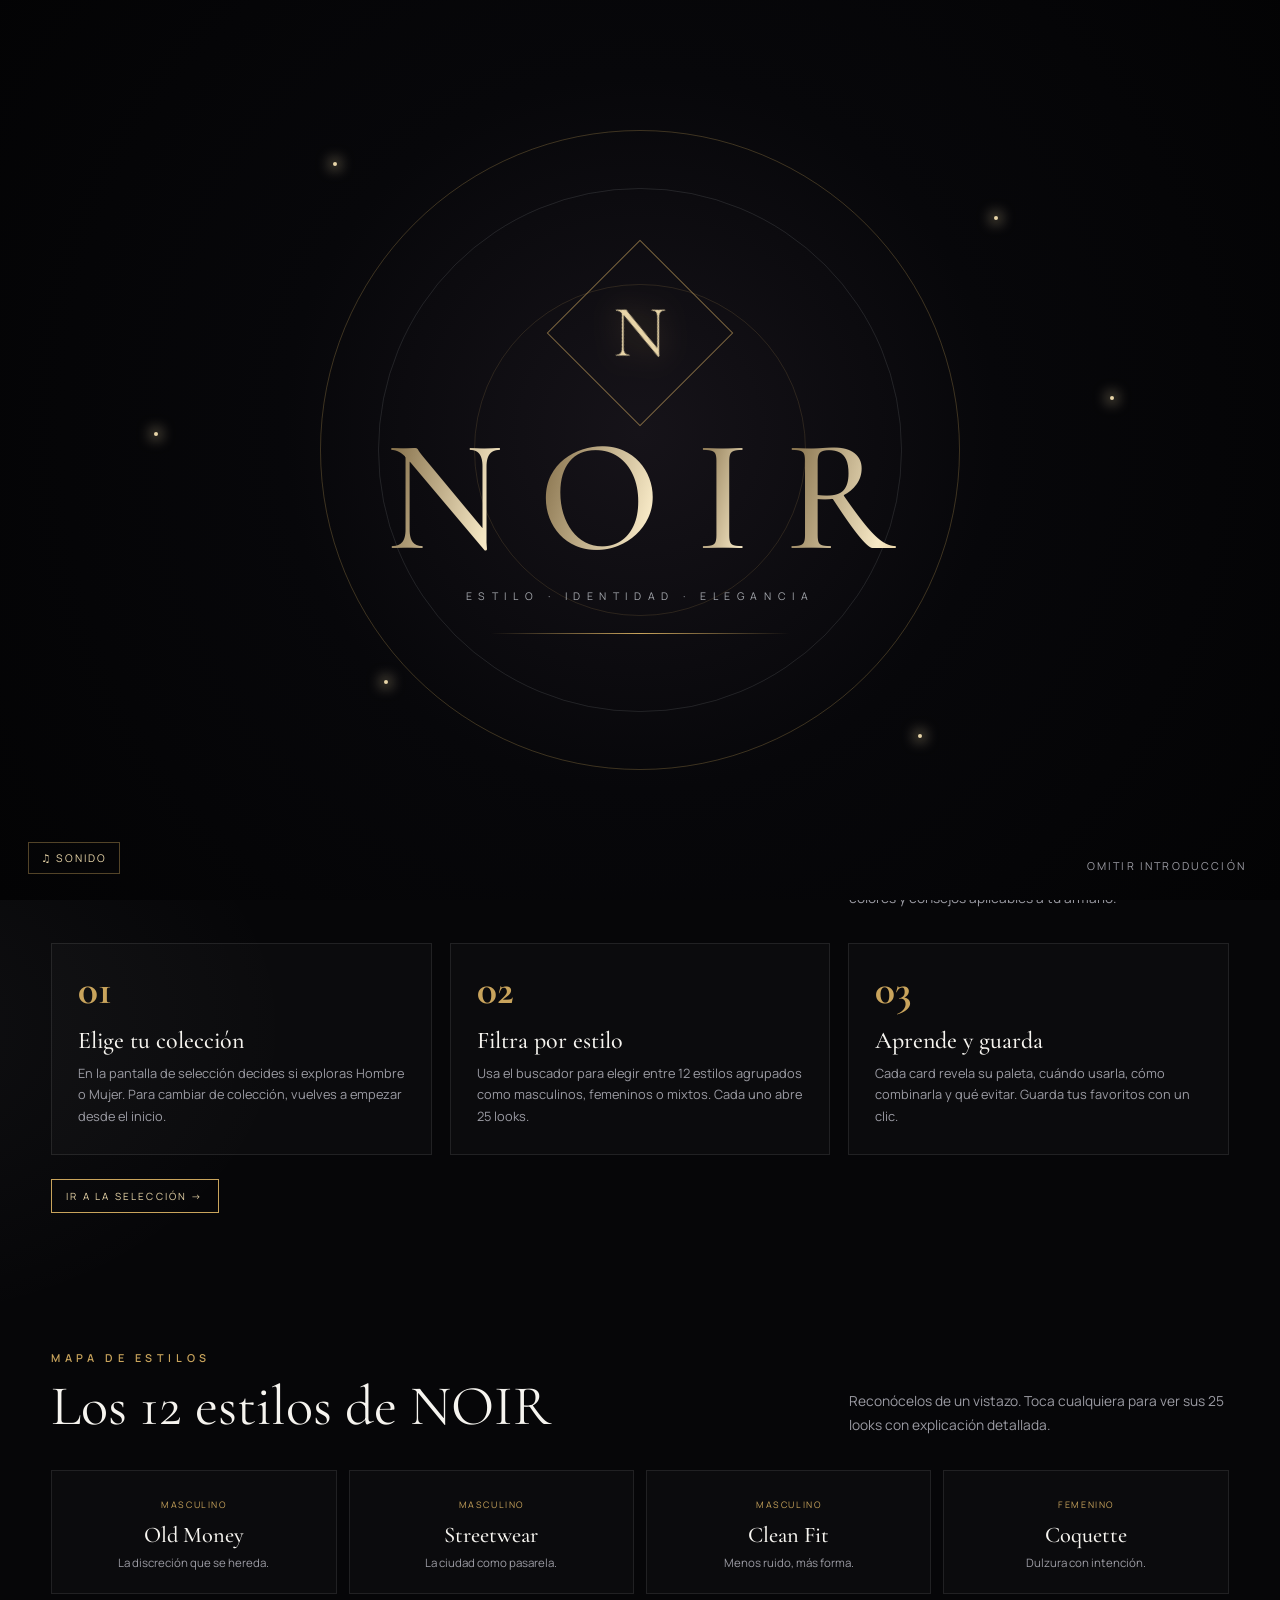
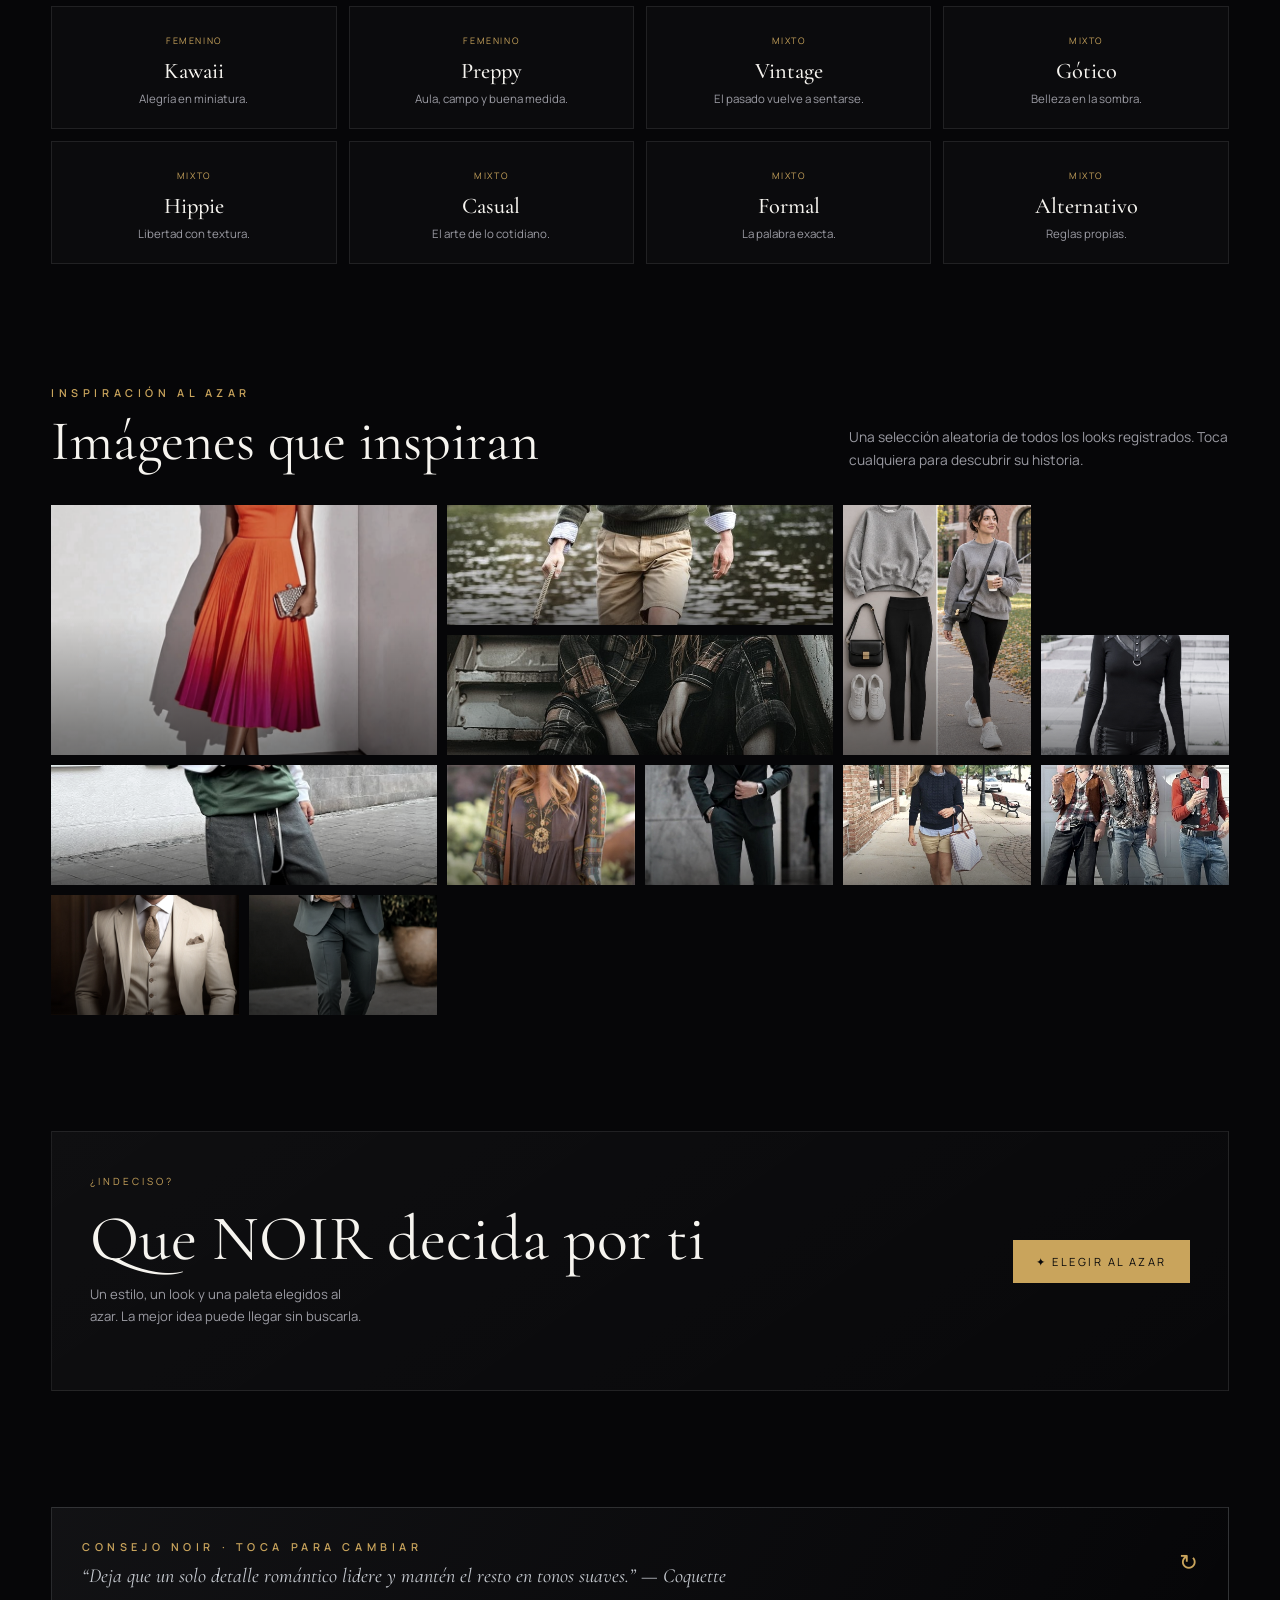
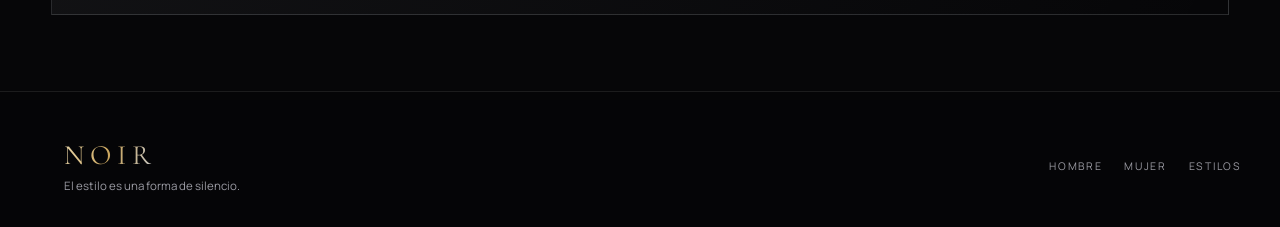
<file: index.html>
<!DOCTYPE html>
<html lang="es">
<head>
  <meta charset="UTF-8">
  <meta name="viewport" content="width=device-width, initial-scale=1">
  <meta name="description" content="NOIR · Recomendaciones de outfits por estilo: old money, streetwear, vintage, gótico, clean fit y más.">
  <title>NOIR · Guía de estilo</title>
  <link rel="stylesheet" href="assets/css/styles.css">
</head>
<body data-page="home">

  <!-- Animación de entrada -->
  <div id="splash" aria-label="Presentación de NOIR">
    <div class="splash-ring"></div>
    <span class="splash-spark" style="top:18%;left:26%;animation-delay:.1s"></span>
    <span class="splash-spark" style="top:24%;right:22%;animation-delay:.7s"></span>
    <span class="splash-spark" style="bottom:24%;left:30%;animation-delay:1.2s"></span>
    <span class="splash-spark" style="bottom:18%;right:28%;animation-delay:.4s"></span>
    <span class="splash-spark" style="top:48%;left:12%;animation-delay:1.6s"></span>
    <span class="splash-spark" style="top:44%;right:13%;animation-delay:.9s"></span>
    <div class="splash-center">
      <div class="monogram"><span>N</span></div>
      <h1 class="splash-title"><span>N</span><span>O</span><span>I</span><span>R</span></h1>
      <div class="splash-sub">Estilo · Identidad · Elegancia</div>
      <div class="splash-line"></div>
    </div>
    <button id="splash-sound" class="splash-sound" type="button" aria-pressed="true">♫ Sonido</button>
    <button id="splash-skip" class="splash-skip" type="button">Omitir introducción</button>
    <span id="splash-sound-hint" class="splash-sound-hint hidden">Toca para activar el sonido</span>
  </div>

  <header class="site-header">
    <a class="brand" href="index.html"><span class="brand-mark">NOIR</span><span class="brand-dot"></span></a>
    <nav class="nav">
      <a class="active" href="index.html">Inicio</a>
      <a href="men.html">Hombre</a>
      <a href="women.html">Mujer</a>
      <button class="btn btn--small menu-trigger" type="button" data-open-search>✦ Buscar estilo</button>
    </nav>
  </header>

  <main>
    <section class="hero">
      <div class="hero-glow"></div>
      <div class="wrap hero-inner">
        <span class="eyebrow">La guía de estilo que buscabas</span>
        <h1>Viste tu<br><em>actitud.</em></h1>
        <p>Descubre outfits curados por estilo, con paletas de color, prendas clave y una explicación clara para que sepas exactamente por qué funcionan.</p>
        <div class="hero-actions">
          <a class="btn btn--solid" href="select.html">Elegir Hombre o Mujer →</a>
          <button class="btn btn--ghost" type="button" data-open-search>Buscar estilos</button>
        </div>
        <div class="hero-meta">
          <div><strong>12</strong><span>Estilos</span></div>
          <div><strong id="hero-count">450</strong><span>Looks registrados</span></div>
          <div><strong>03</strong><span>Grupos</span></div>
        </div>
      </div>
    </section>

    <div class="wrap"><div class="divider"></div></div>

    <section class="section section--top" id="colecciones">
      <div class="wrap">
        <div class="section-head">
          <div><span class="eyebrow">Guía rápida</span><h2>Así funciona NOIR</h2></div>
          <p>Tres pasos para pasar de la duda a un look concreto, con colores y consejos aplicables a tu armario.</p>
        </div>
        <div class="steps">
          <div class="step"><b>01</b><h3>Elige tu colección</h3><p>En la pantalla de selección decides si exploras Hombre o Mujer. Para cambiar de colección, vuelves a empezar desde el inicio.</p></div>
          <div class="step"><b>02</b><h3>Filtra por estilo</h3><p>Usa el buscador para elegir entre 12 estilos agrupados como masculinos, femeninos o mixtos. Cada uno abre 25 looks.</p></div>
          <div class="step"><b>03</b><h3>Aprende y guarda</h3><p>Cada card revela su paleta, cuándo usarla, cómo combinarla y qué evitar. Guarda tus favoritos con un clic.</p></div>
        </div>
        <p style="margin-top:24px"><a class="btn btn--small" href="select.html">Ir a la selección →</a></p>
      </div>
    </section>

    <section class="section section--top">
      <div class="wrap">
        <div class="section-head">
          <div><span class="eyebrow">Mapa de estilos</span><h2>Los 12 estilos de NOIR</h2></div>
          <p>Reconócelos de un vistazo. Toca cualquiera para ver sus 25 looks con explicación detallada.</p>
        </div>
        <div class="style-map" id="style-map"></div>
      </div>
    </section>

    <section class="section section--top">
      <div class="wrap">
        <div class="section-head">
          <div><span class="eyebrow">Inspiración al azar</span><h2>Imágenes que inspiran</h2></div>
          <p>Una selección aleatoria de todos los looks registrados. Toca cualquiera para descubrir su historia.</p>
        </div>
        <div class="mosaic" id="mosaic" aria-label="Galería aleatoria de outfits"></div>
      </div>
    </section>

    <section class="section section--top">
      <div class="wrap">
        <div class="gender-card" style="grid-template-columns:1fr auto">
          <div>
            <small>¿Indeciso?</small>
            <h3 class="serif">Que NOIR decida por ti</h3>
            <p>Un estilo, un look y una paleta elegidos al azar. La mejor idea puede llegar sin buscarla.</p>
          </div>
          <button class="btn btn--solid" type="button" data-random>✦ Elegir al azar</button>
        </div>
      </div>
    </section>

    <section class="section section--top">
      <div class="wrap">
        <div class="tip-box" id="tip-box" role="button" tabindex="0" title="Toca para ver otro consejo">
          <div><span class="eyebrow">Consejo NOIR · toca para cambiar</span><p id="tip-text"></p></div>
          <span style="color:var(--gold);font-size:1.4rem">↻</span>
        </div>
      </div>
    </section>
  </main>

  <footer class="site-footer">
    <div class="wrap footer-inner">
      <div><a class="brand" href="index.html"><span class="brand-mark">NOIR</span></a><p>El estilo es una forma de silencio.</p></div>
      <div class="footer-links"><a href="men.html">Hombre</a><a href="women.html">Mujer</a><a href="#" data-open-search>Estilos</a></div>
    </div>
  </footer>

  <div id="search-overlay">
    <aside class="search-panel" role="dialog" aria-label="Buscar por estilo">
      <div class="search-panel-head">
        <div><span class="eyebrow">Menú de búsqueda</span><h2 class="serif">Explora estilos</h2></div>
        <button class="icon-close" type="button" data-close-search aria-label="Cerrar búsqueda">✕</button>
      </div>
      <div class="search-strip" id="search-strip"></div>
      <input id="search-input" class="search-input" type="search" placeholder="Buscar un estilo…" aria-label="Buscar un estilo">
      <div id="category-groups"></div>
      <div class="search-note"><b>12 estilos · 450 looks.</b> Cada estilo abre 25 cards con colores, categoría y explicación. ¿No sabes cuál usar? Prueba el botón <b>al azar</b>.</div>
    </aside>
  </div>

  <div id="detail-overlay"><div class="detail-box" role="dialog" aria-label="Detalle del outfit"></div></div>

  <div id="choose-overlay">
    <div class="choose-box" role="dialog" aria-label="Elegir colección">
      <button id="choose-close" class="icon-close" type="button" aria-label="Cerrar">✕</button>
      <span class="eyebrow">Estilo mixto</span>
      <h3 id="choose-name" class="serif"></h3>
      <p>Este estilo funciona en ambas colecciones. ¿Quieres verlo en hombre o en mujer?</p>
      <div class="choose-actions">
        <button class="btn" type="button" data-choose-gender="men">Hombre</button>
        <button class="btn btn--ghost" type="button" data-choose-gender="women">Mujer</button>
      </div>
    </div>
  </div>

  <script src="assets/js/manifest.js"></script>
  <script src="assets/js/data.js"></script>
  <script src="assets/js/app.js"></script>
</body>
</html>
</file>
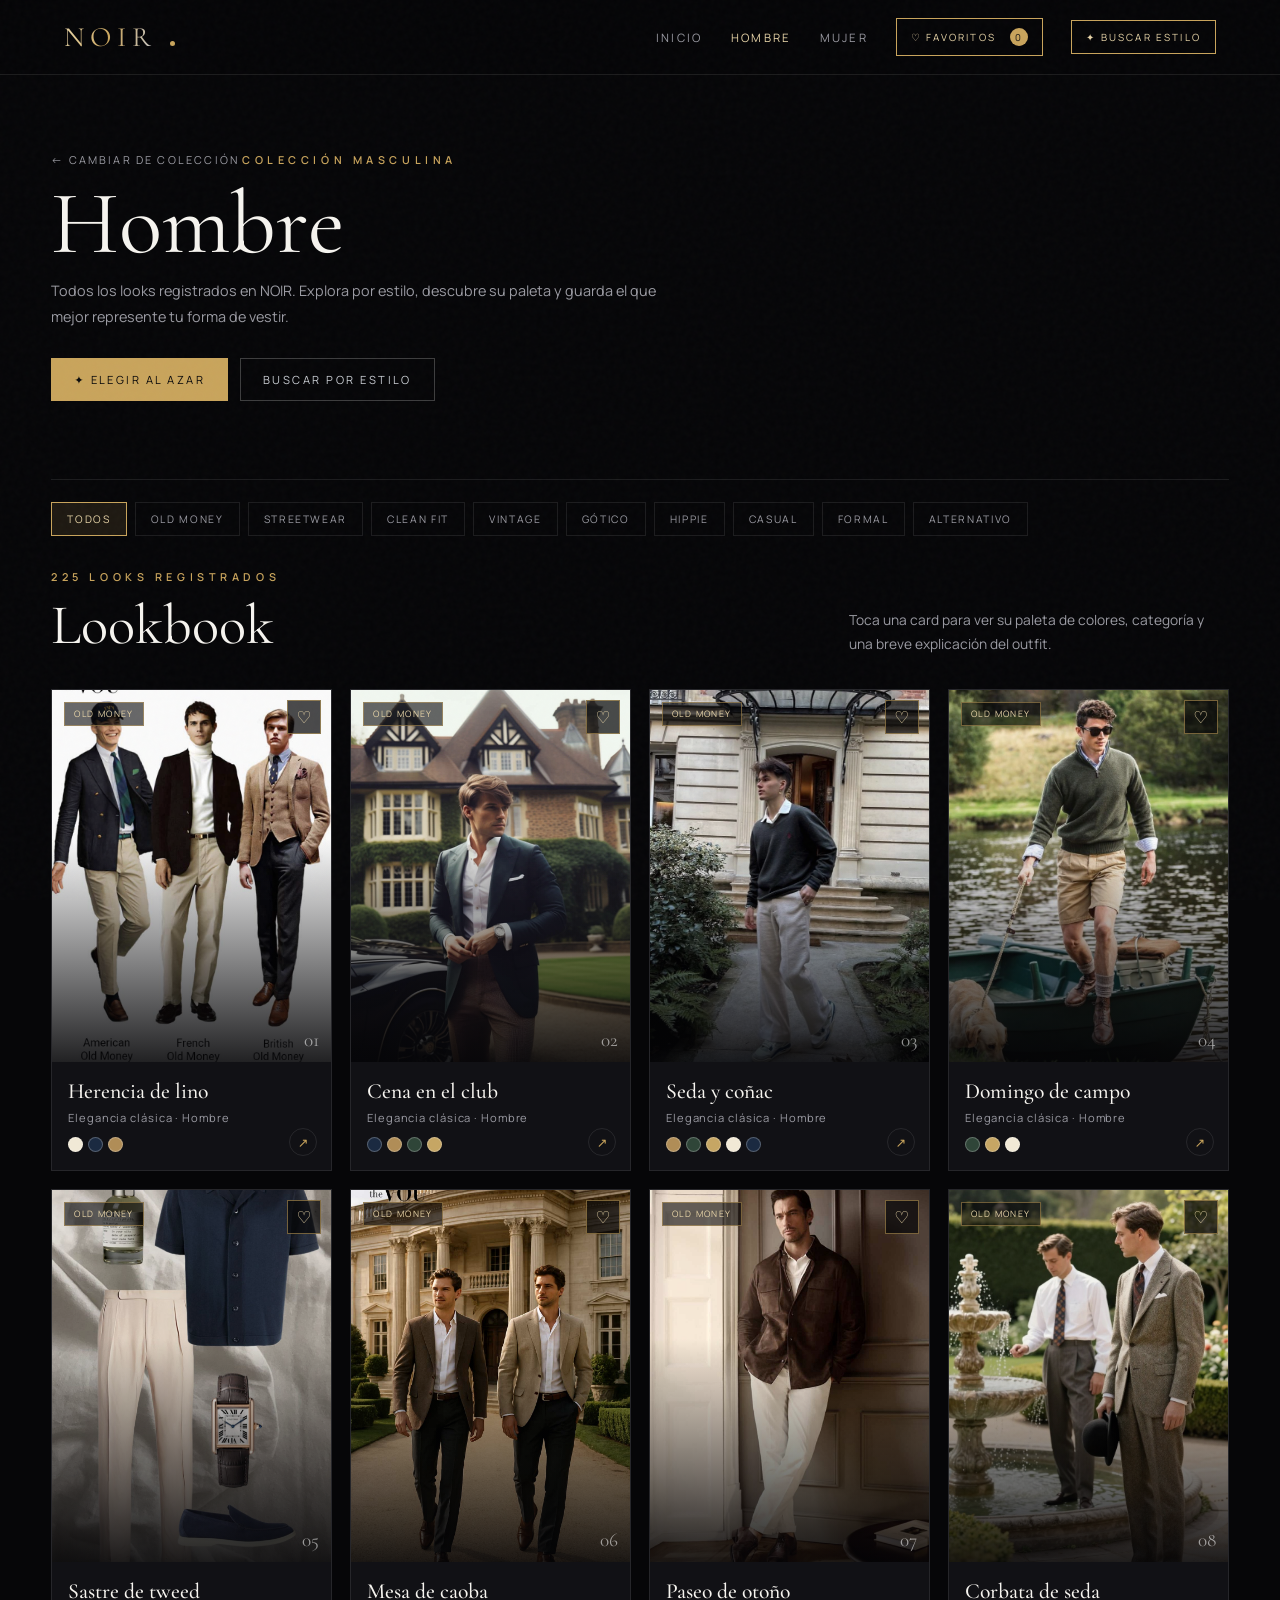
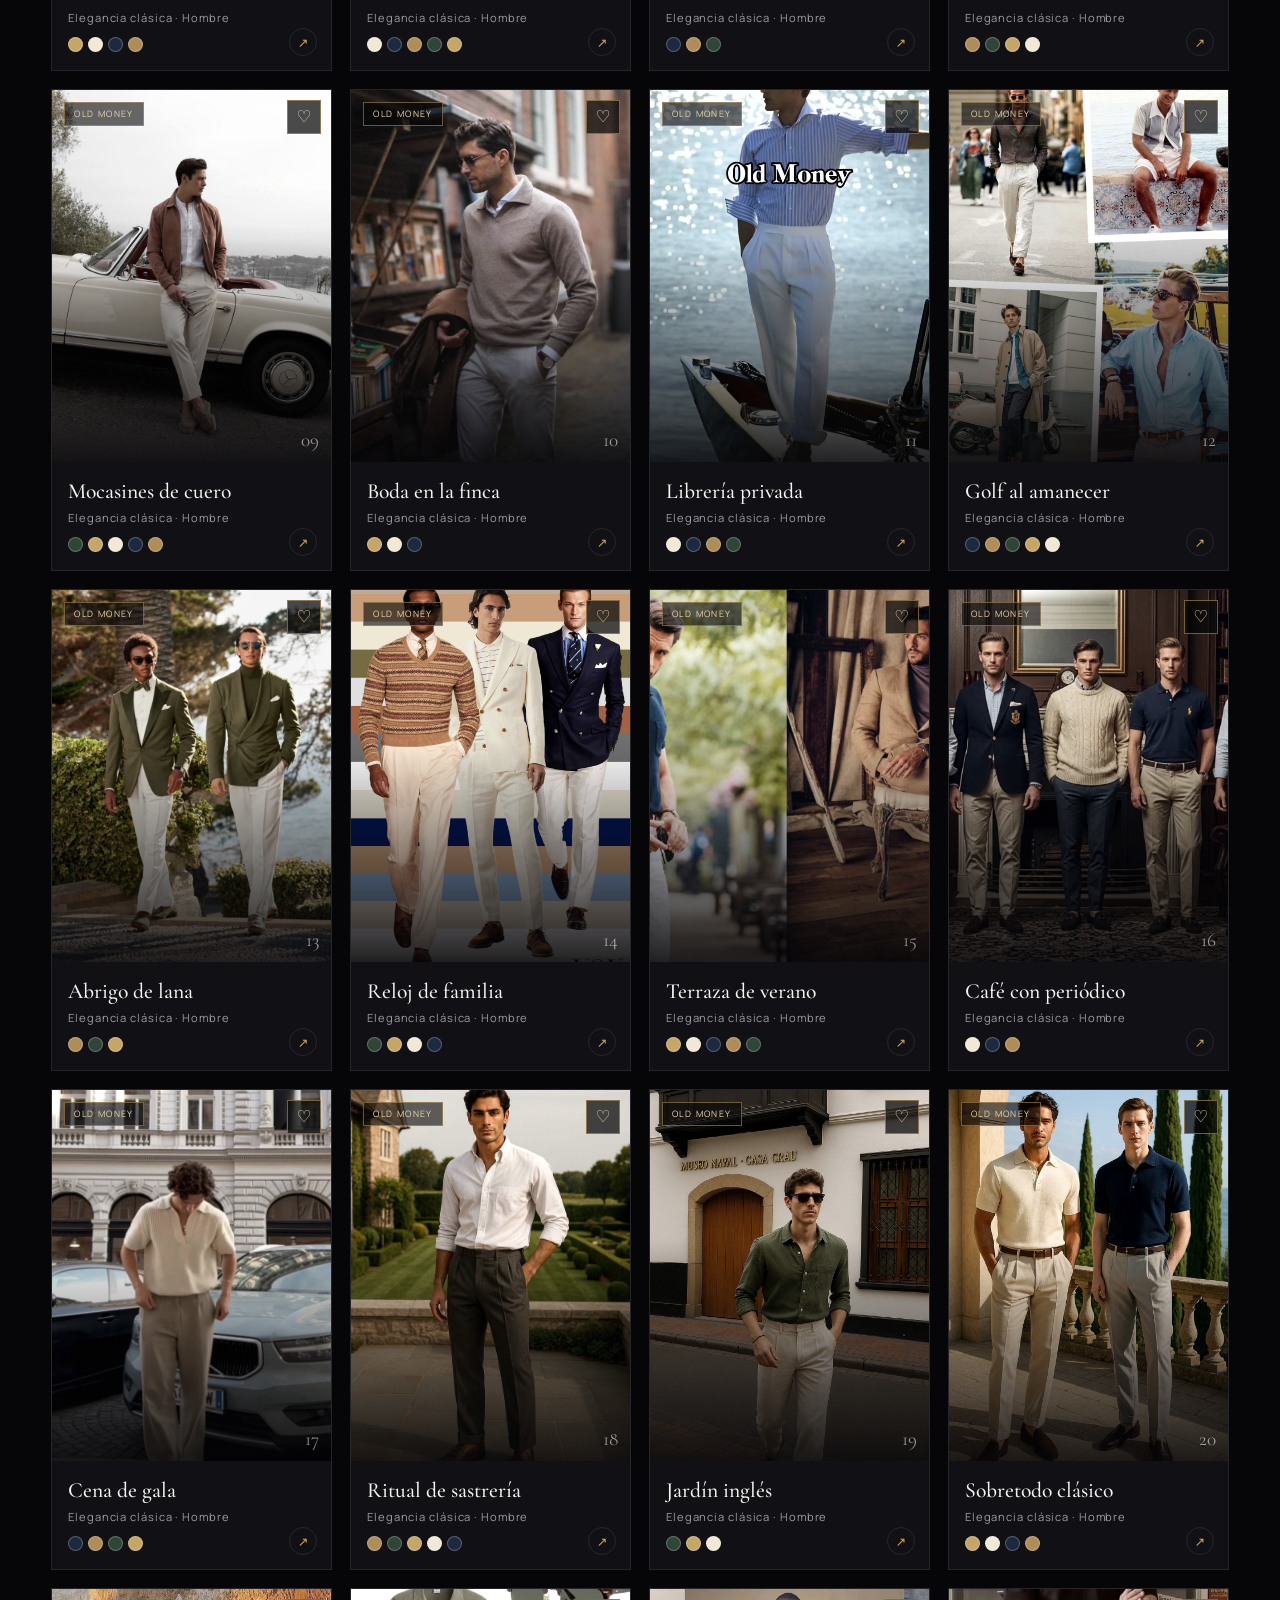
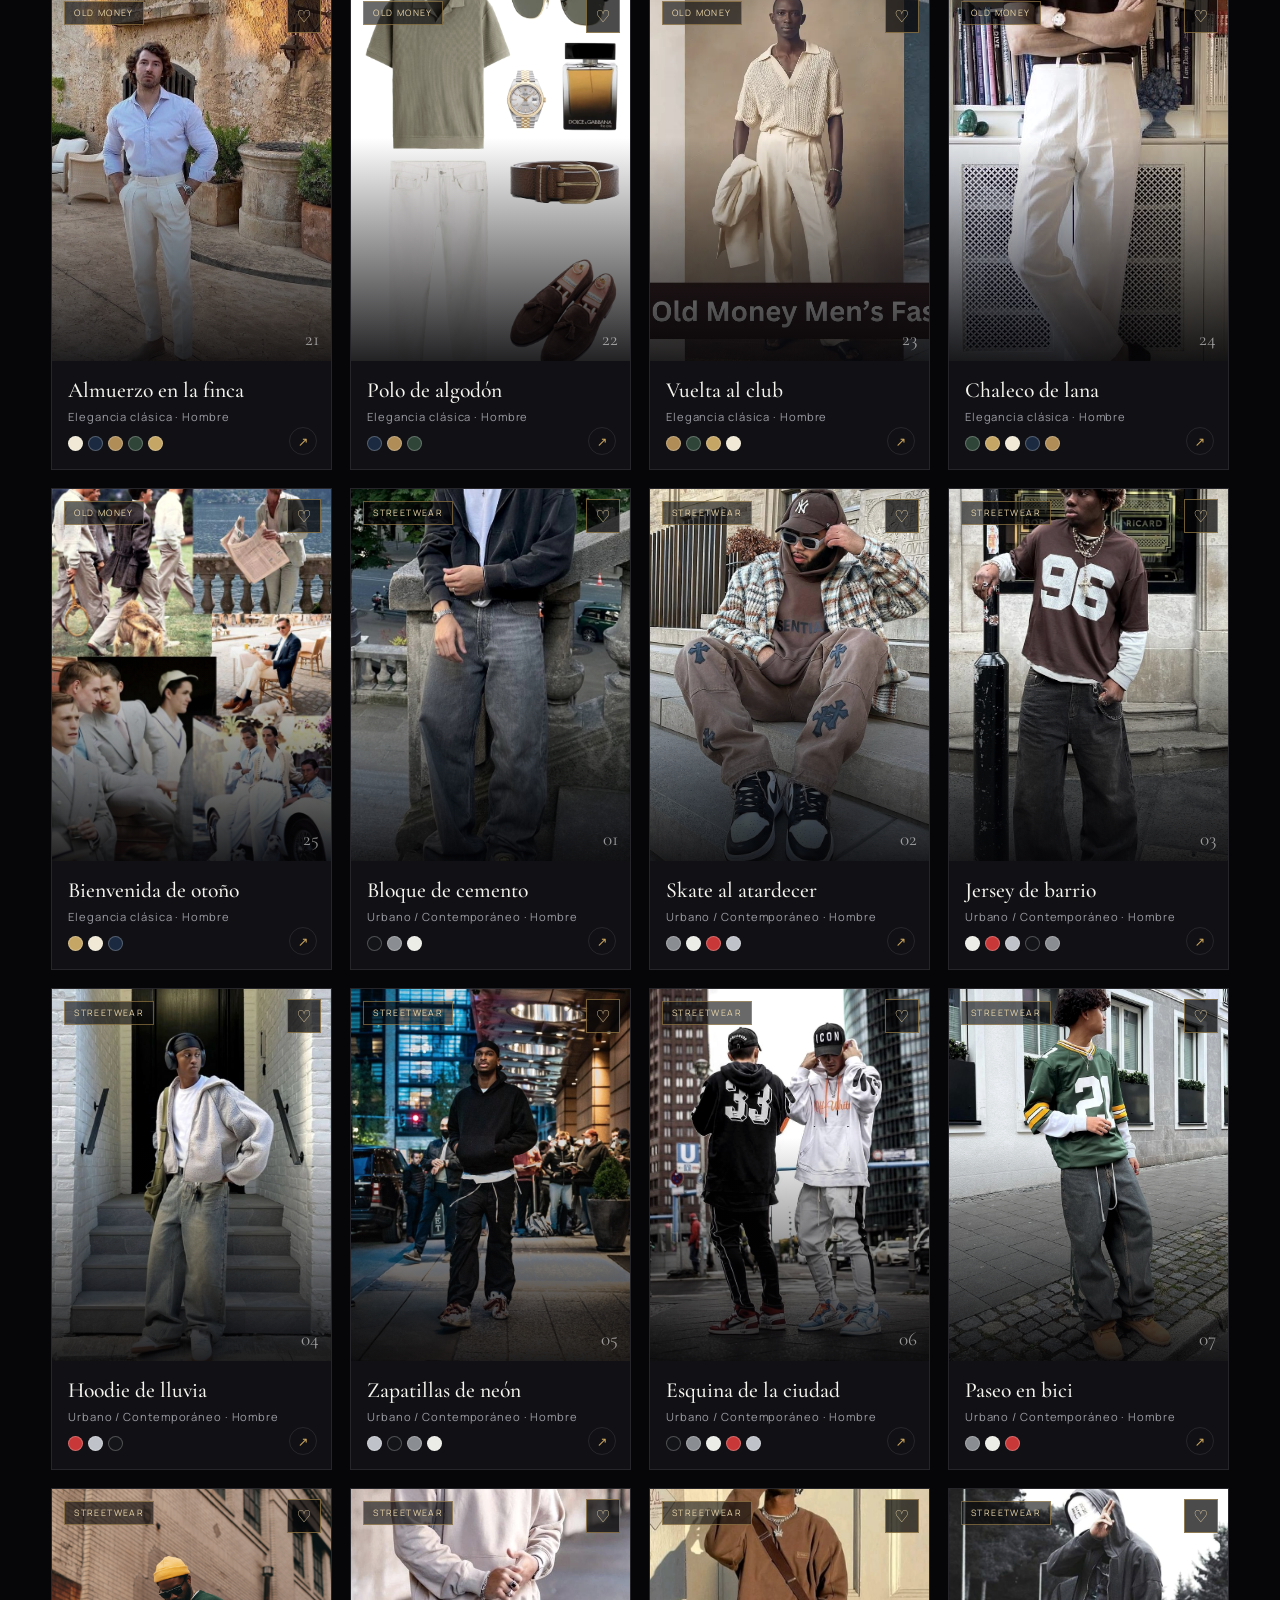
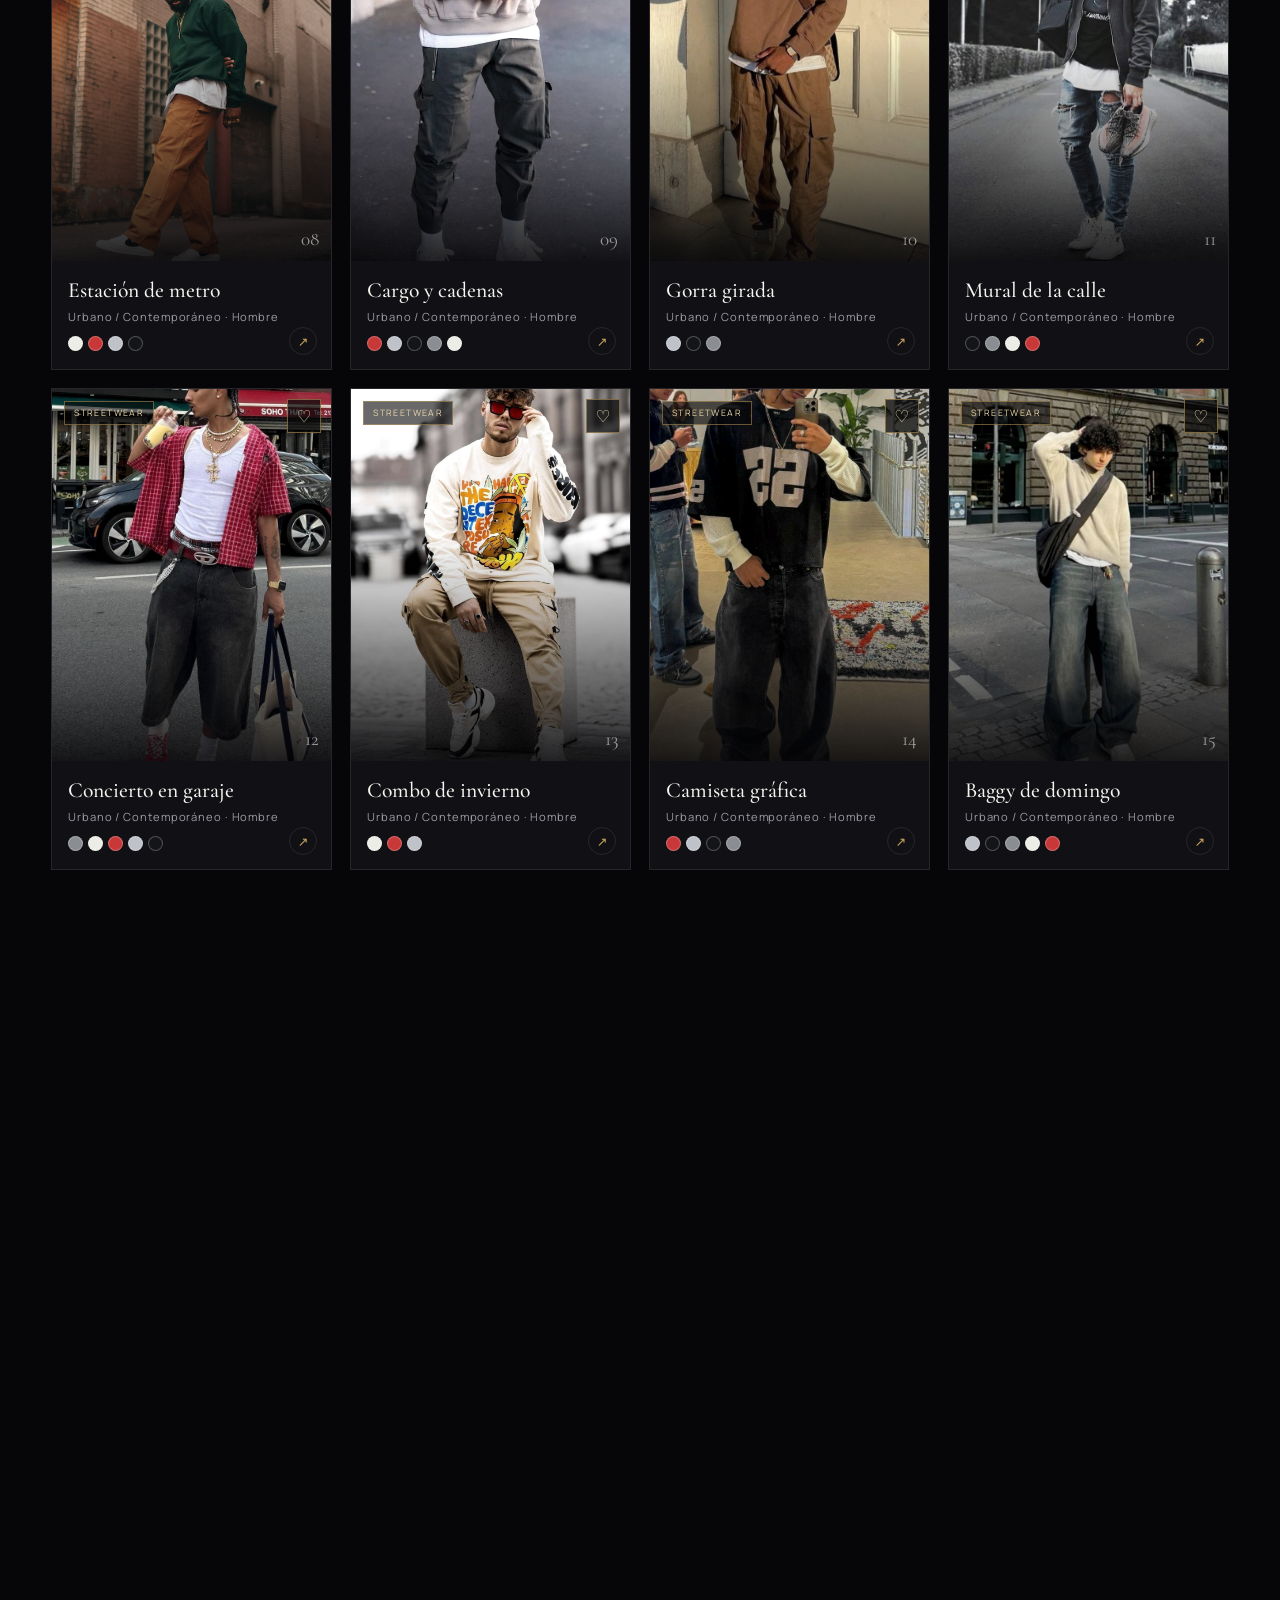
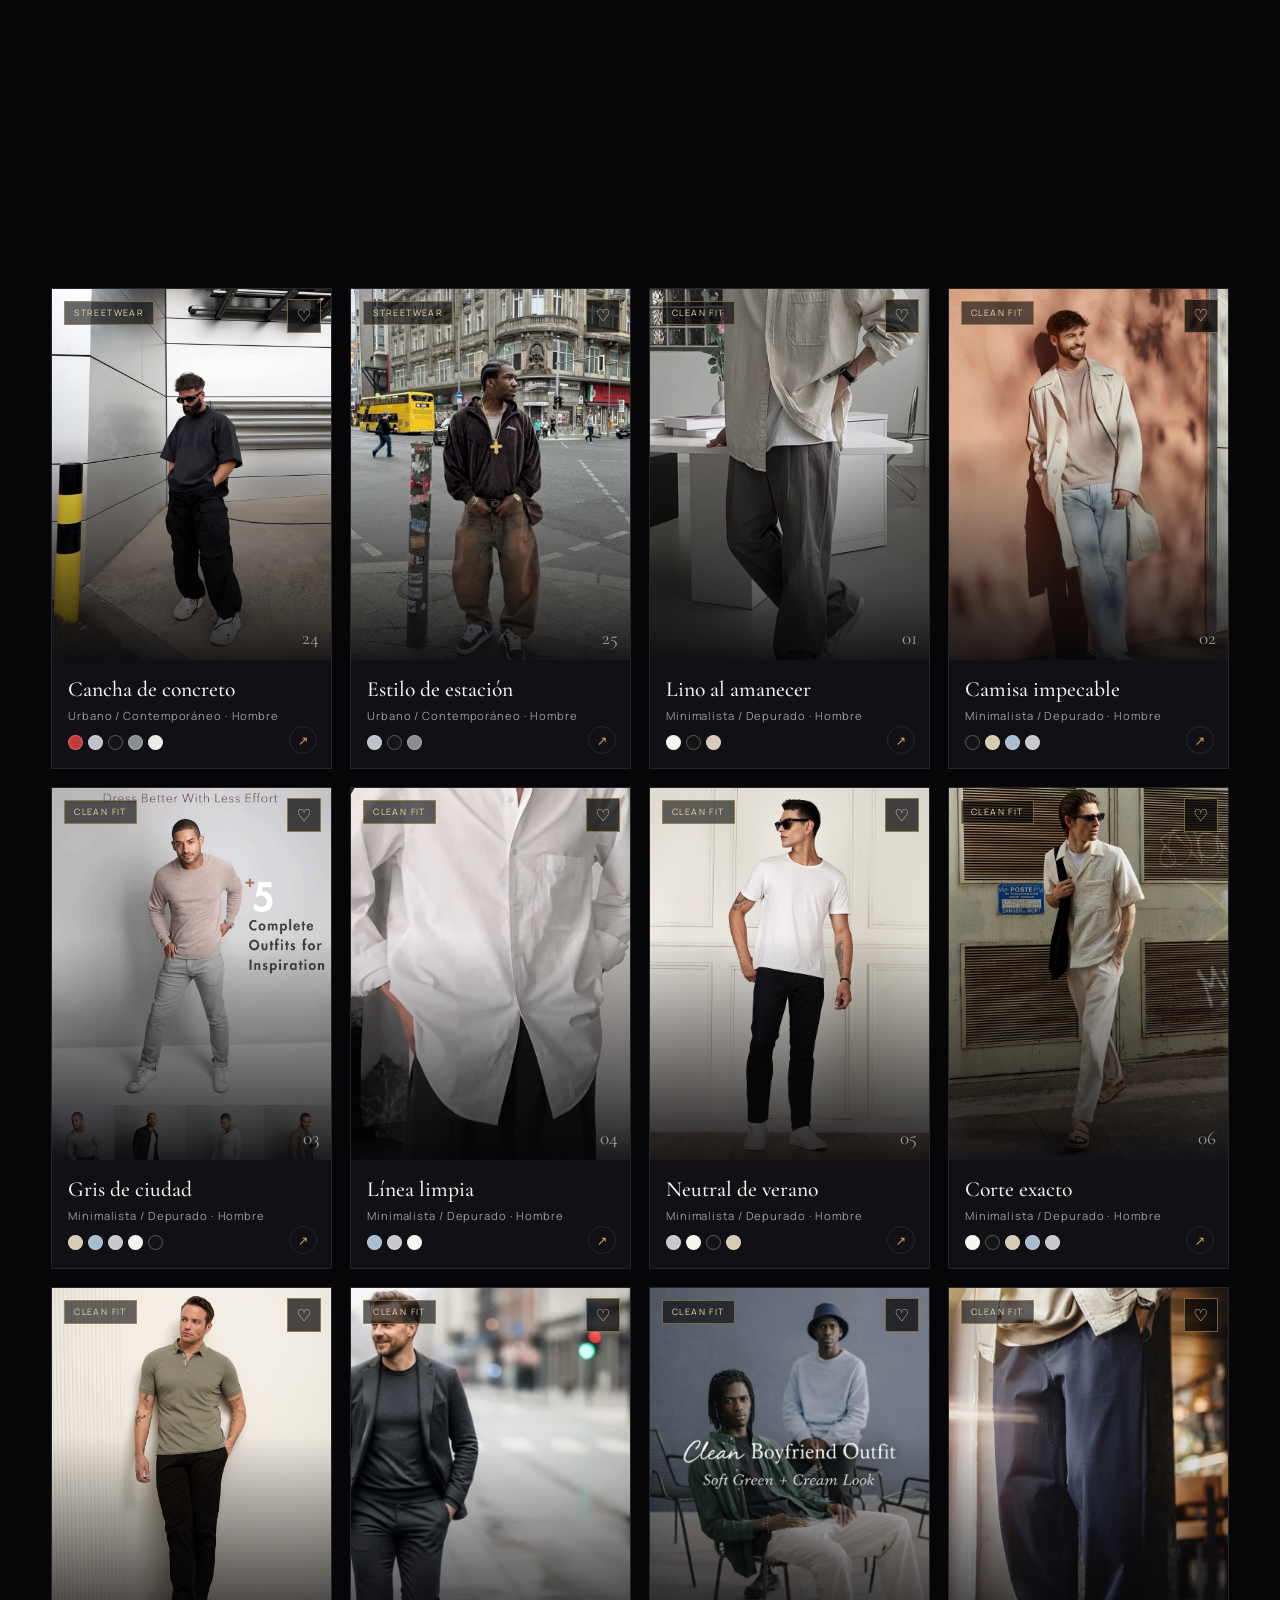
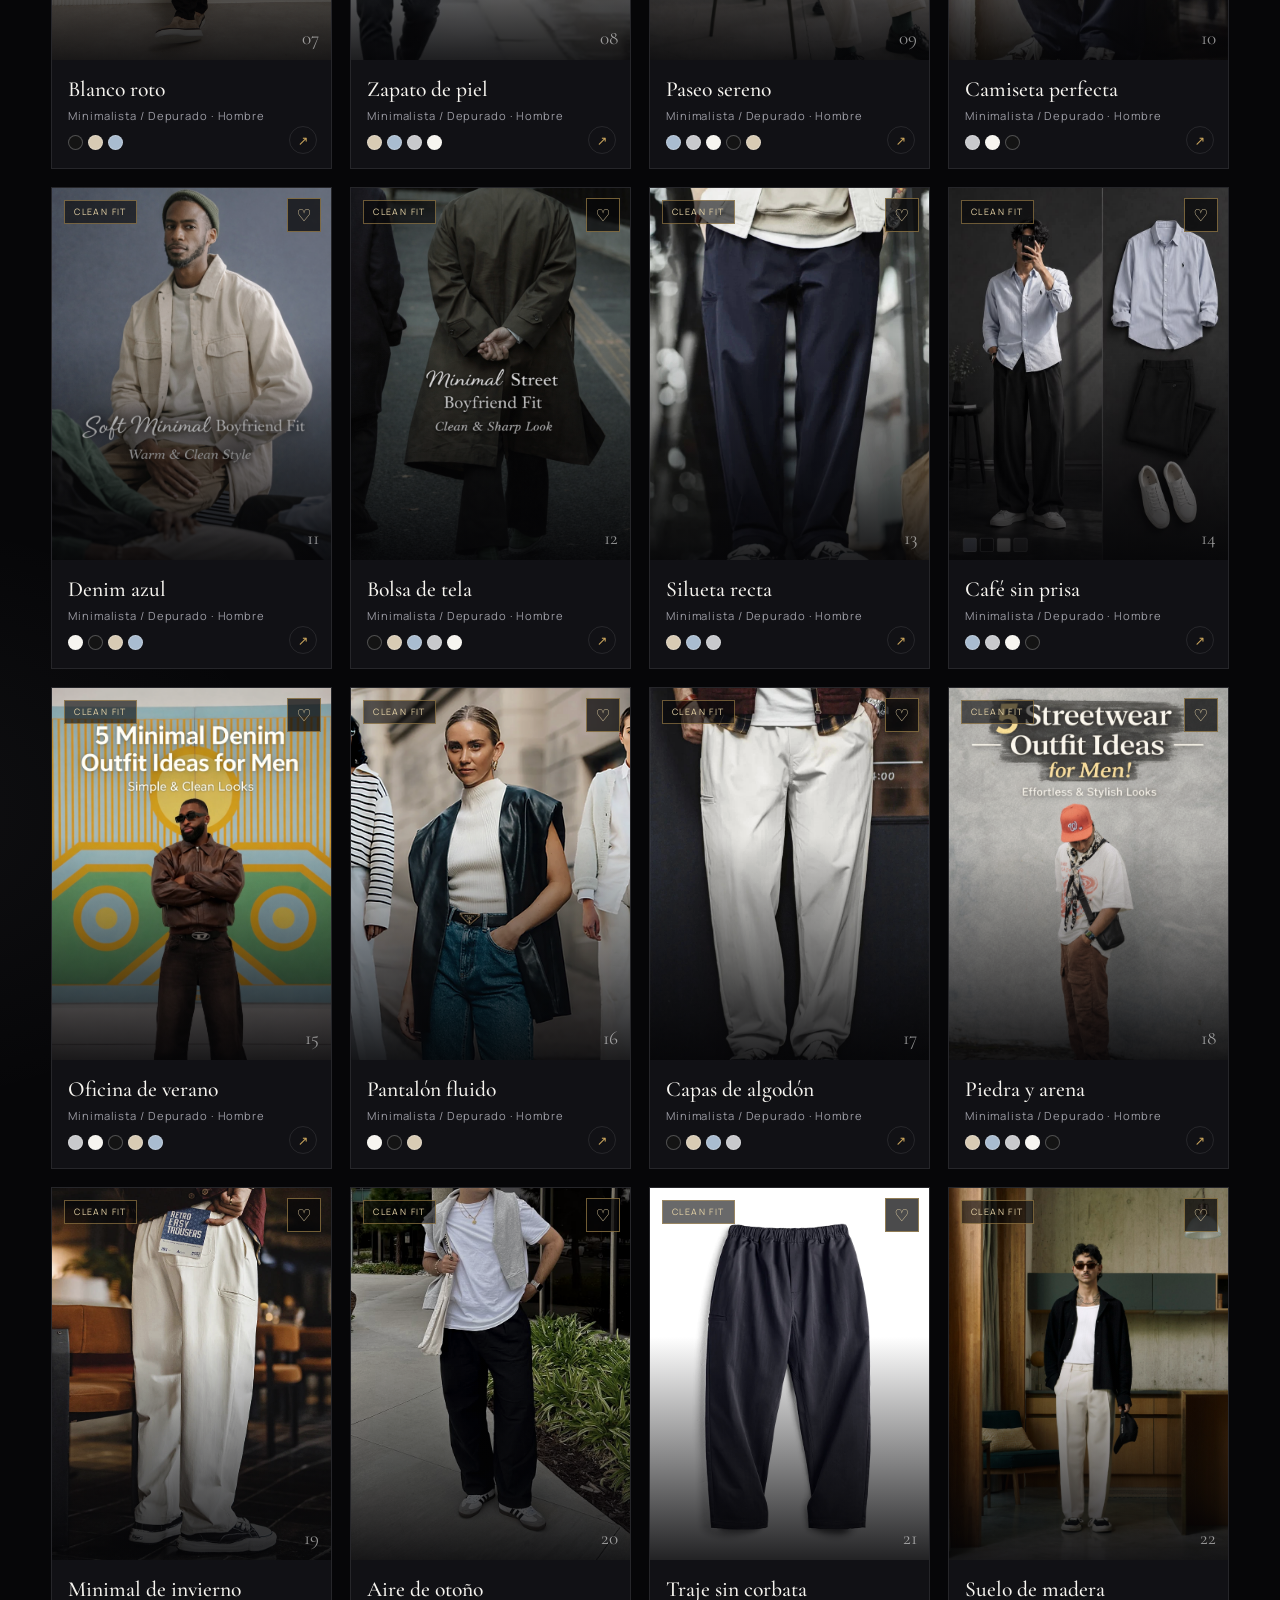
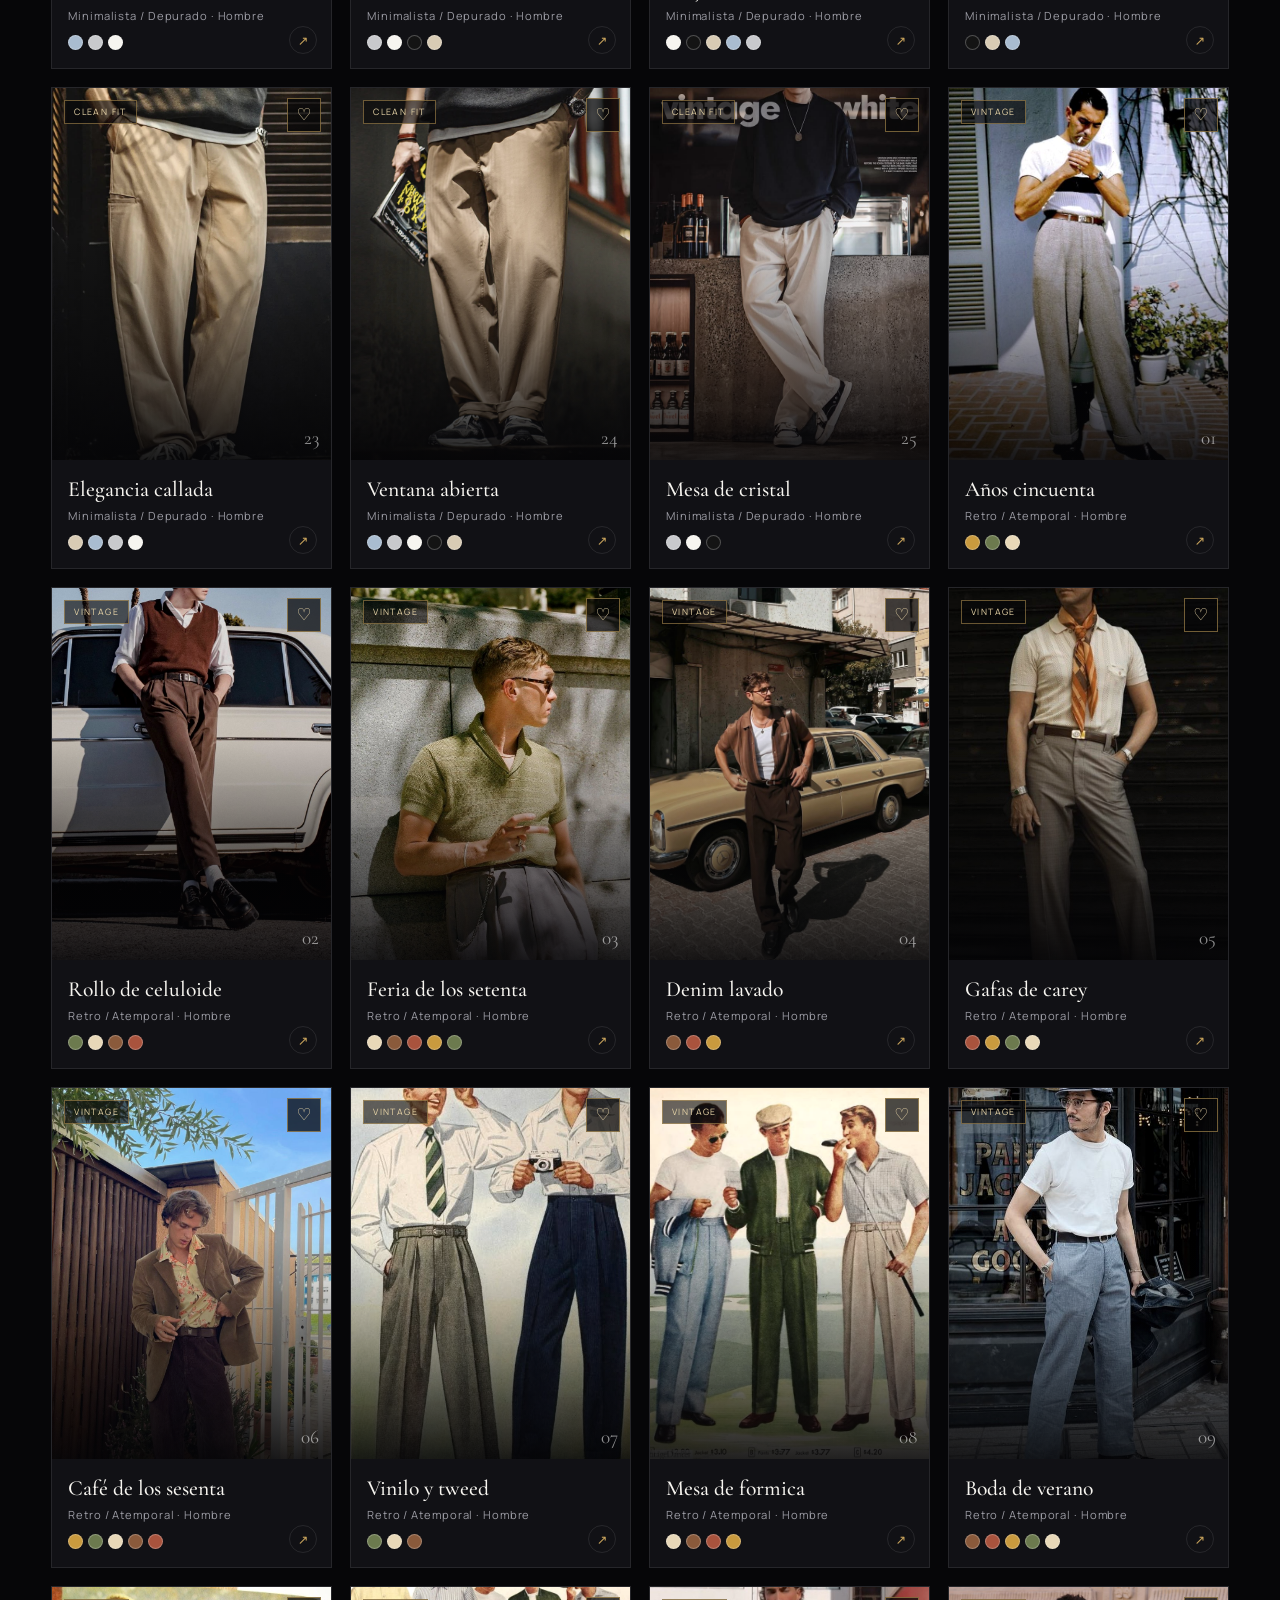
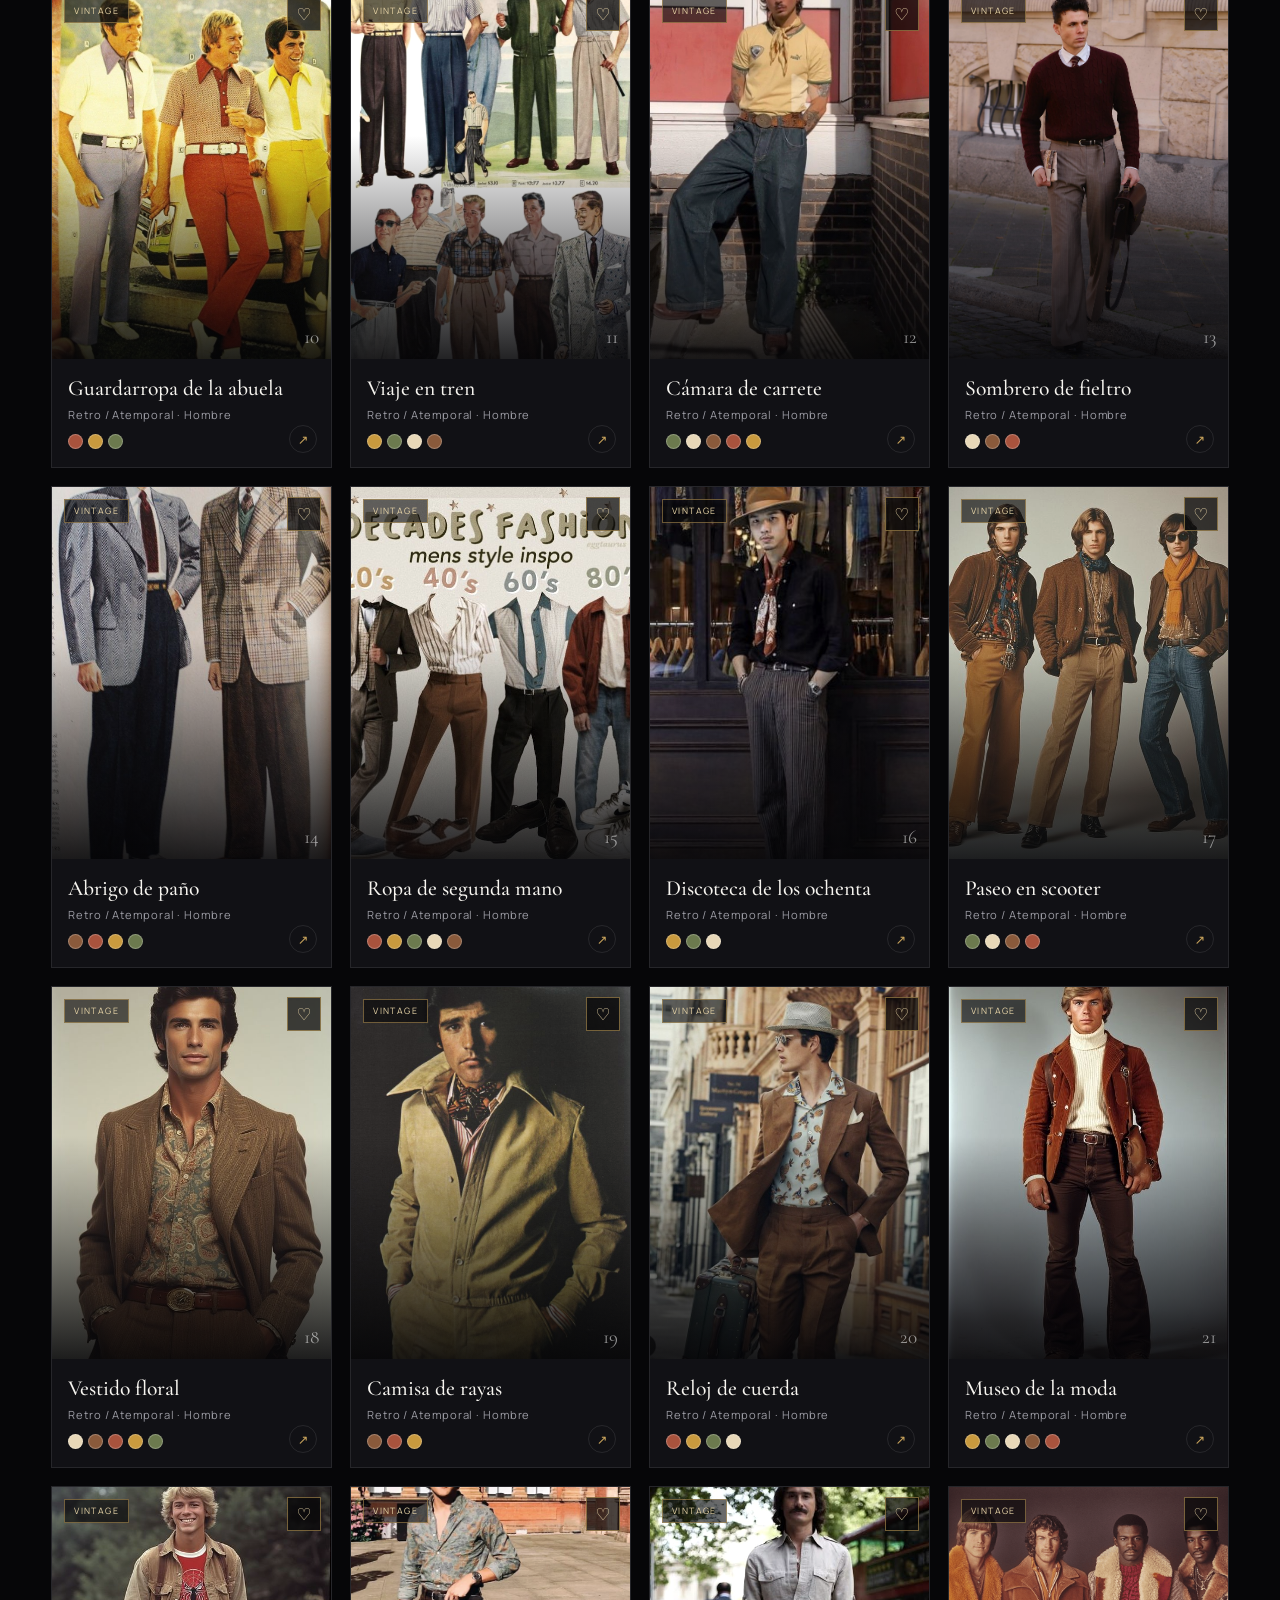
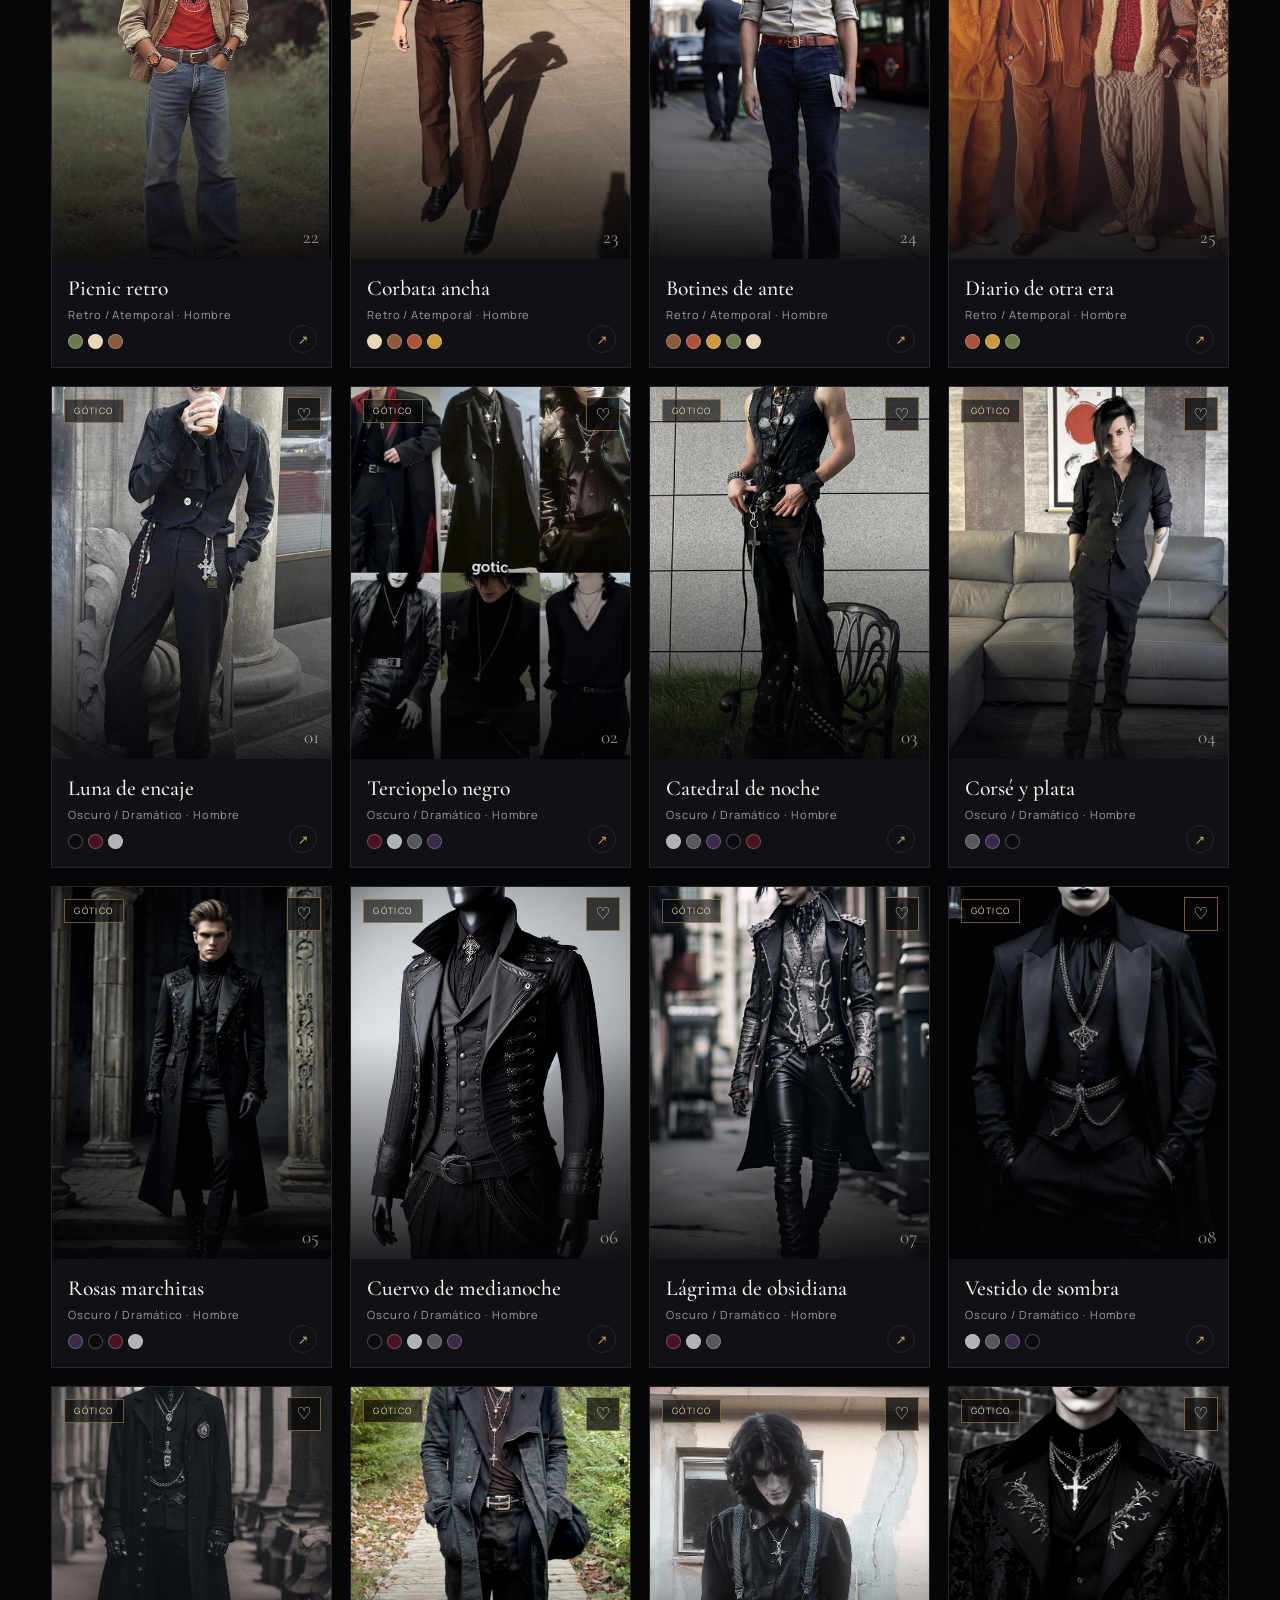
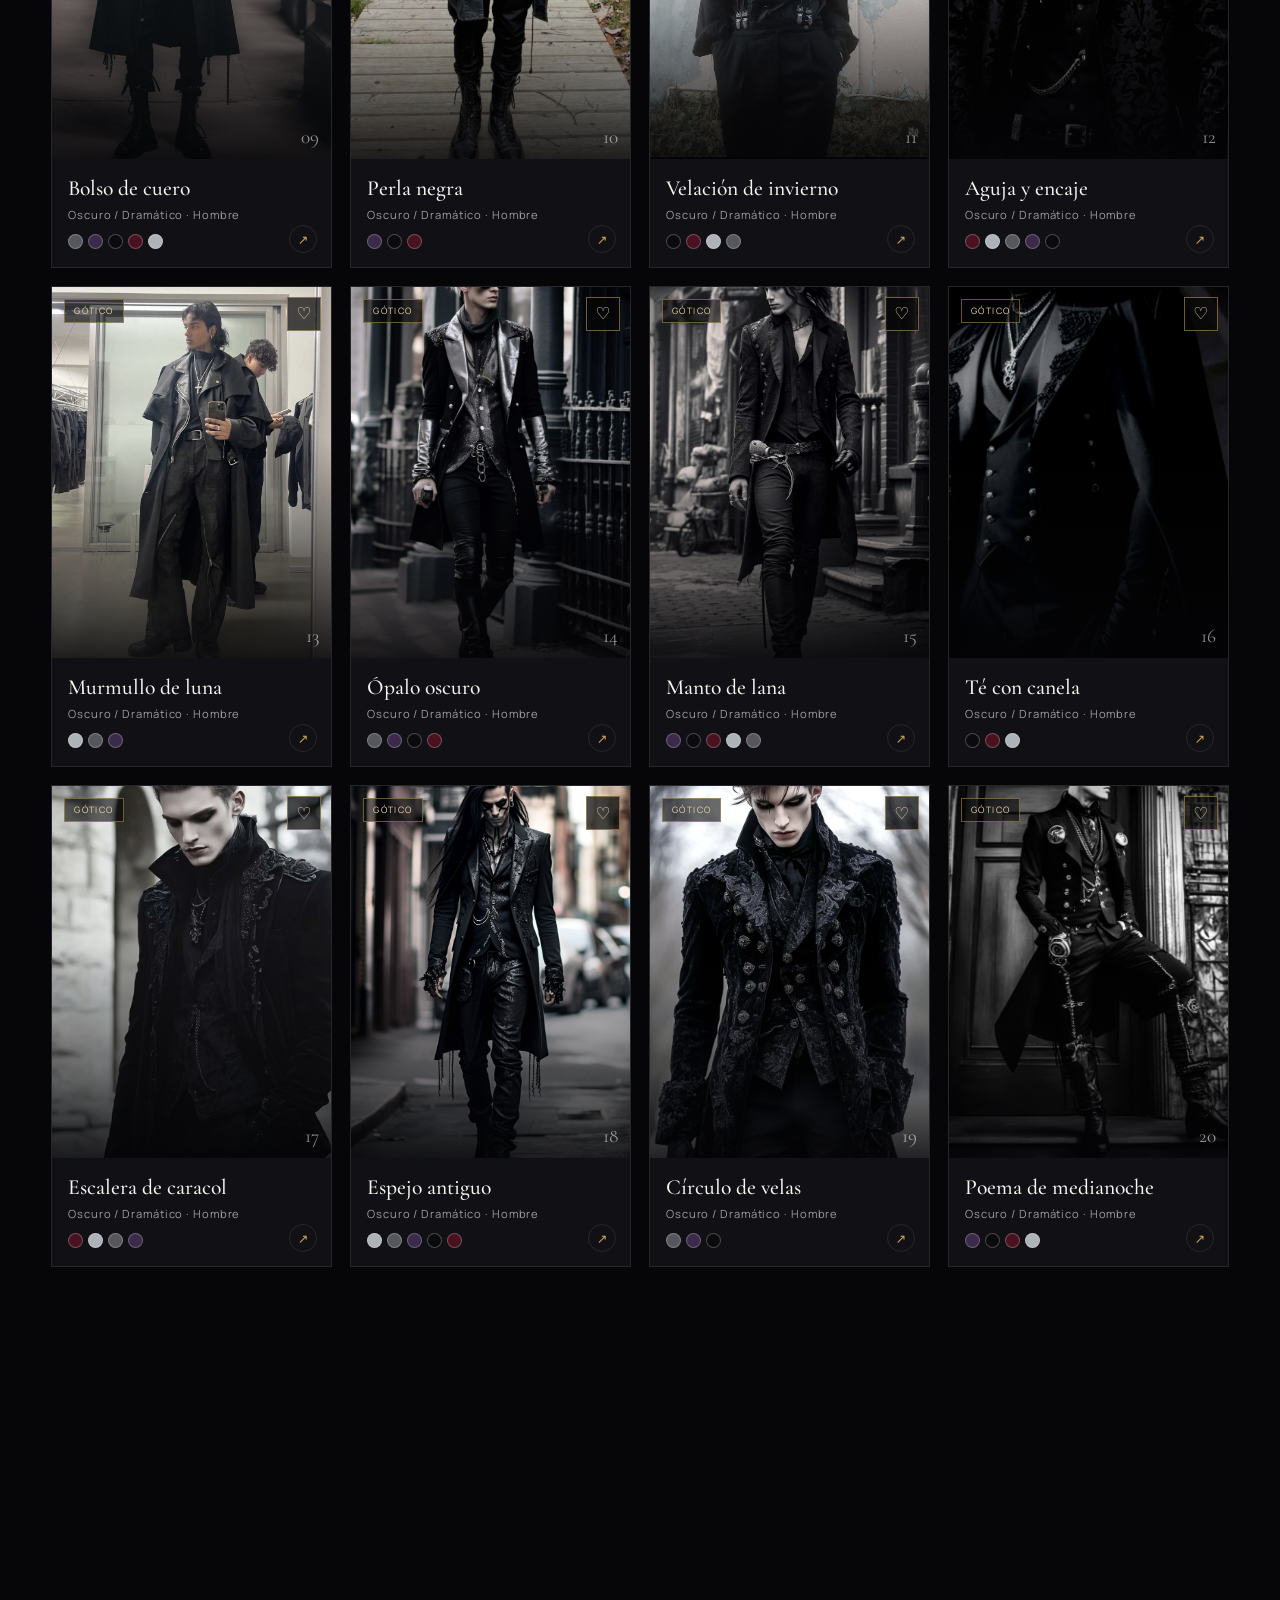
<file: men.html>
<!DOCTYPE html>
<html lang="es">
<head>
  <meta charset="UTF-8">
  <meta name="viewport" content="width=device-width, initial-scale=1">
  <meta name="description" content="Colección masculina NOIR · 225 outfits por estilo.">
  <title>Hombre · NOIR</title>
  <link rel="stylesheet" href="assets/css/styles.css">
</head>
<body data-page="men">

  <header class="site-header">
    <a class="brand" href="index.html"><span class="brand-mark">NOIR</span><span class="brand-dot"></span></a>
    <nav class="nav">
      <a href="index.html">Inicio</a>
      <a class="active" href="men.html">Hombre</a>
      <a href="women.html">Mujer</a>
      <button class="btn btn--small menu-trigger" type="button" data-open-search>✦ Buscar estilo</button>
    </nav>
  </header>

  <main>
    <section class="page-hero">
      <div class="wrap">
        <a class="back-link" href="index.html">← Volver al inicio</a>
        <span class="eyebrow" id="page-eyebrow">Colección masculina</span>
        <h1 id="page-title">Hombre</h1>
        <p id="page-description">Todos los looks registrados en NOIR.</p>
        <div class="page-hero-actions">
          <button class="btn btn--solid" type="button" data-random>✦ Elegir al azar</button>
          <button class="btn btn--ghost" type="button" data-open-search>Buscar por estilo</button>
        </div>
      </div>
    </section>

    <section class="section section--top">
      <div class="wrap">
        <div class="filters" id="style-filters"></div>
        <div class="section-head">
          <div><span class="eyebrow" id="page-count">225 looks registrados</span><h2>Lookbook</h2></div>
          <p>Toca una card para ver su paleta de colores, categoría y una breve explicación del outfit.</p>
        </div>
        <div class="card-grid" id="card-grid"></div>
      </div>
    </section>
  </main>

  <footer class="site-footer">
    <div class="wrap footer-inner">
      <div><a class="brand" href="index.html"><span class="brand-mark">NOIR</span></a><p>El estilo es una forma de silencio.</p></div>
      <div class="footer-links"><a href="men.html">Hombre</a><a href="women.html">Mujer</a><a href="#" data-open-search>Estilos</a></div>
    </div>
  </footer>

  <div id="search-overlay">
    <aside class="search-panel" role="dialog" aria-label="Buscar por estilo">
      <div class="search-panel-head">
        <div><span class="eyebrow">Menú de búsqueda</span><h2 class="serif">Explora estilos</h2></div>
        <button class="icon-close" type="button" data-close-search aria-label="Cerrar búsqueda">✕</button>
      </div>
      <div class="search-strip" id="search-strip"></div>
      <input id="search-input" class="search-input" type="search" placeholder="Buscar un estilo…" aria-label="Buscar un estilo">
      <div id="category-groups"></div>
      <div class="search-note"><b>Estilos disponibles en esta colección.</b> Cada uno abre 25 cards con colores, categoría y explicación.</div>
    </aside>
  </div>

  <div id="detail-overlay"><div class="detail-box" role="dialog" aria-label="Detalle del outfit"></div></div>

  <div id="choose-overlay">
    <div class="choose-box" role="dialog" aria-label="Elegir colección">
      <button id="choose-close" class="icon-close" type="button" aria-label="Cerrar">✕</button>
      <span class="eyebrow">Estilo mixto</span>
      <h3 id="choose-name" class="serif"></h3>
      <p>Este estilo funciona en ambas colecciones. ¿Quieres verlo en hombre o en mujer?</p>
      <div class="choose-actions">
        <button class="btn" type="button" data-choose-gender="men">Hombre</button>
        <button class="btn btn--ghost" type="button" data-choose-gender="women">Mujer</button>
      </div>
    </div>
  </div>

  <script src="assets/js/manifest.js"></script>
  <script src="assets/js/data.js"></script>
  <script src="assets/js/app.js"></script>
</body>
</html>
</file>
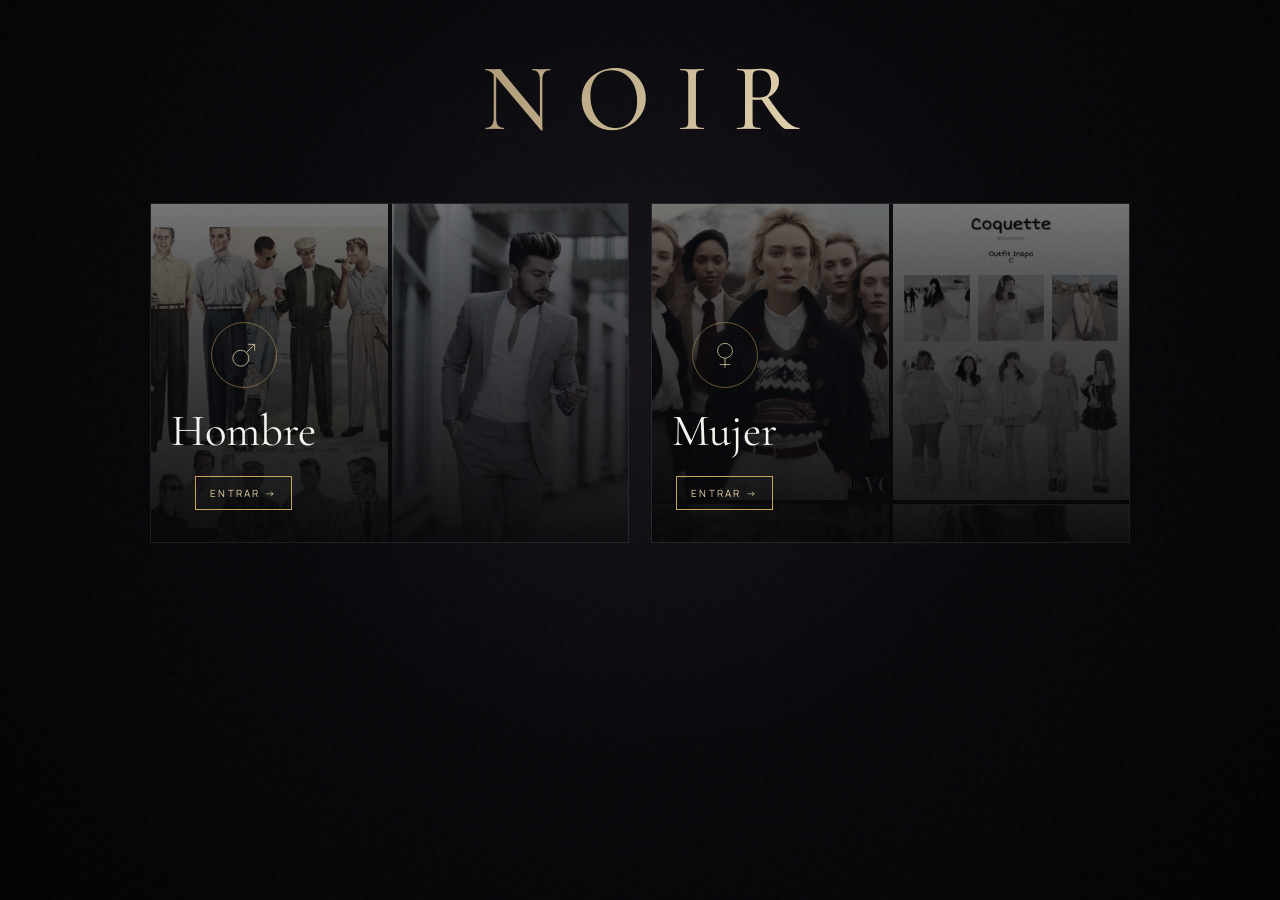
<file: select.html>
<!DOCTYPE html>
<html lang="es">
<head>
  <meta charset="UTF-8">
  <meta name="viewport" content="width=device-width, initial-scale=1">
  <meta name="description" content="Elige tu colección en NOIR: Hombre o Mujer.">
  <title>Elige tu universo · NOIR</title>
  <link rel="stylesheet" href="assets/css/styles.css">
</head>
<body data-page="select" class="select-only">

  <main class="select-page">
    <div class="select-logo" aria-label="NOIR">NOIR</div>
    <div class="select-choices">
      <a class="select-card" href="men.html" data-gender="men" data-preview="men">
        <div class="select-preview"></div>
        <div class="select-overlay"></div>
        <div class="select-content">
          <div class="select-symbol">
            <svg viewBox="0 0 64 64" aria-hidden="true"><circle cx="26" cy="38" r="15"/><path d="M37 27 52 12M40 12h12v12"/></svg>
          </div>
          <h2>Hombre</h2>
          <span class="btn btn--small">Entrar →</span>
        </div>
      </a>
      <a class="select-card" href="women.html" data-gender="women" data-preview="women">
        <div class="select-preview"></div>
        <div class="select-overlay"></div>
        <div class="select-content">
          <div class="select-symbol">
            <svg viewBox="0 0 64 64" aria-hidden="true"><circle cx="32" cy="24" r="14"/><path d="M32 38v18M22 50h20"/></svg>
          </div>
          <h2>Mujer</h2>
          <span class="btn btn--small">Entrar →</span>
        </div>
      </a>
    </div>
  </main>

  <script src="assets/js/manifest.js"></script>
  <script src="assets/js/data.js"></script>
  <script src="assets/js/app.js"></script>
</body>
</html>
</file>
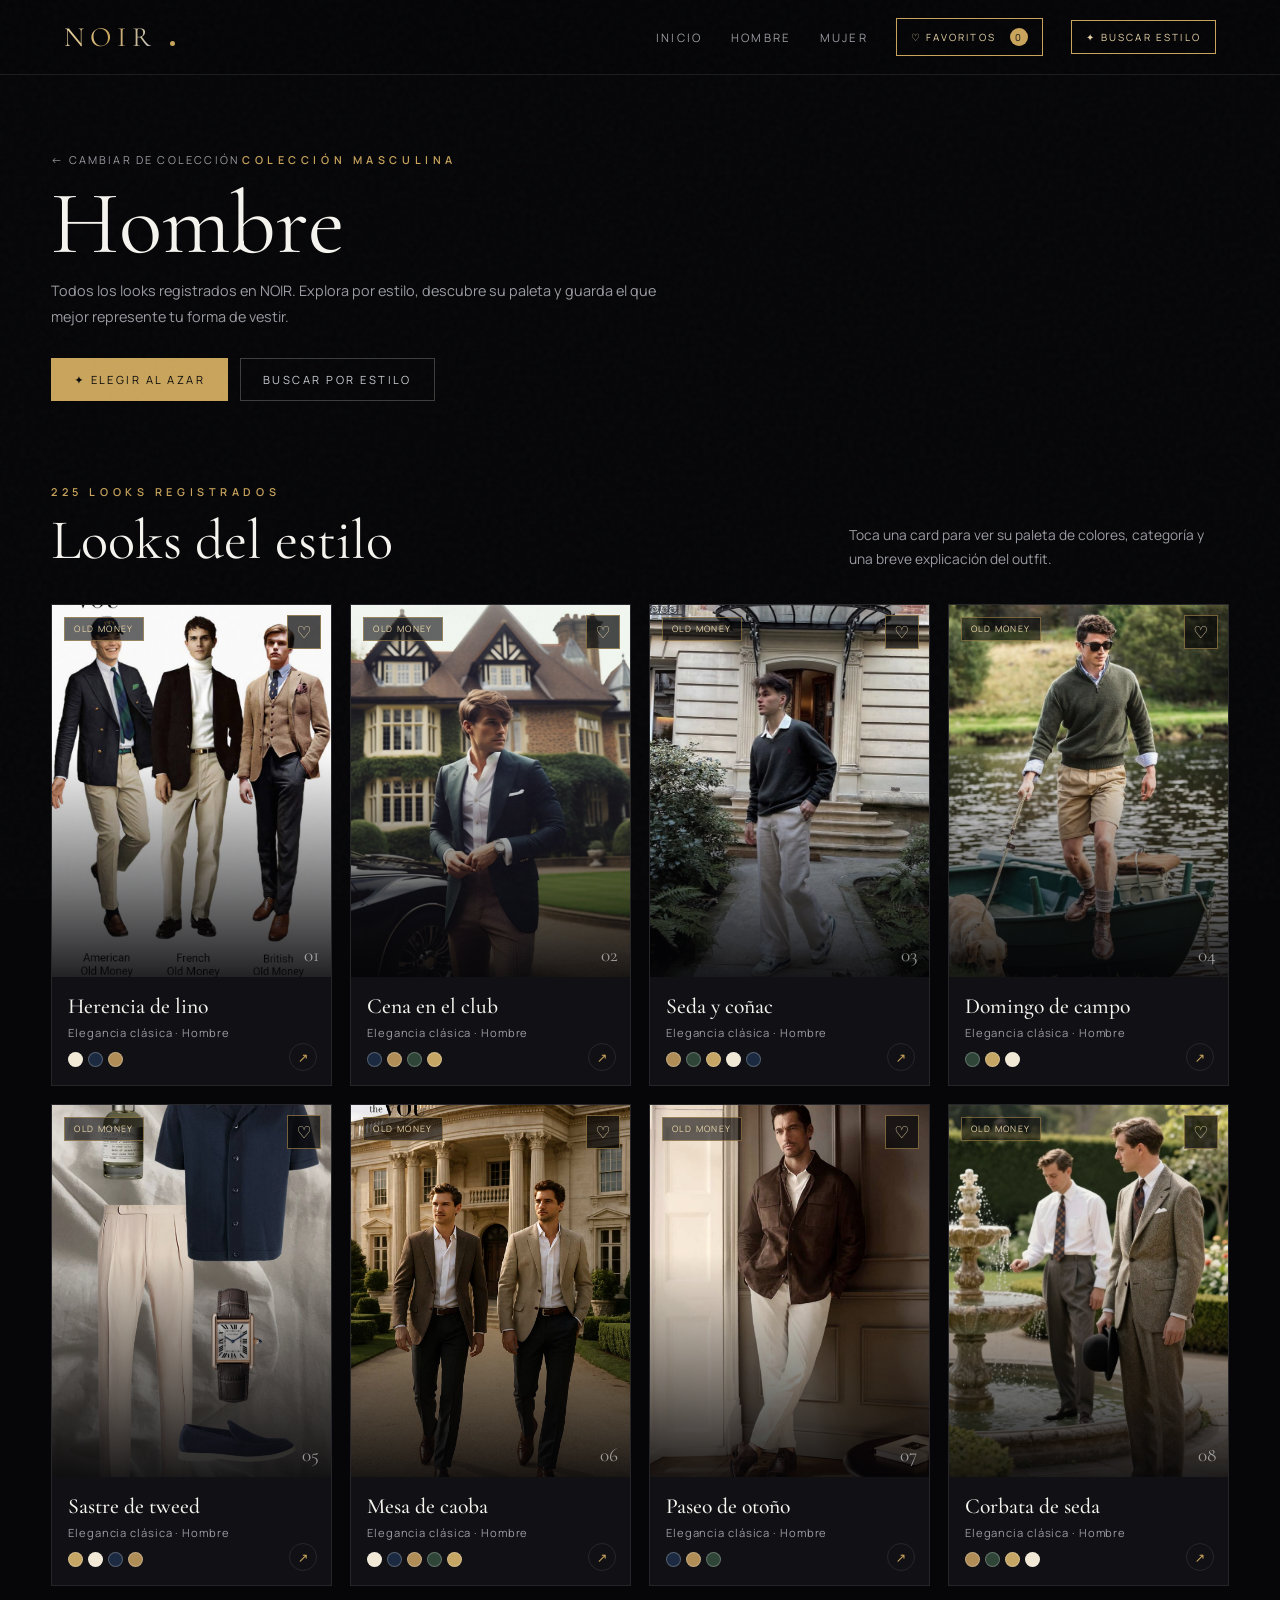
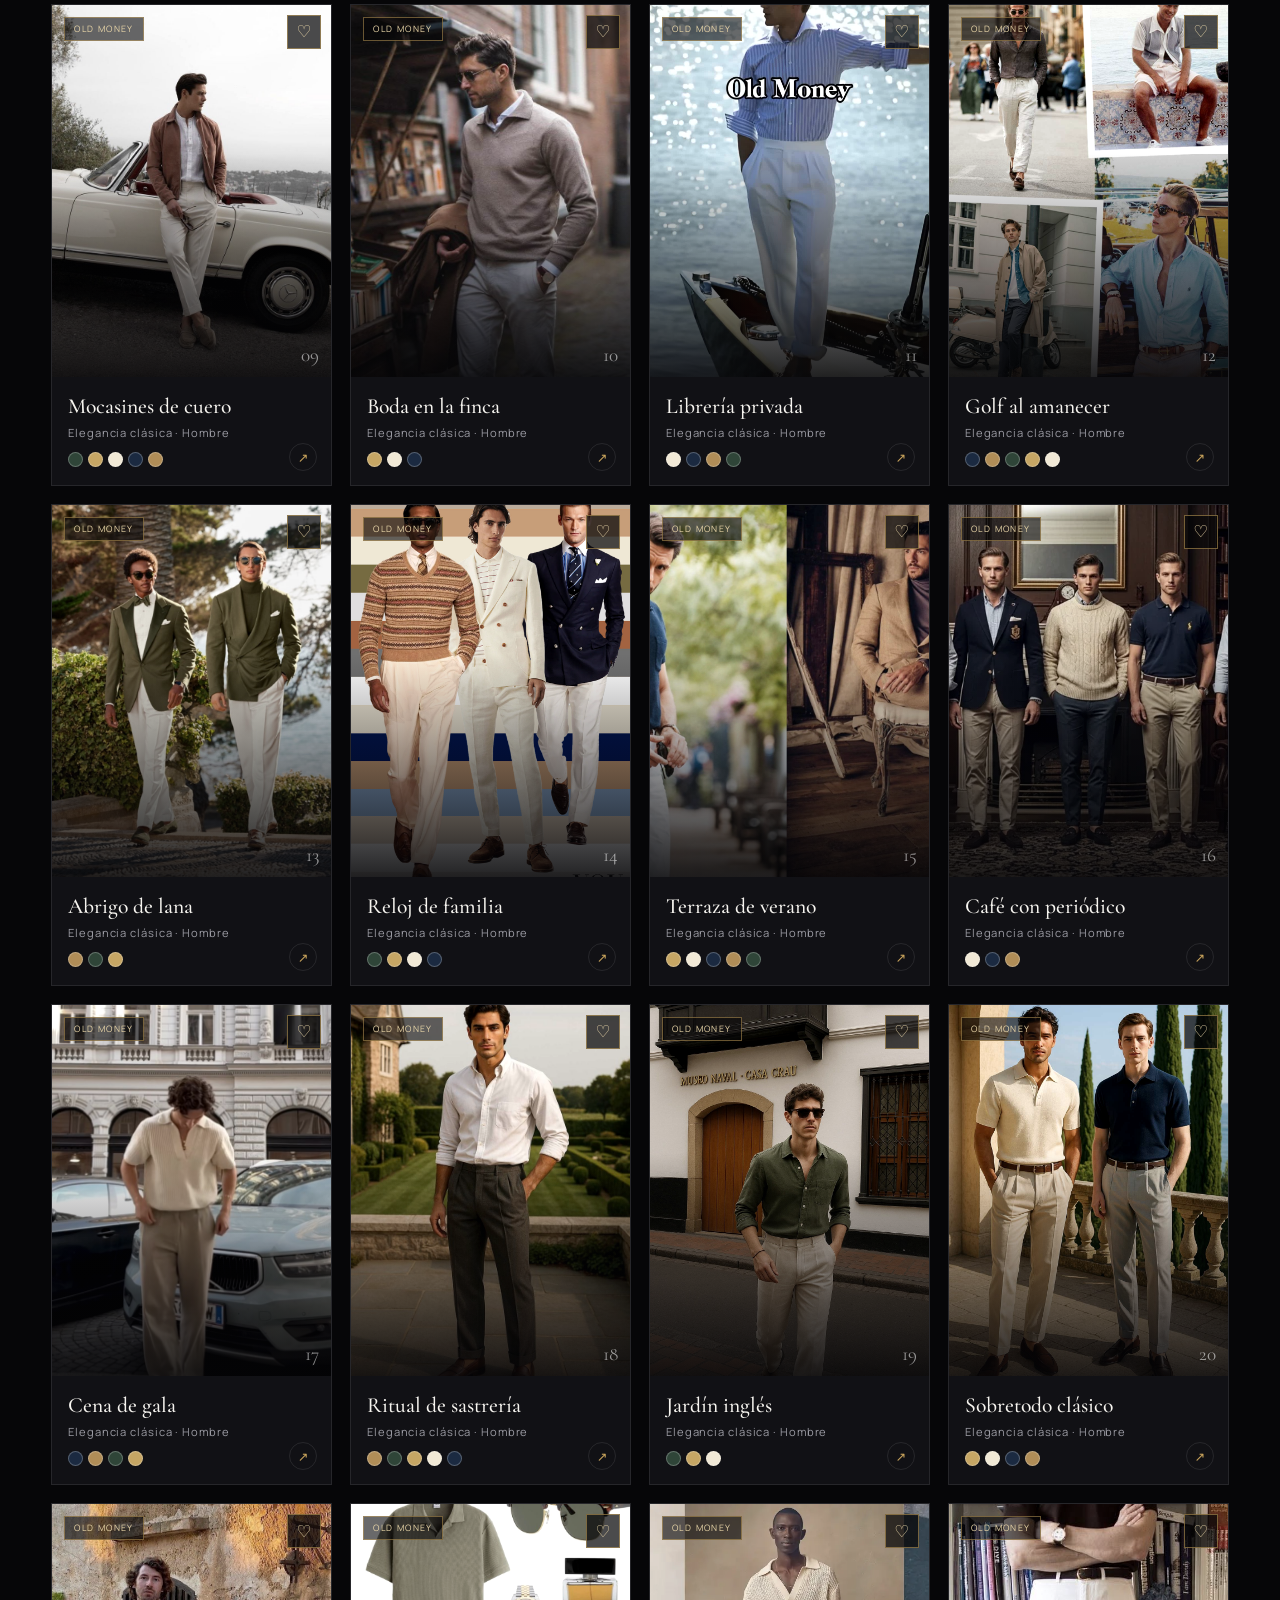
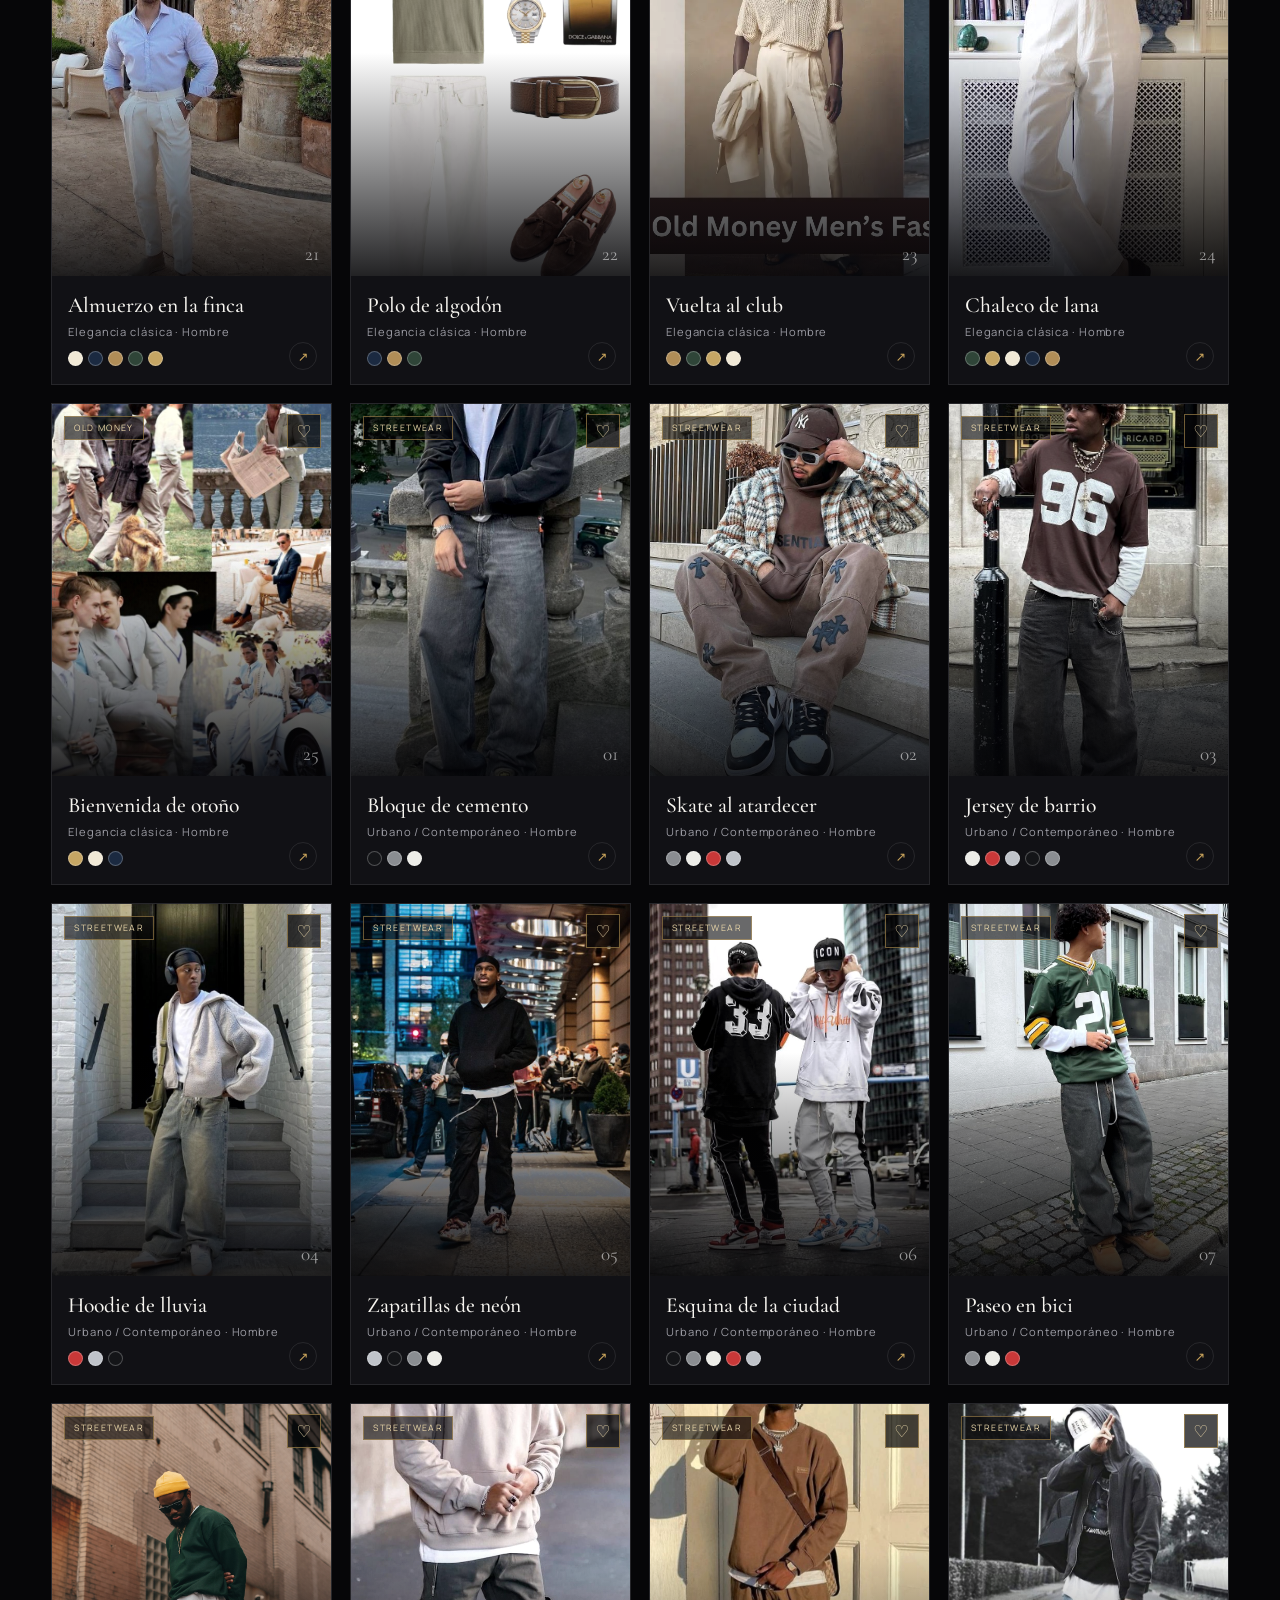
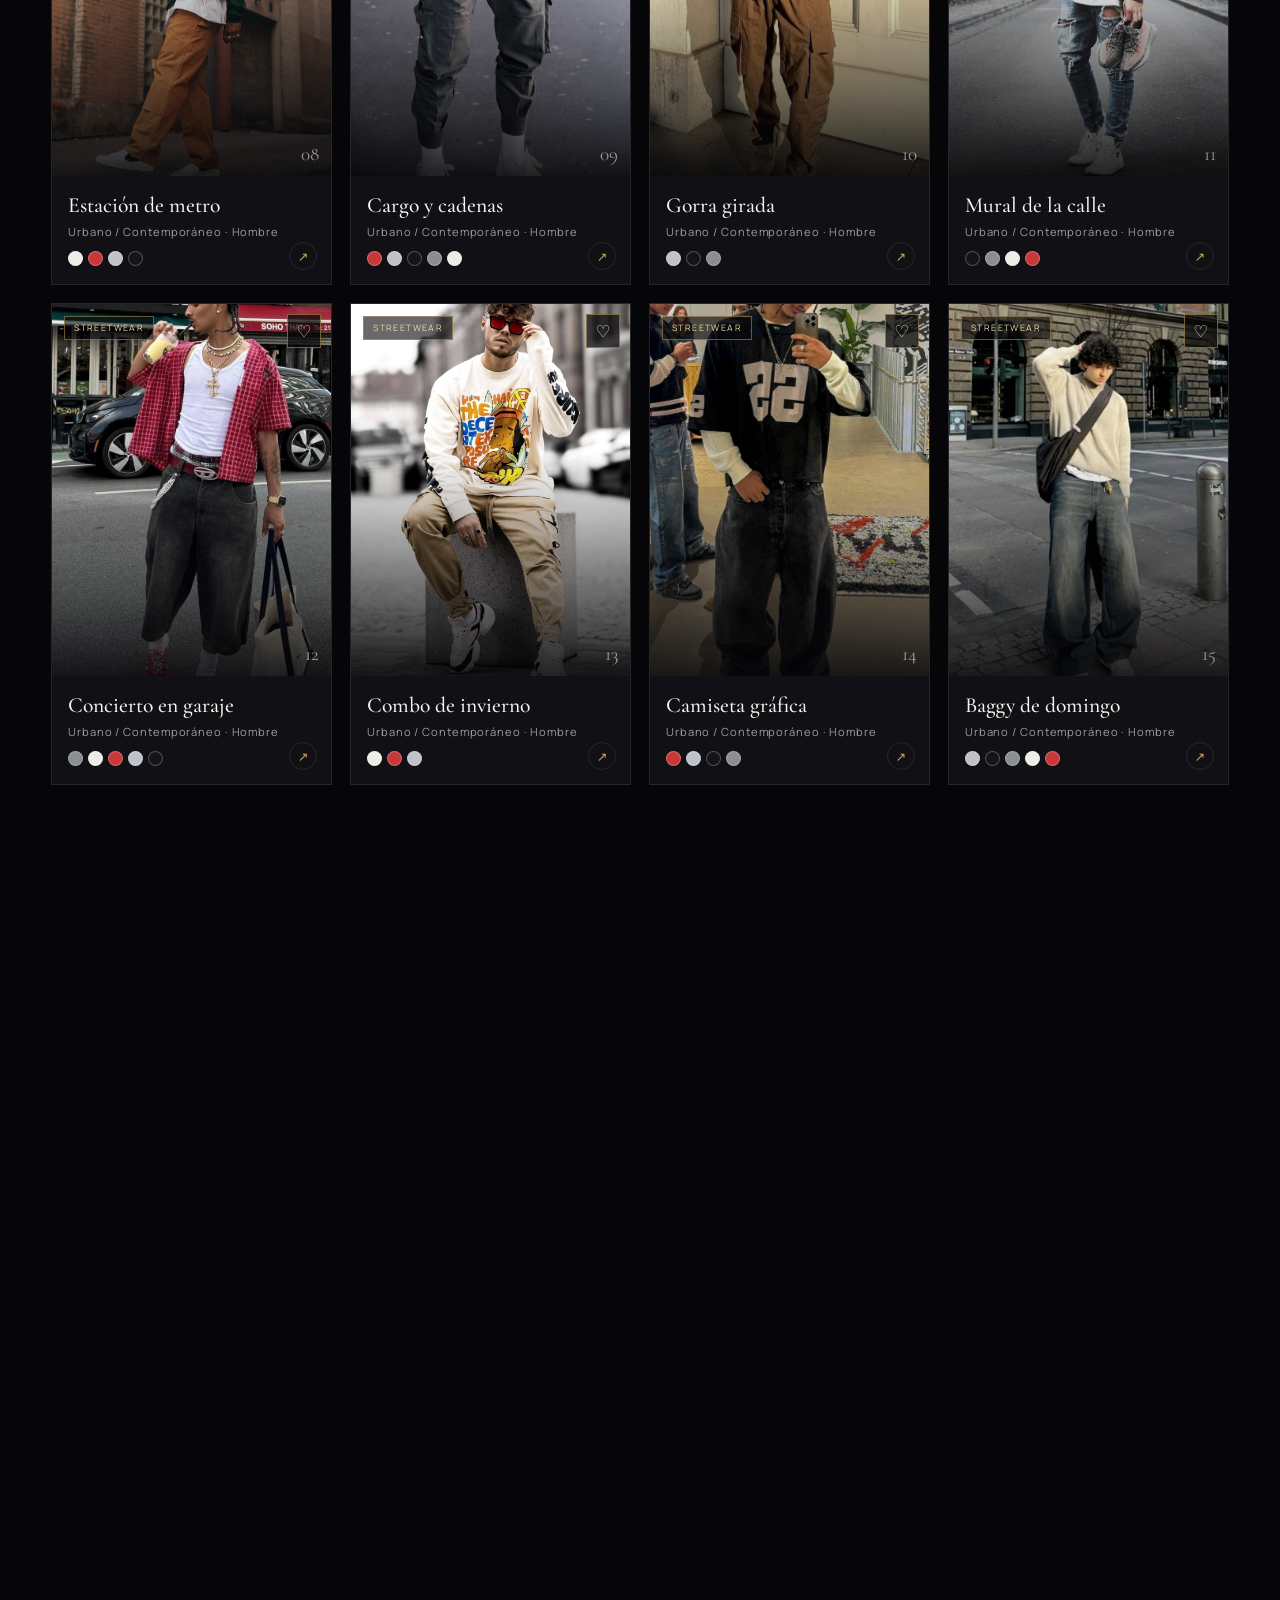
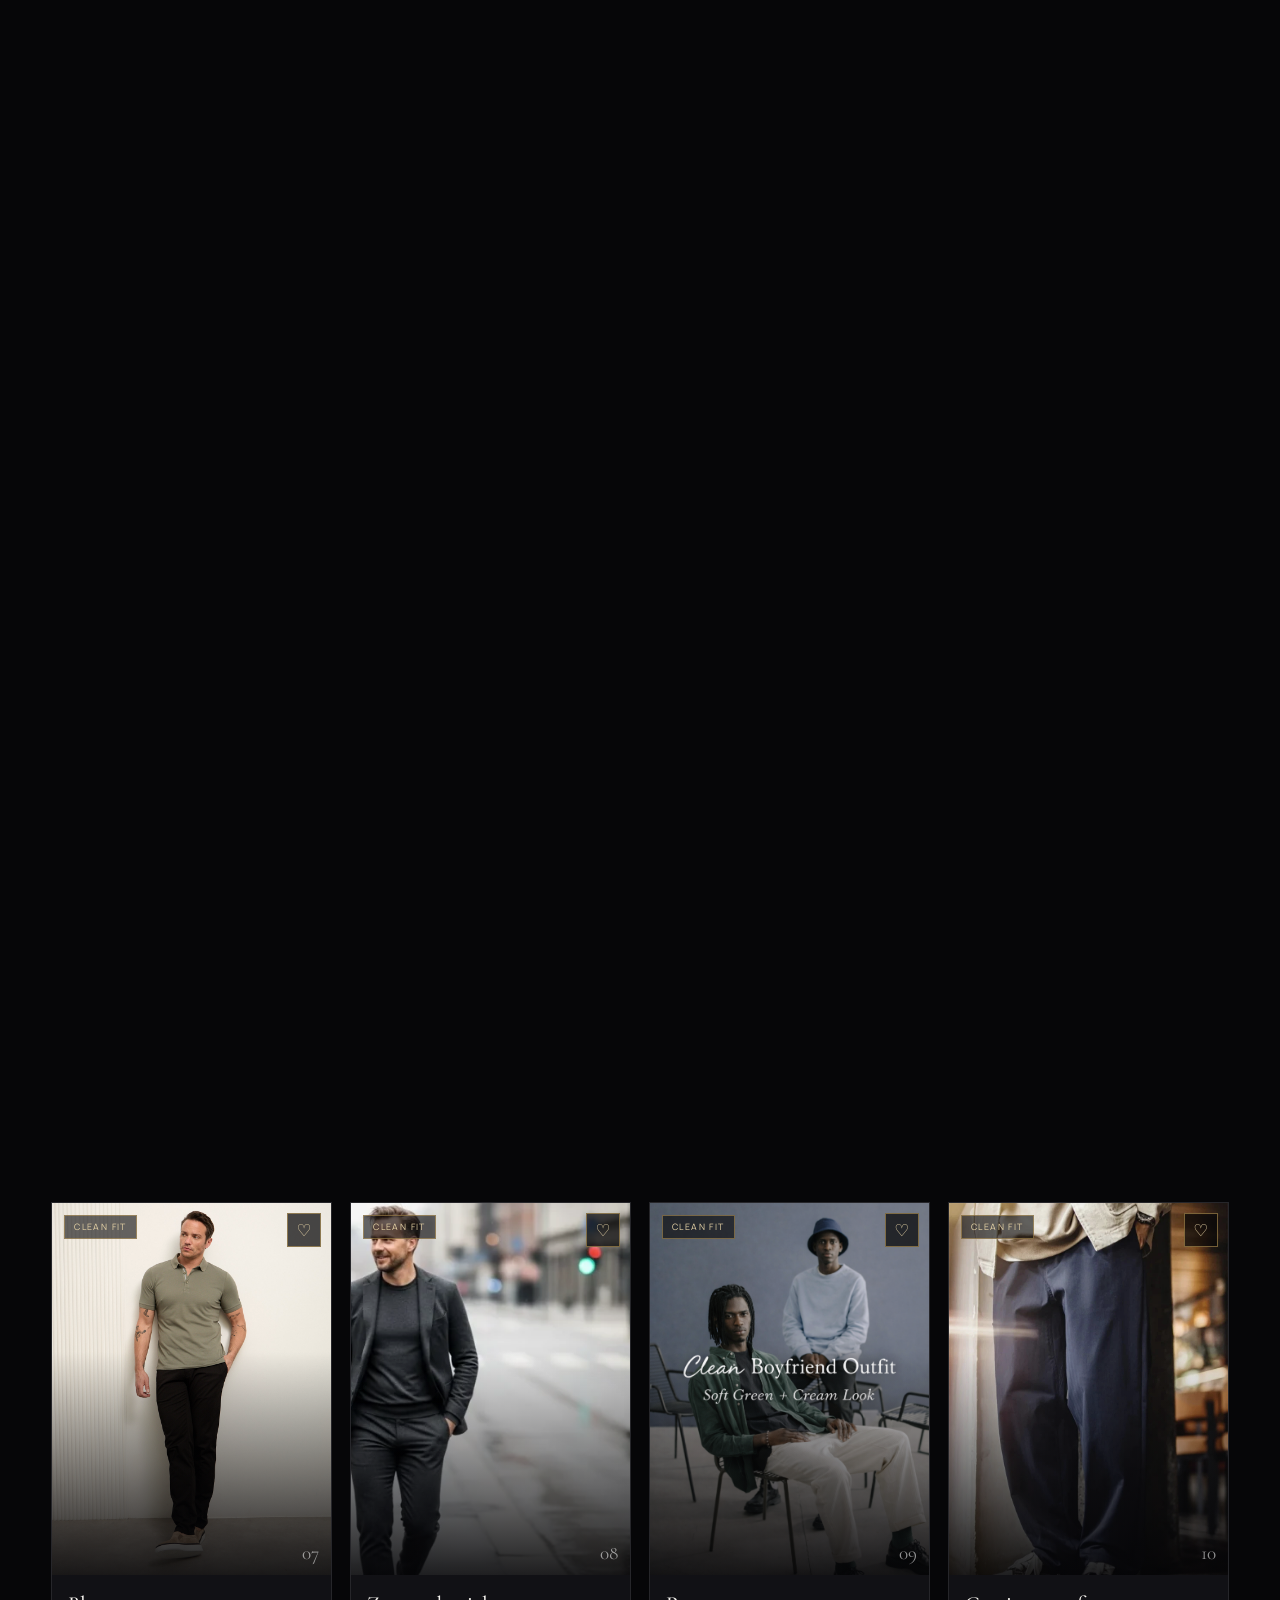
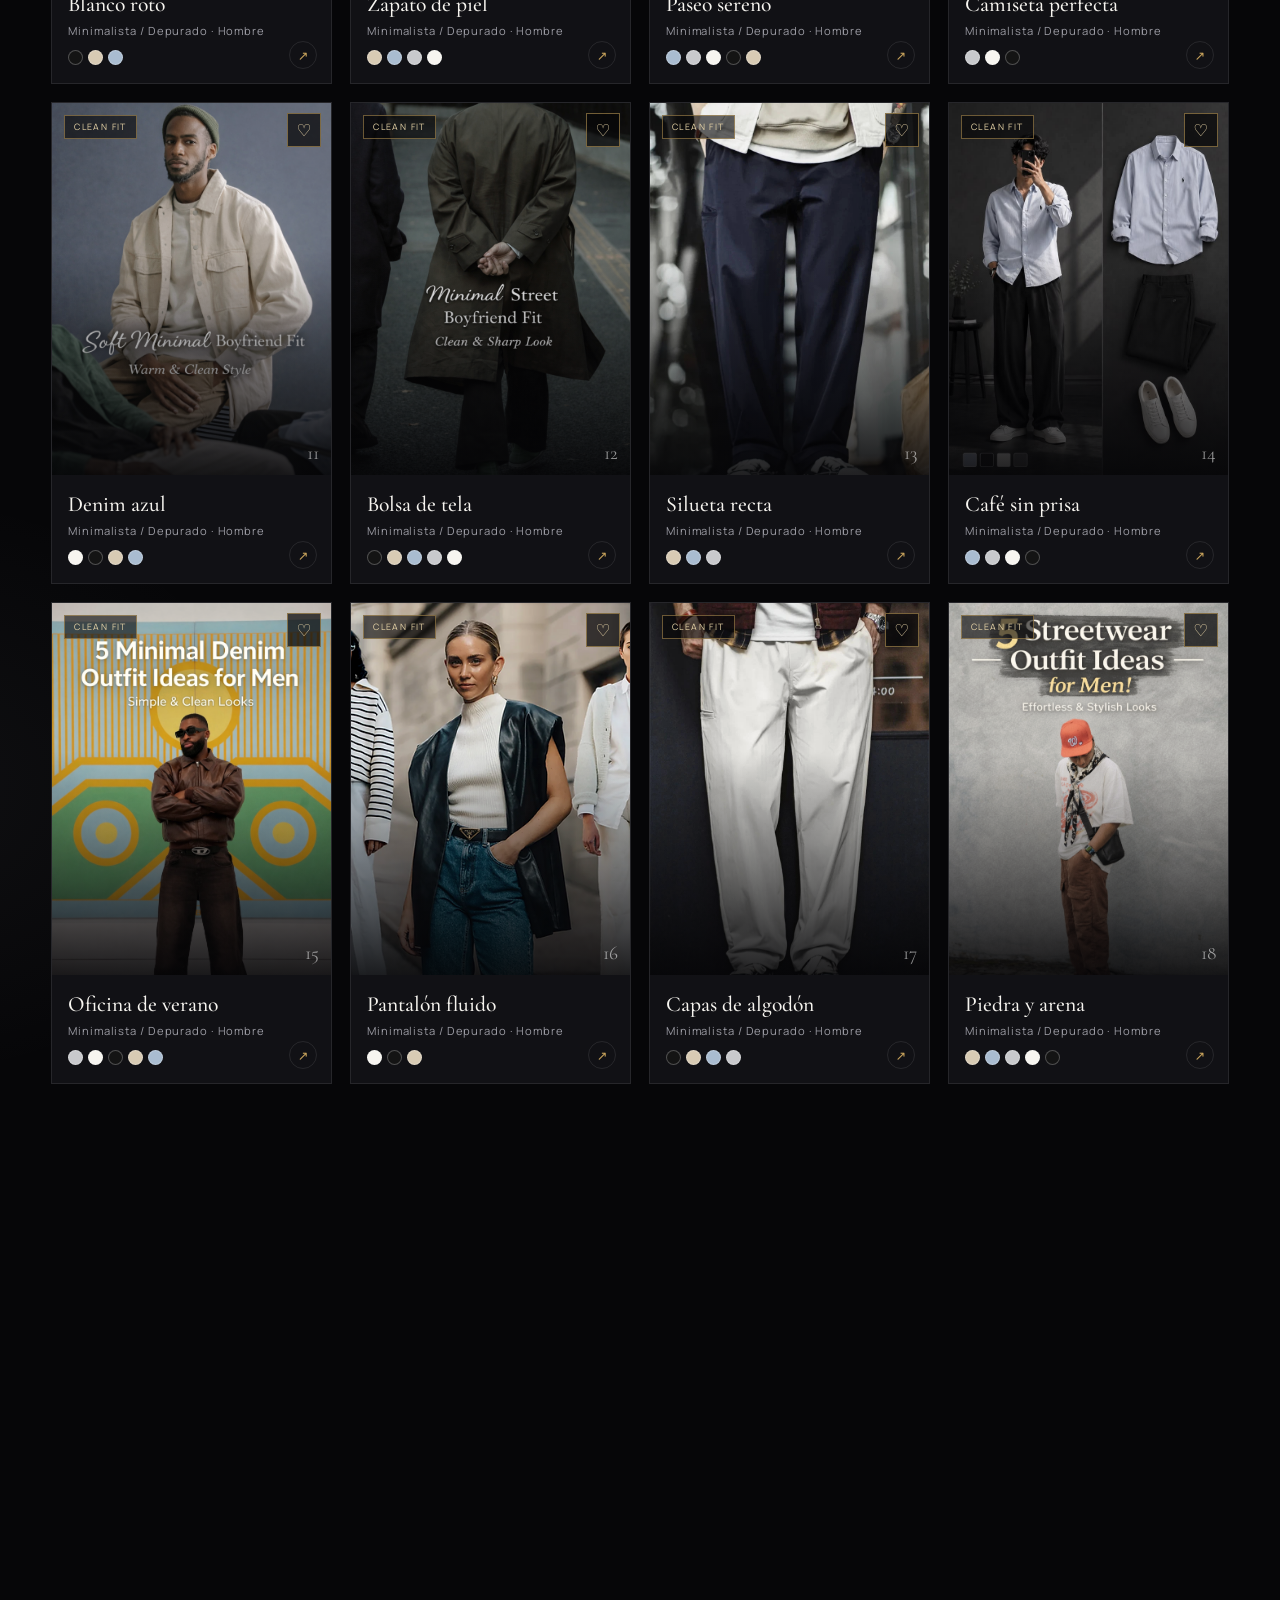
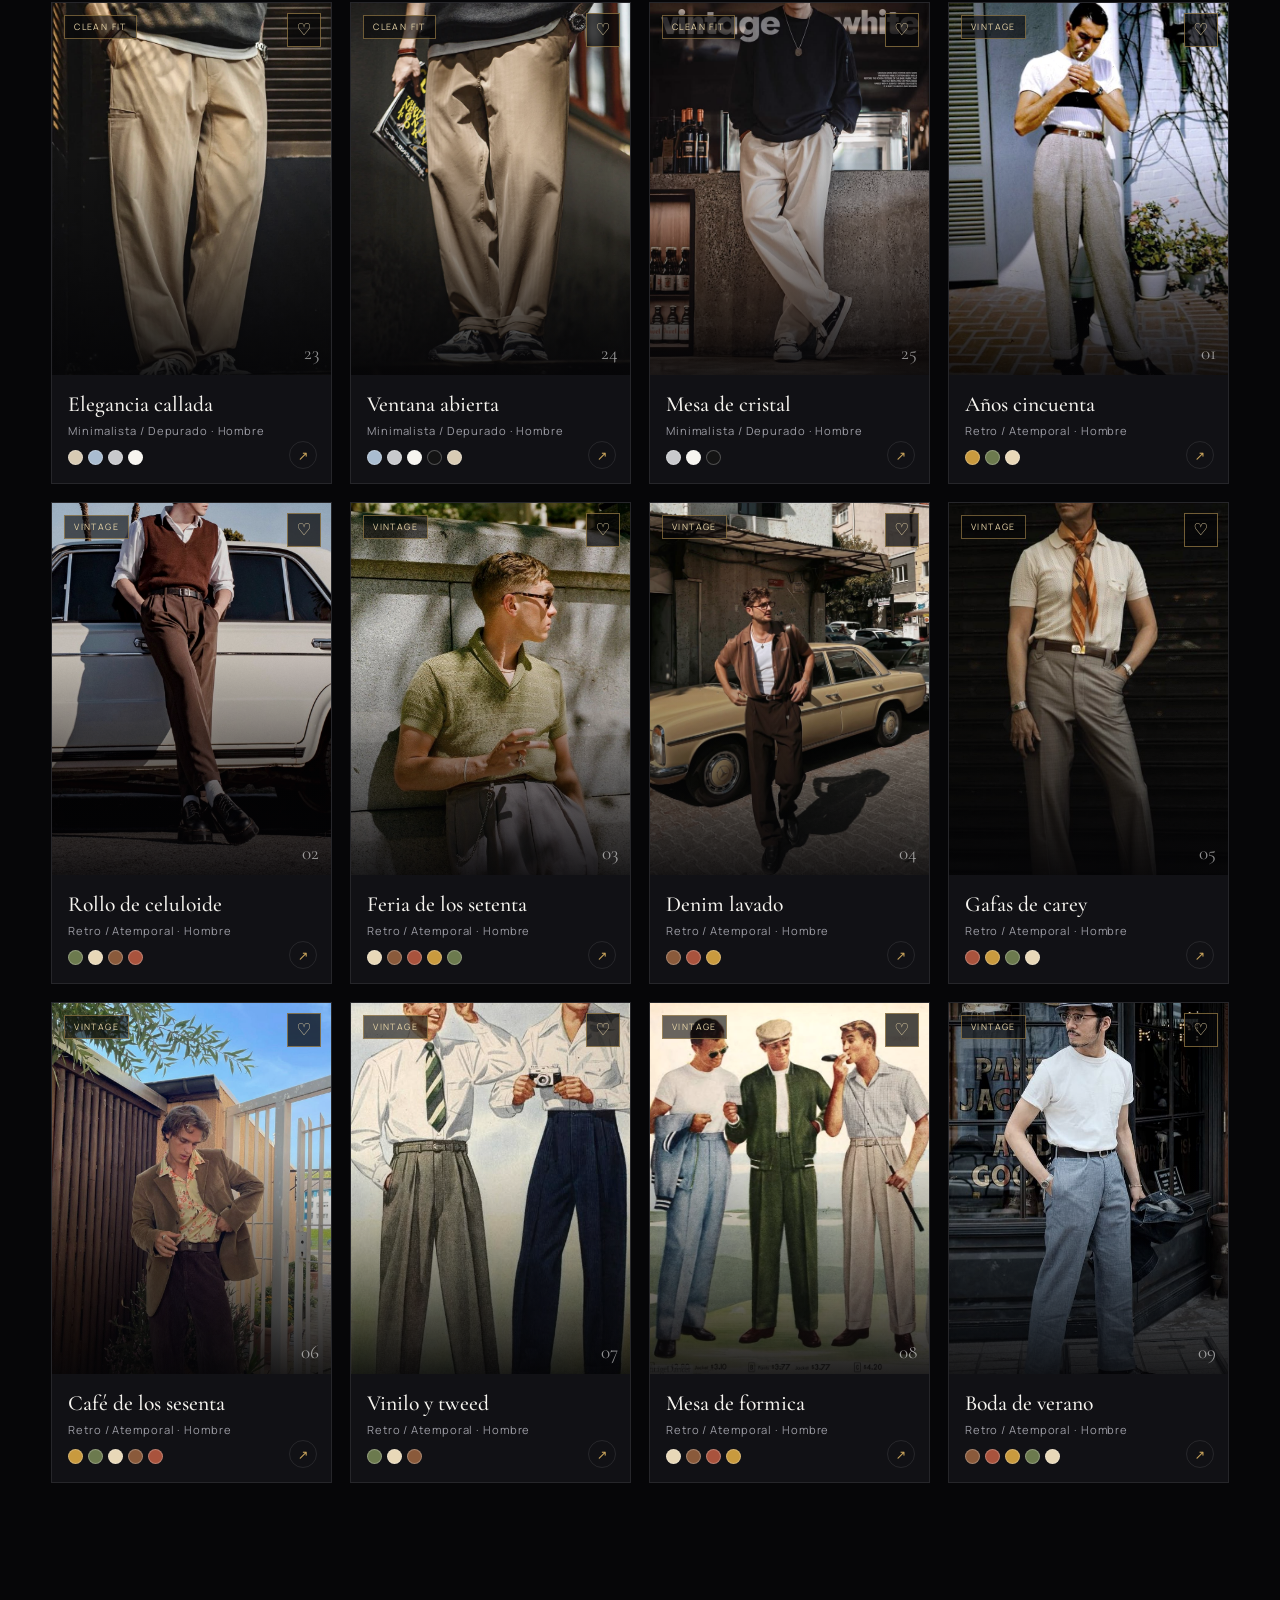
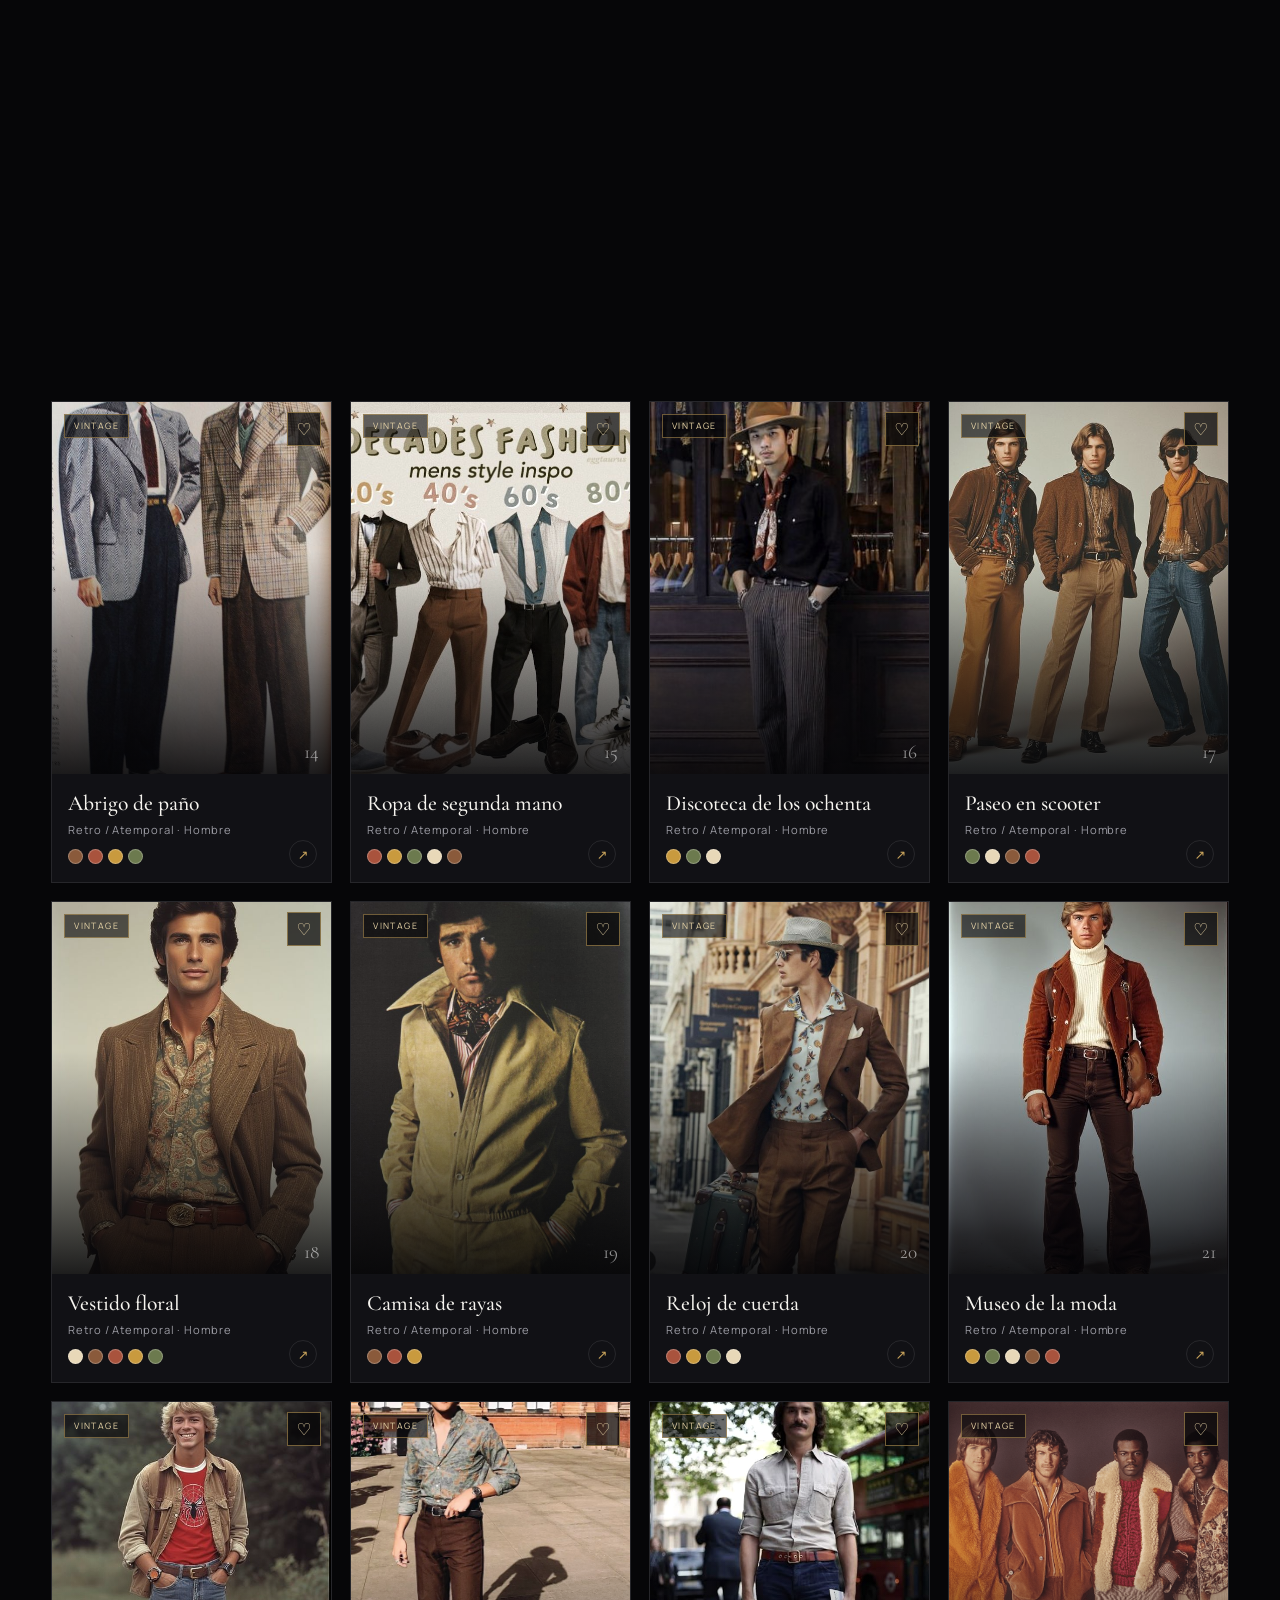
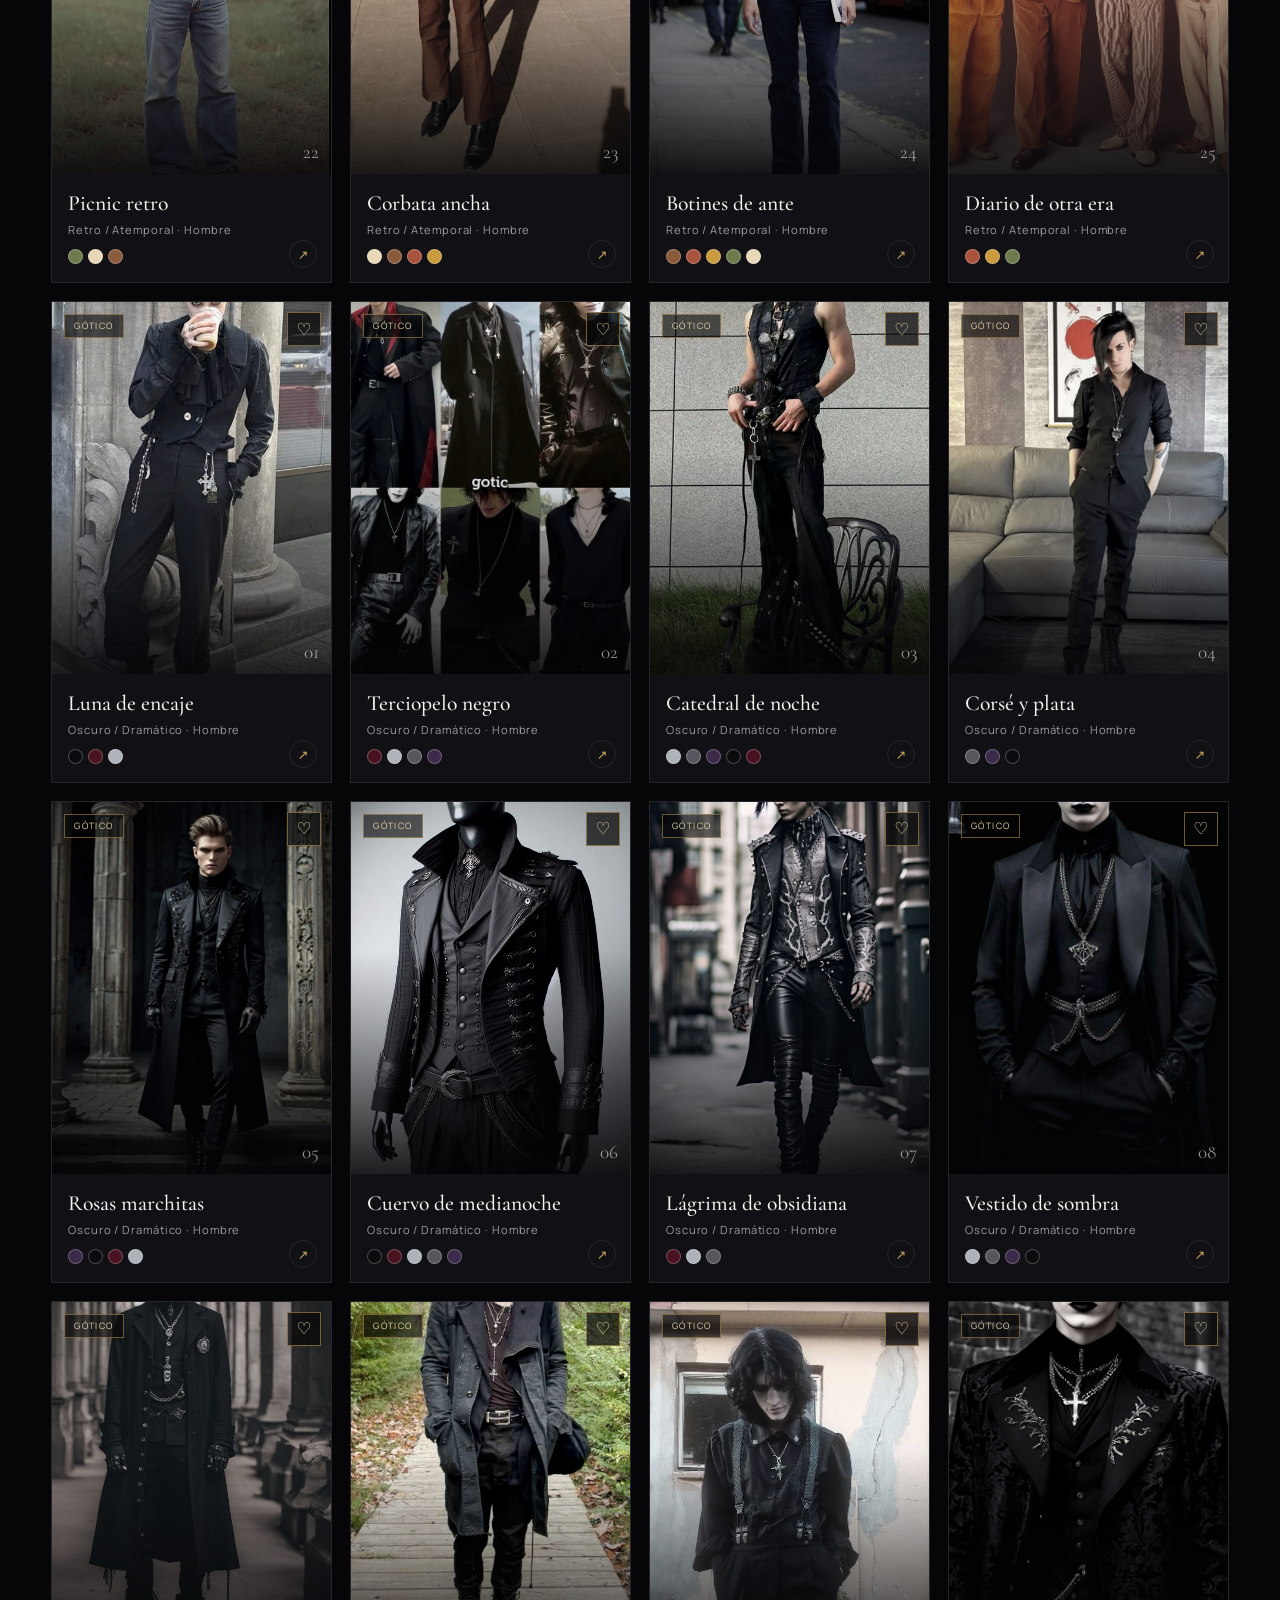
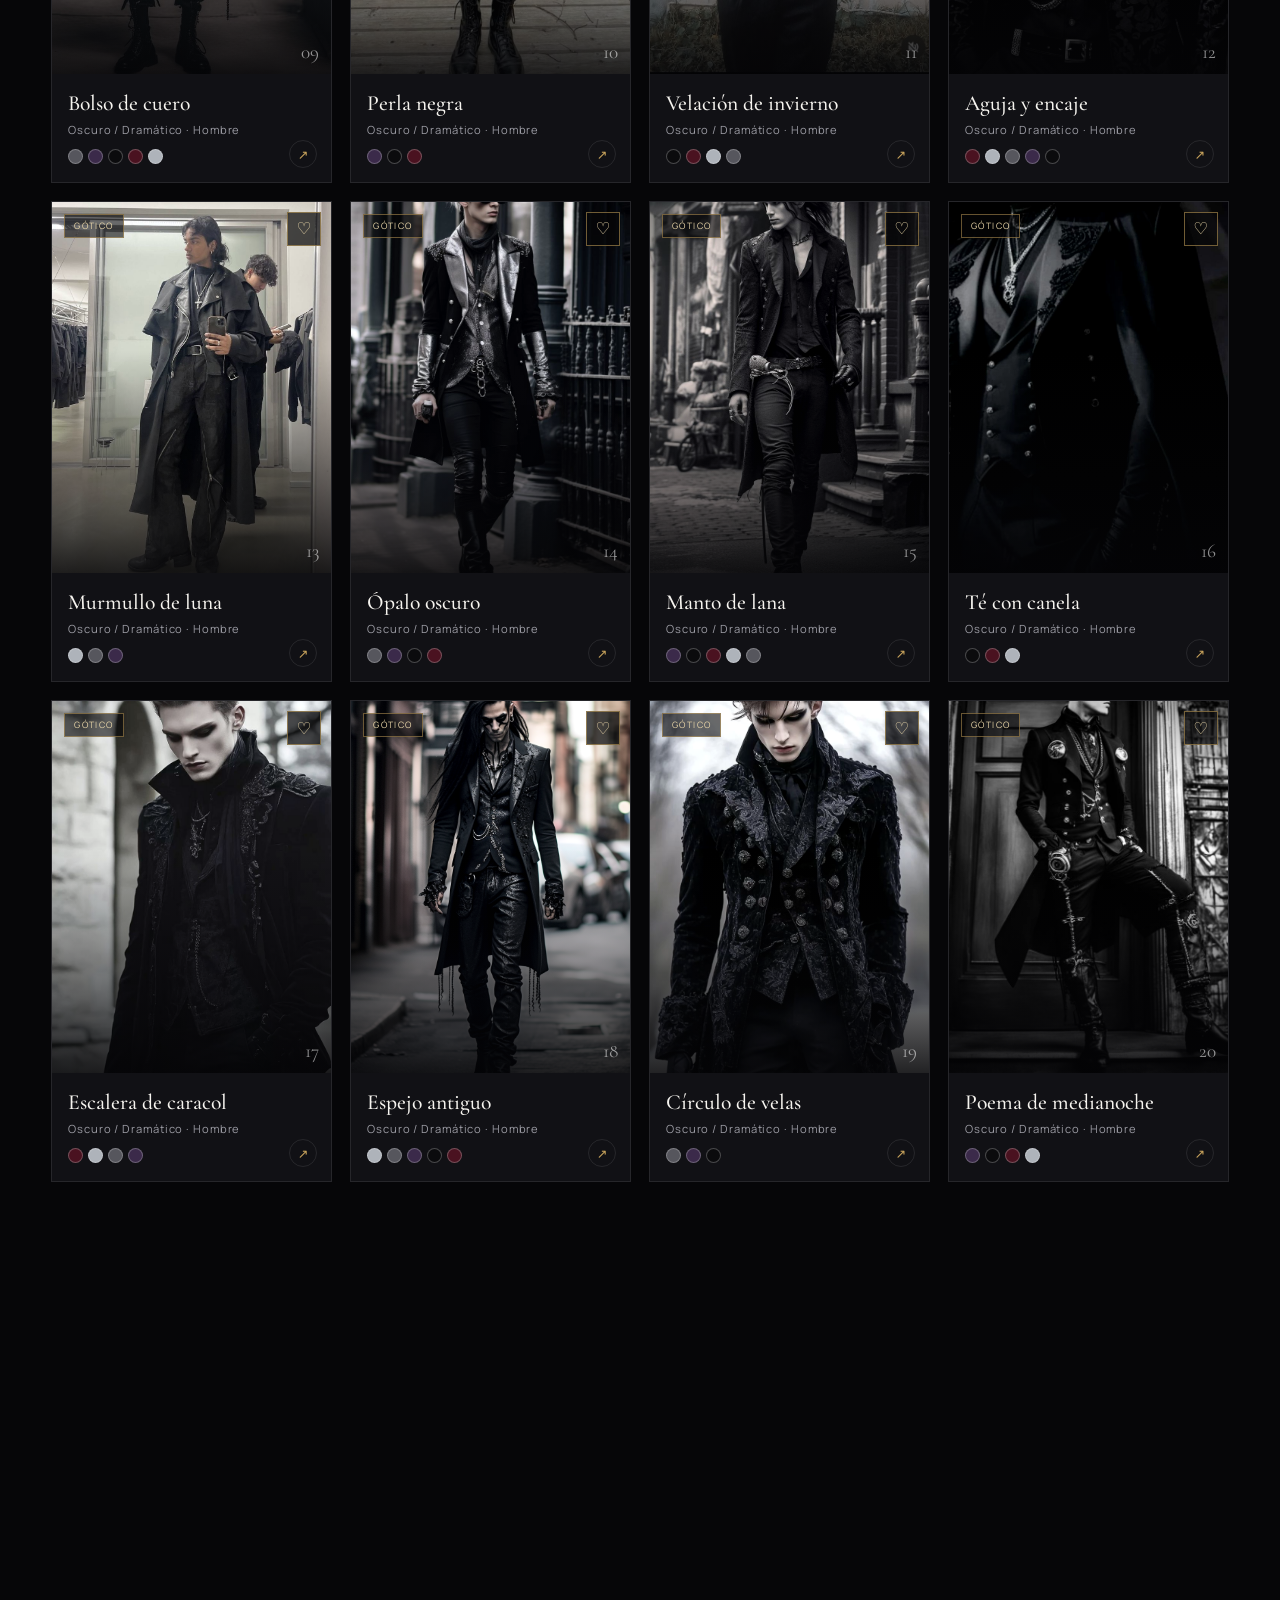
<file: style.html>
<!DOCTYPE html>
<html lang="es">
<head>
  <meta charset="UTF-8">
  <meta name="viewport" content="width=device-width, initial-scale=1">
  <meta name="description" content="Lookbook de estilo NOIR · 25 outfits con paleta y explicación.">
  <title>Estilo · NOIR</title>
  <link rel="stylesheet" href="assets/css/styles.css">
</head>
<body data-page="style">

  <header class="site-header">
    <a class="brand" href="index.html"><span class="brand-mark">NOIR</span><span class="brand-dot"></span></a>
    <nav class="nav">
      <a href="index.html">Inicio</a>
      <a href="men.html">Hombre</a>
      <a href="women.html">Mujer</a>
      <button class="btn btn--small menu-trigger" type="button" data-open-search>✦ Buscar estilo</button>
    </nav>
  </header>

  <main>
    <section class="page-hero">
      <div class="wrap">
        <a class="back-link" href="index.html">← Volver al inicio</a>
        <span class="eyebrow" id="page-eyebrow">Estilo</span>
        <h1 id="page-title">Estilo</h1>
        <p id="page-description"></p>
        <div class="page-hero-actions">
          <button class="btn btn--solid" type="button" data-random>✦ Elegir al azar</button>
          <button class="btn btn--ghost" type="button" data-open-search>Buscar por estilo</button>
        </div>
      </div>
    </section>

    <section class="section section--top">
      <div class="wrap">
        <div class="filters hidden" id="style-filters"></div>
        <div class="section-head">
          <div><span class="eyebrow" id="page-count">25 looks registrados</span><h2>Looks del estilo</h2></div>
          <p>Toca una card para ver su paleta de colores, categoría y una breve explicación del outfit.</p>
        </div>
        <div class="card-grid" id="card-grid"></div>
      </div>
    </section>
  </main>

  <footer class="site-footer">
    <div class="wrap footer-inner">
      <div><a class="brand" href="index.html"><span class="brand-mark">NOIR</span></a><p>El estilo es una forma de silencio.</p></div>
      <div class="footer-links"><a href="men.html">Hombre</a><a href="women.html">Mujer</a><a href="#" data-open-search>Estilos</a></div>
    </div>
  </footer>

  <div id="search-overlay">
    <aside class="search-panel" role="dialog" aria-label="Buscar por estilo">
      <div class="search-panel-head">
        <div><span class="eyebrow">Menú de búsqueda</span><h2 class="serif">Explora estilos</h2></div>
        <button class="icon-close" type="button" data-close-search aria-label="Cerrar búsqueda">✕</button>
      </div>
      <div class="search-strip" id="search-strip"></div>
      <input id="search-input" class="search-input" type="search" placeholder="Buscar un estilo…" aria-label="Buscar un estilo">
      <div id="category-groups"></div>
      <div class="search-note"><b>Estilos disponibles en esta colección.</b> Cada estilo abre 25 cards con colores, categoría y explicación.</div>
    </aside>
  </div>

  <div id="detail-overlay"><div class="detail-box" role="dialog" aria-label="Detalle del outfit"></div></div>

  <div id="choose-overlay">
    <div class="choose-box" role="dialog" aria-label="Elegir colección">
      <button id="choose-close" class="icon-close" type="button" aria-label="Cerrar">✕</button>
      <span class="eyebrow">Estilo mixto</span>
      <h3 id="choose-name" class="serif"></h3>
      <p>Este estilo funciona en ambas colecciones. ¿Quieres verlo en hombre o en mujer?</p>
      <div class="choose-actions">
        <button class="btn" type="button" data-choose-gender="men">Hombre</button>
        <button class="btn btn--ghost" type="button" data-choose-gender="women">Mujer</button>
      </div>
    </div>
  </div>

  <script src="assets/js/manifest.js"></script>
  <script src="assets/js/data.js"></script>
  <script src="assets/js/app.js"></script>
</body>
</html>
</file>
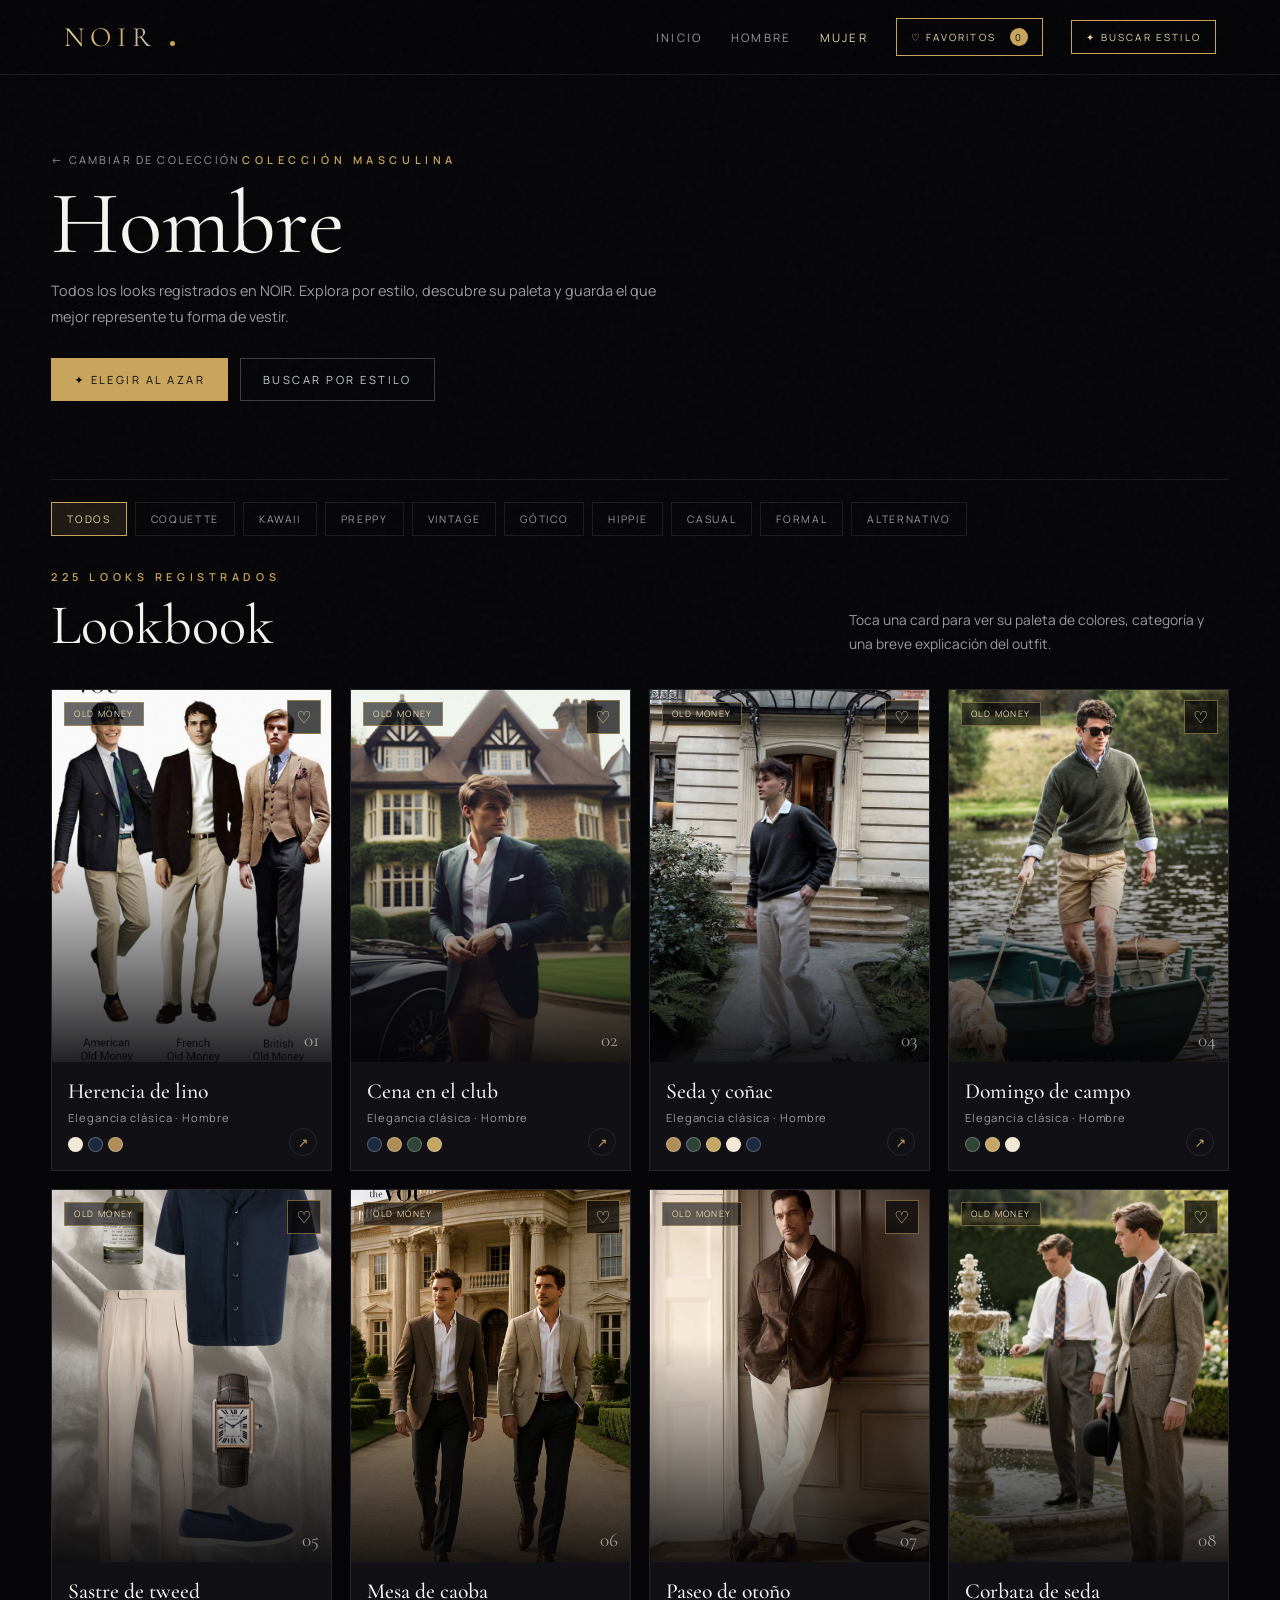
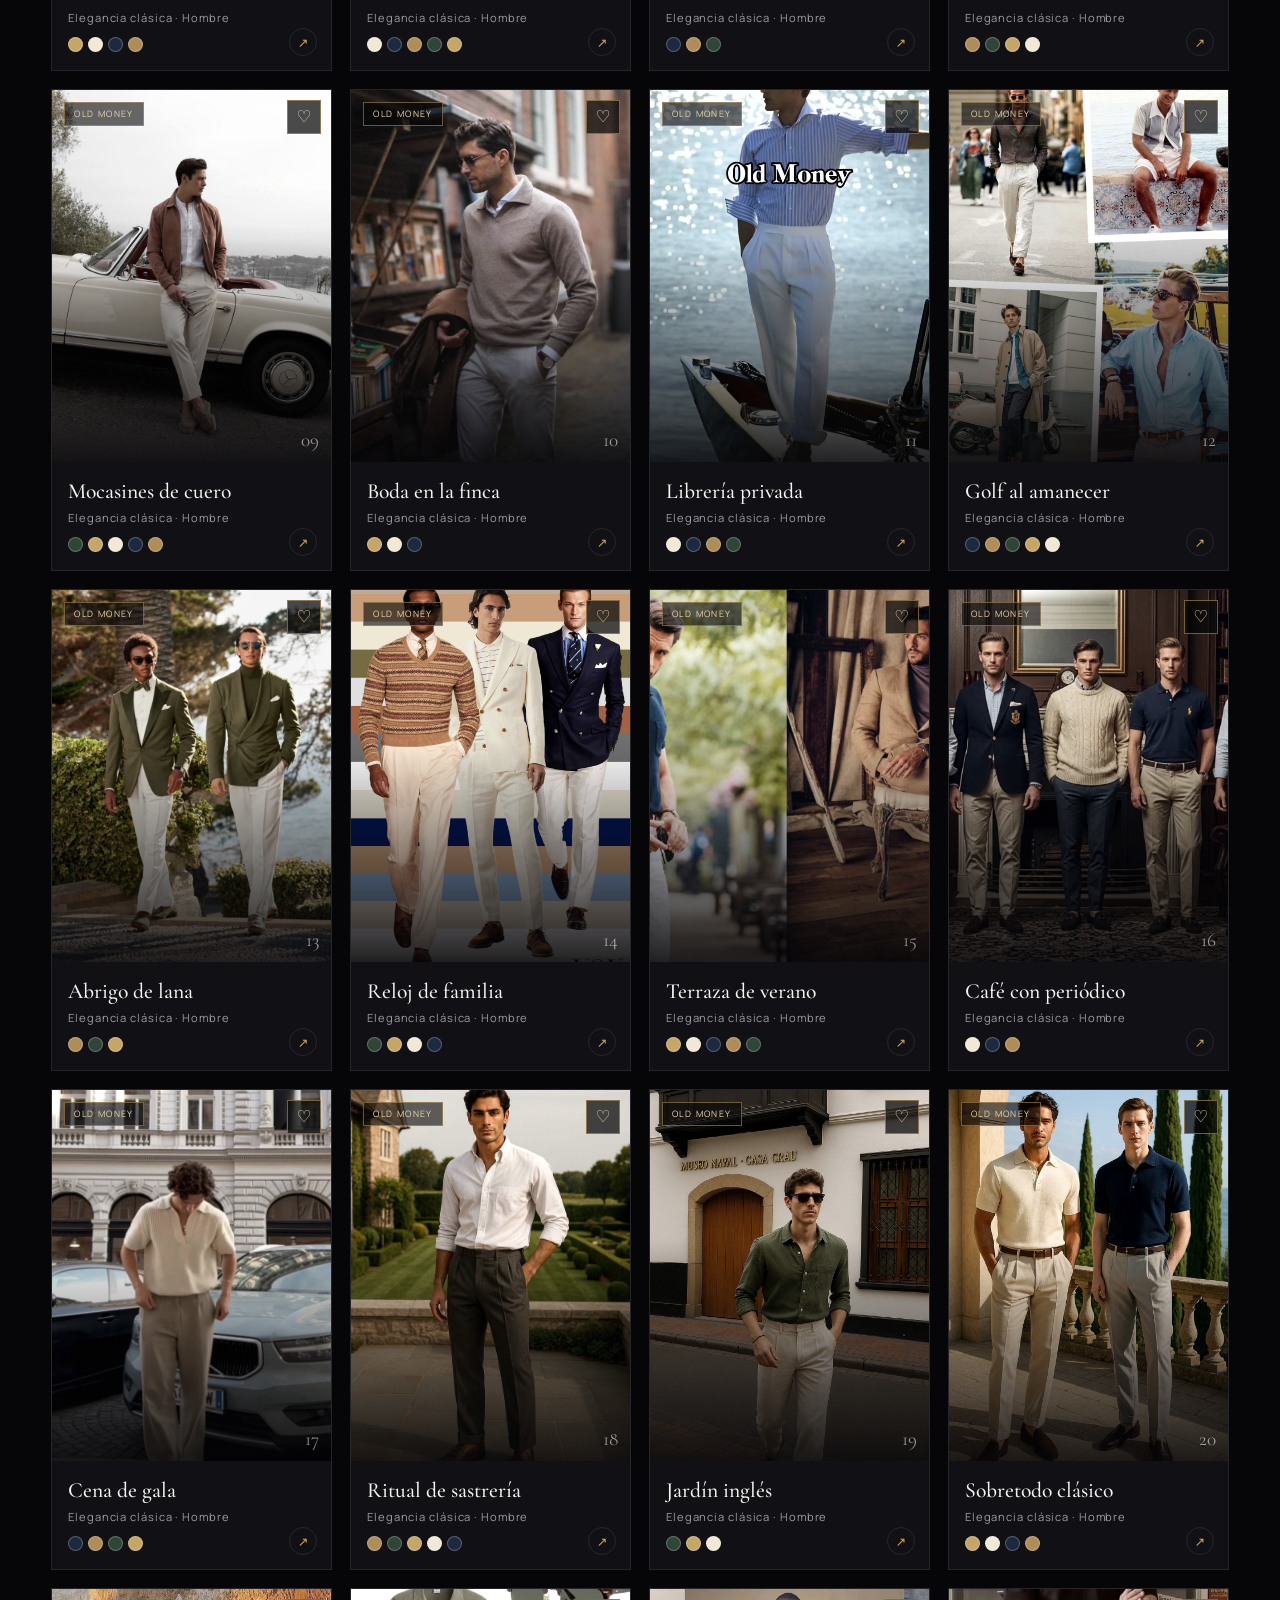
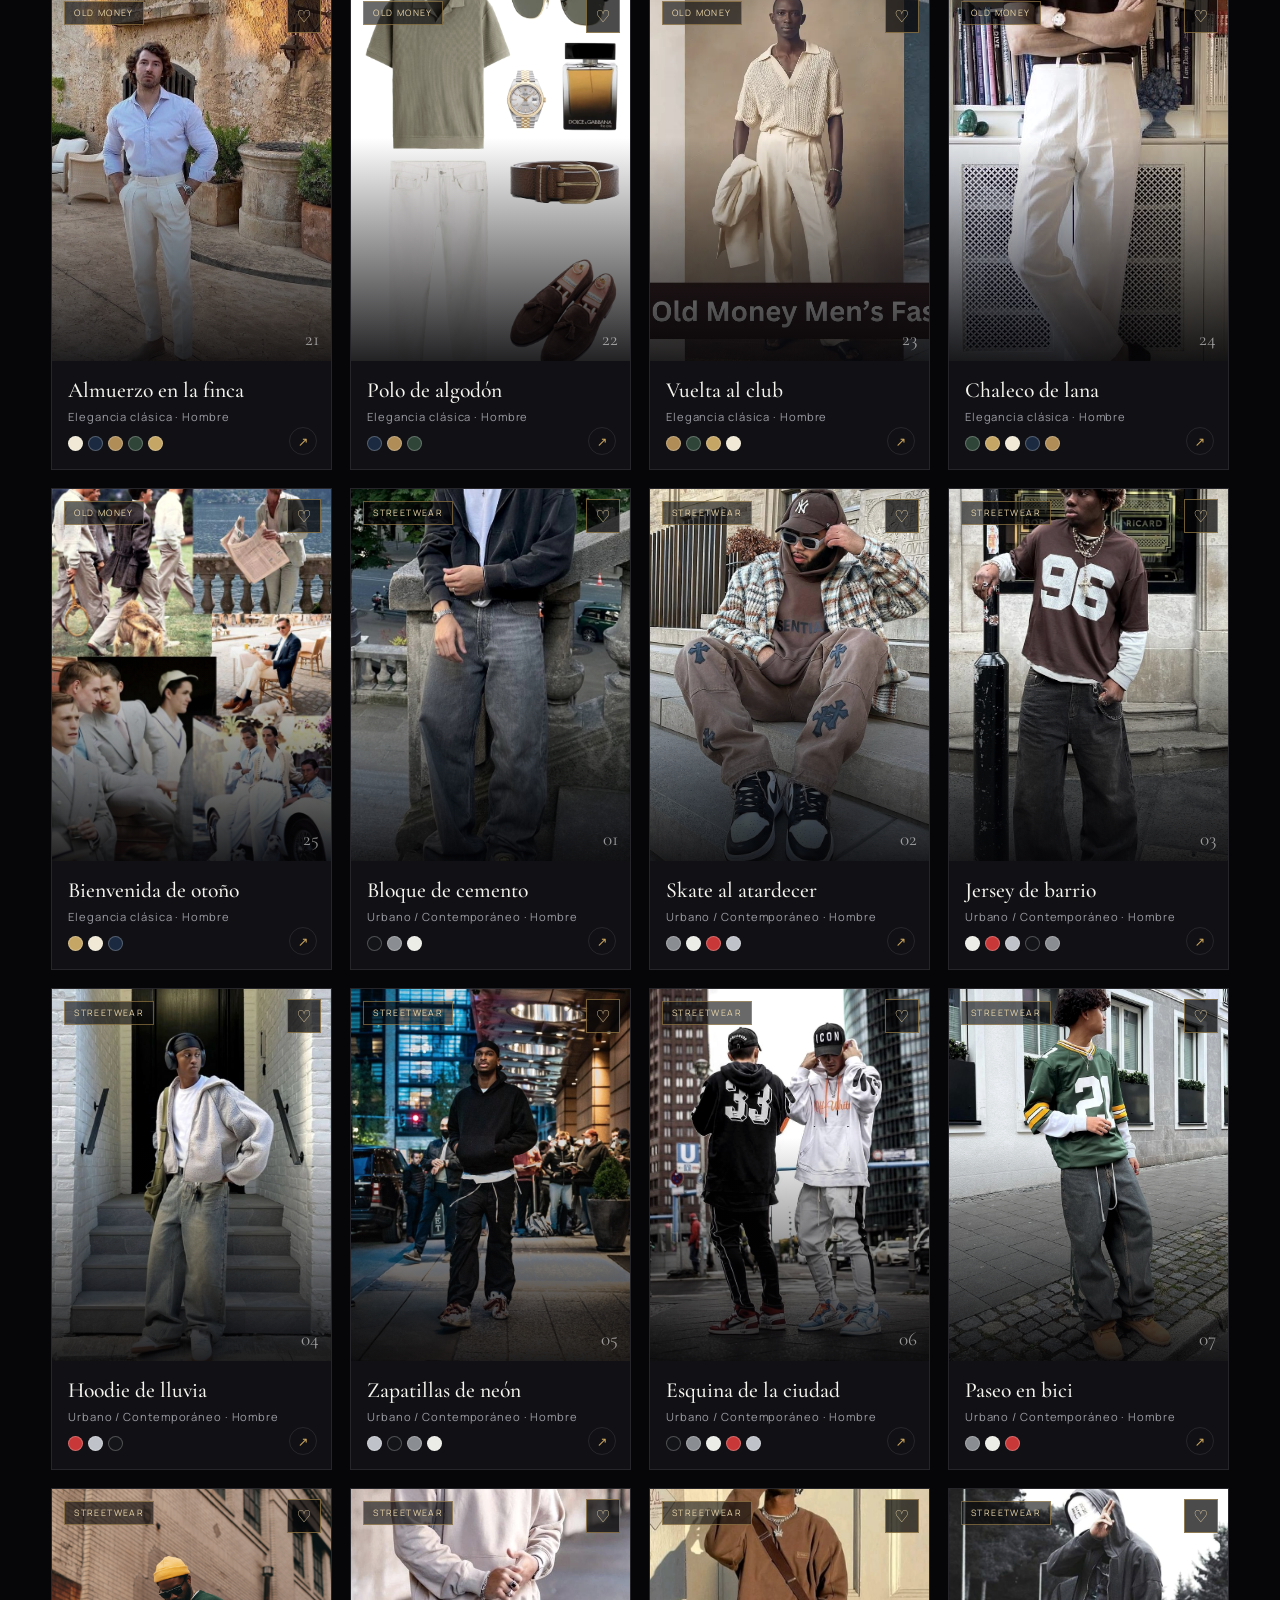
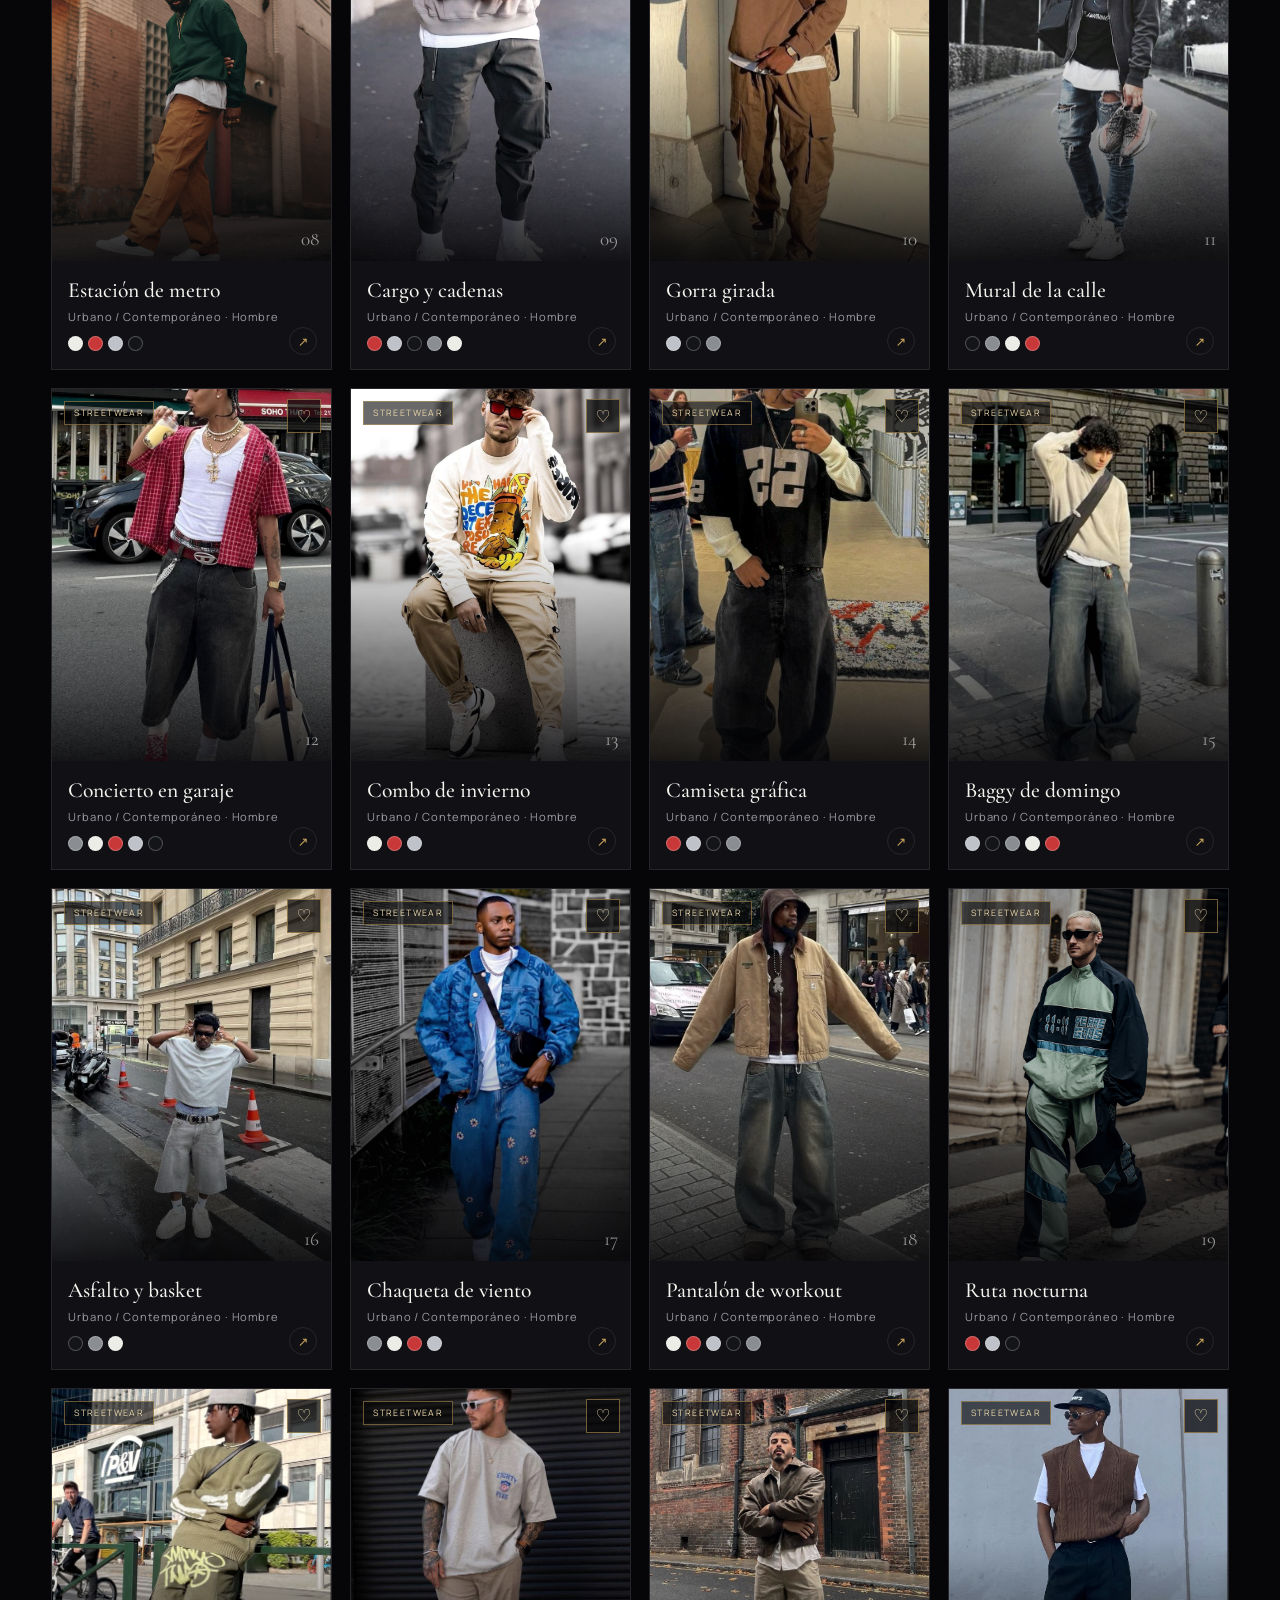
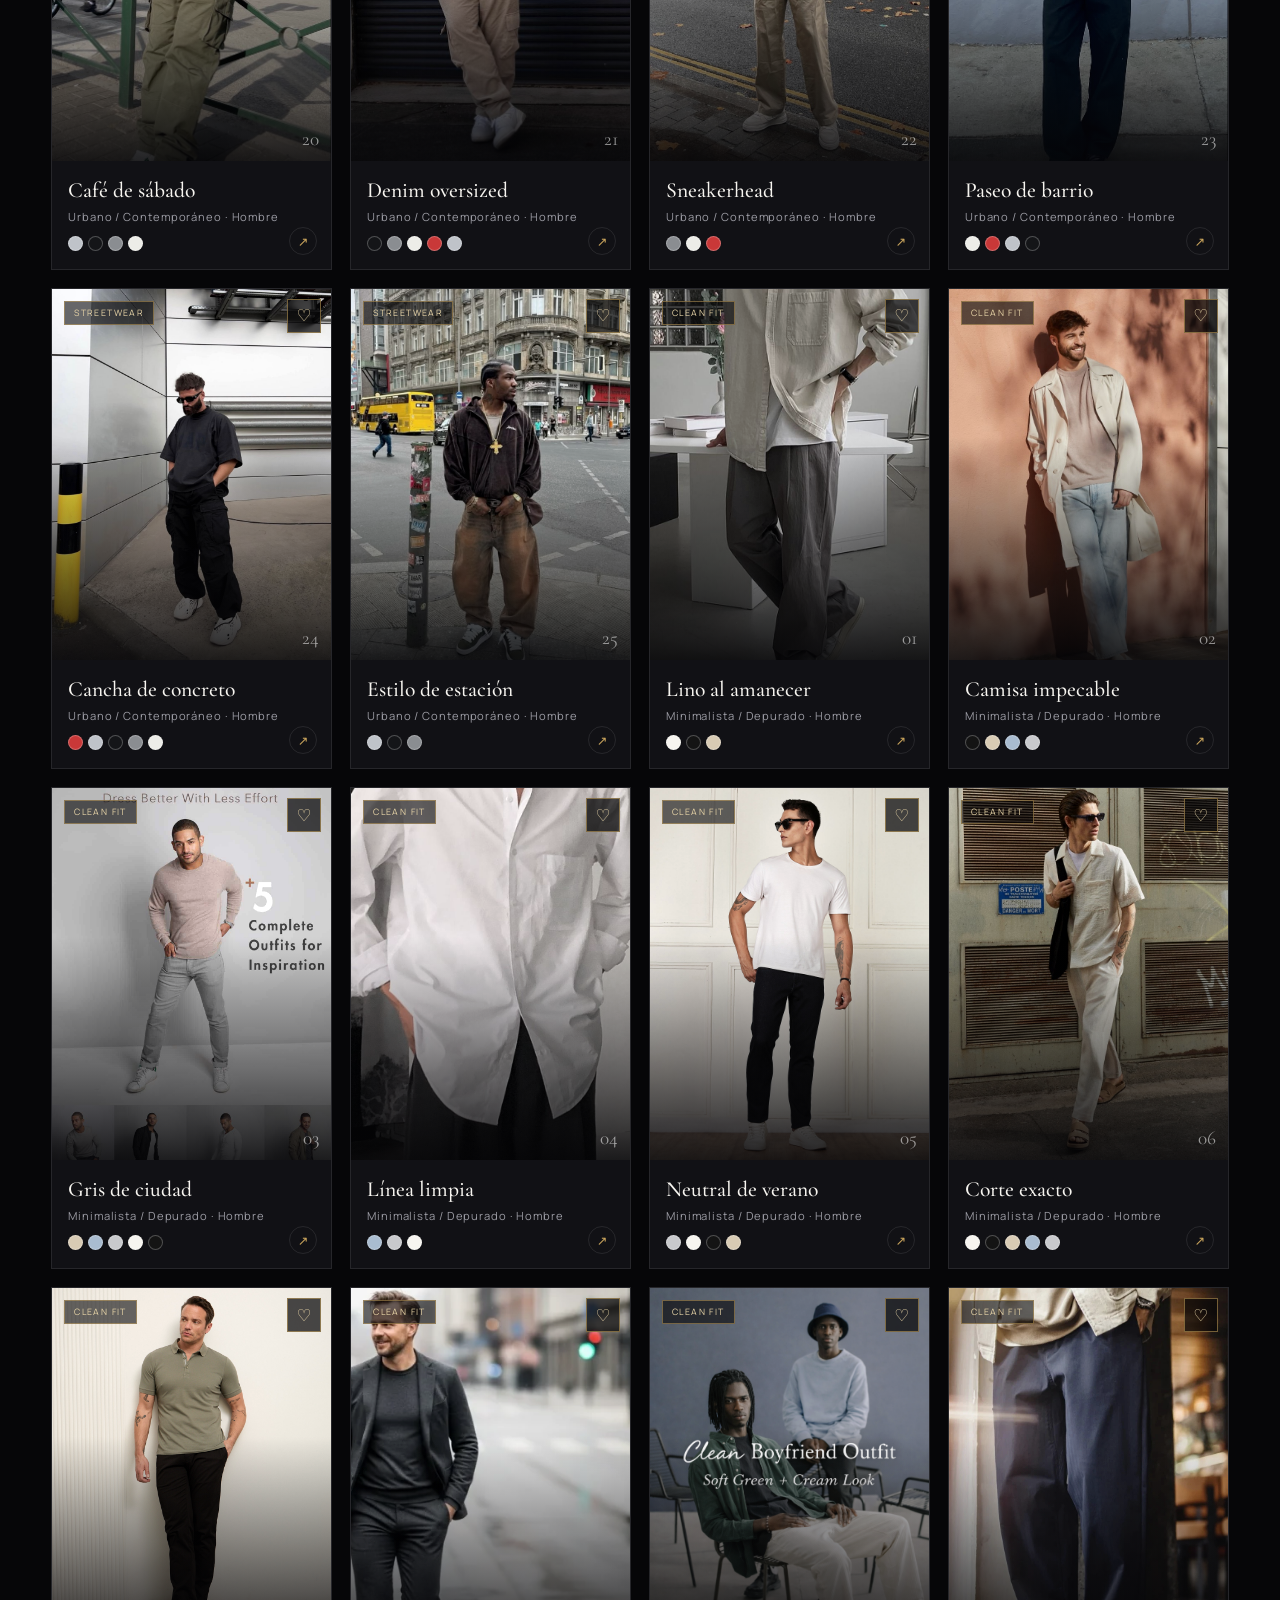
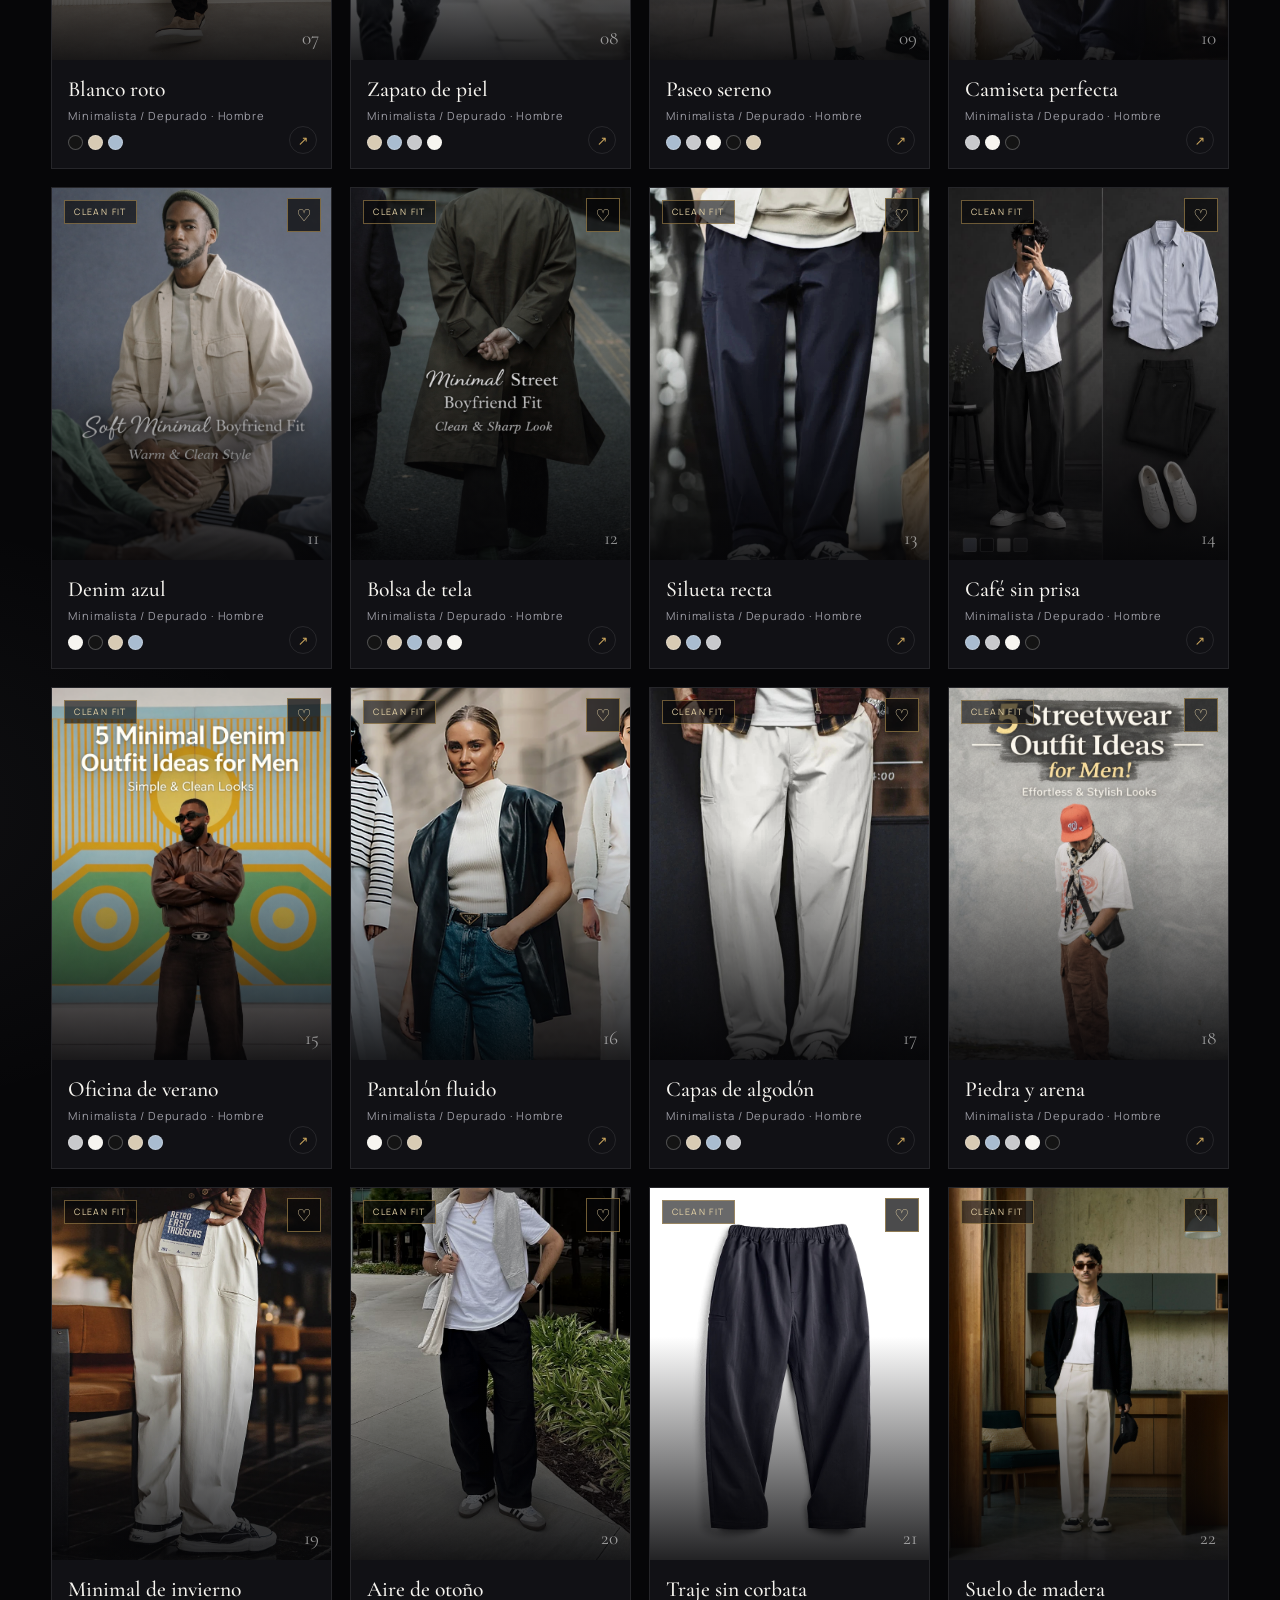
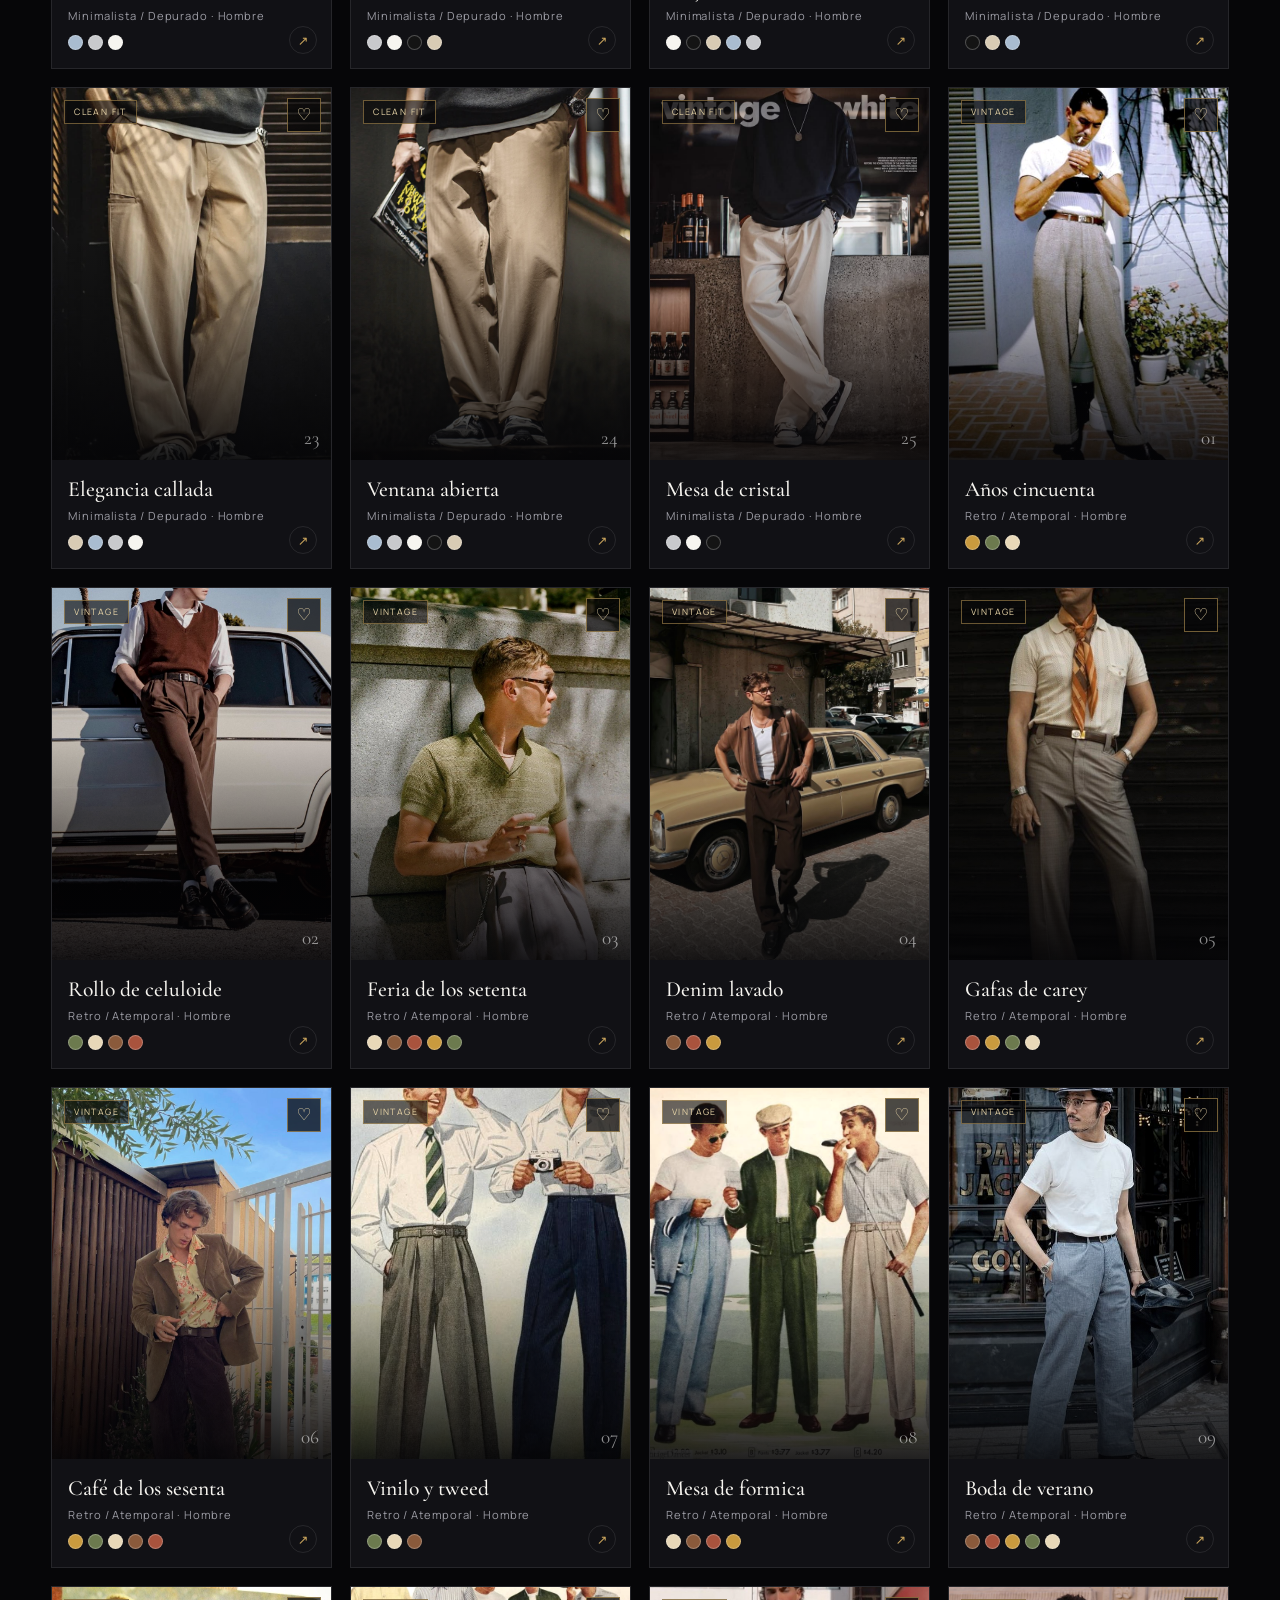
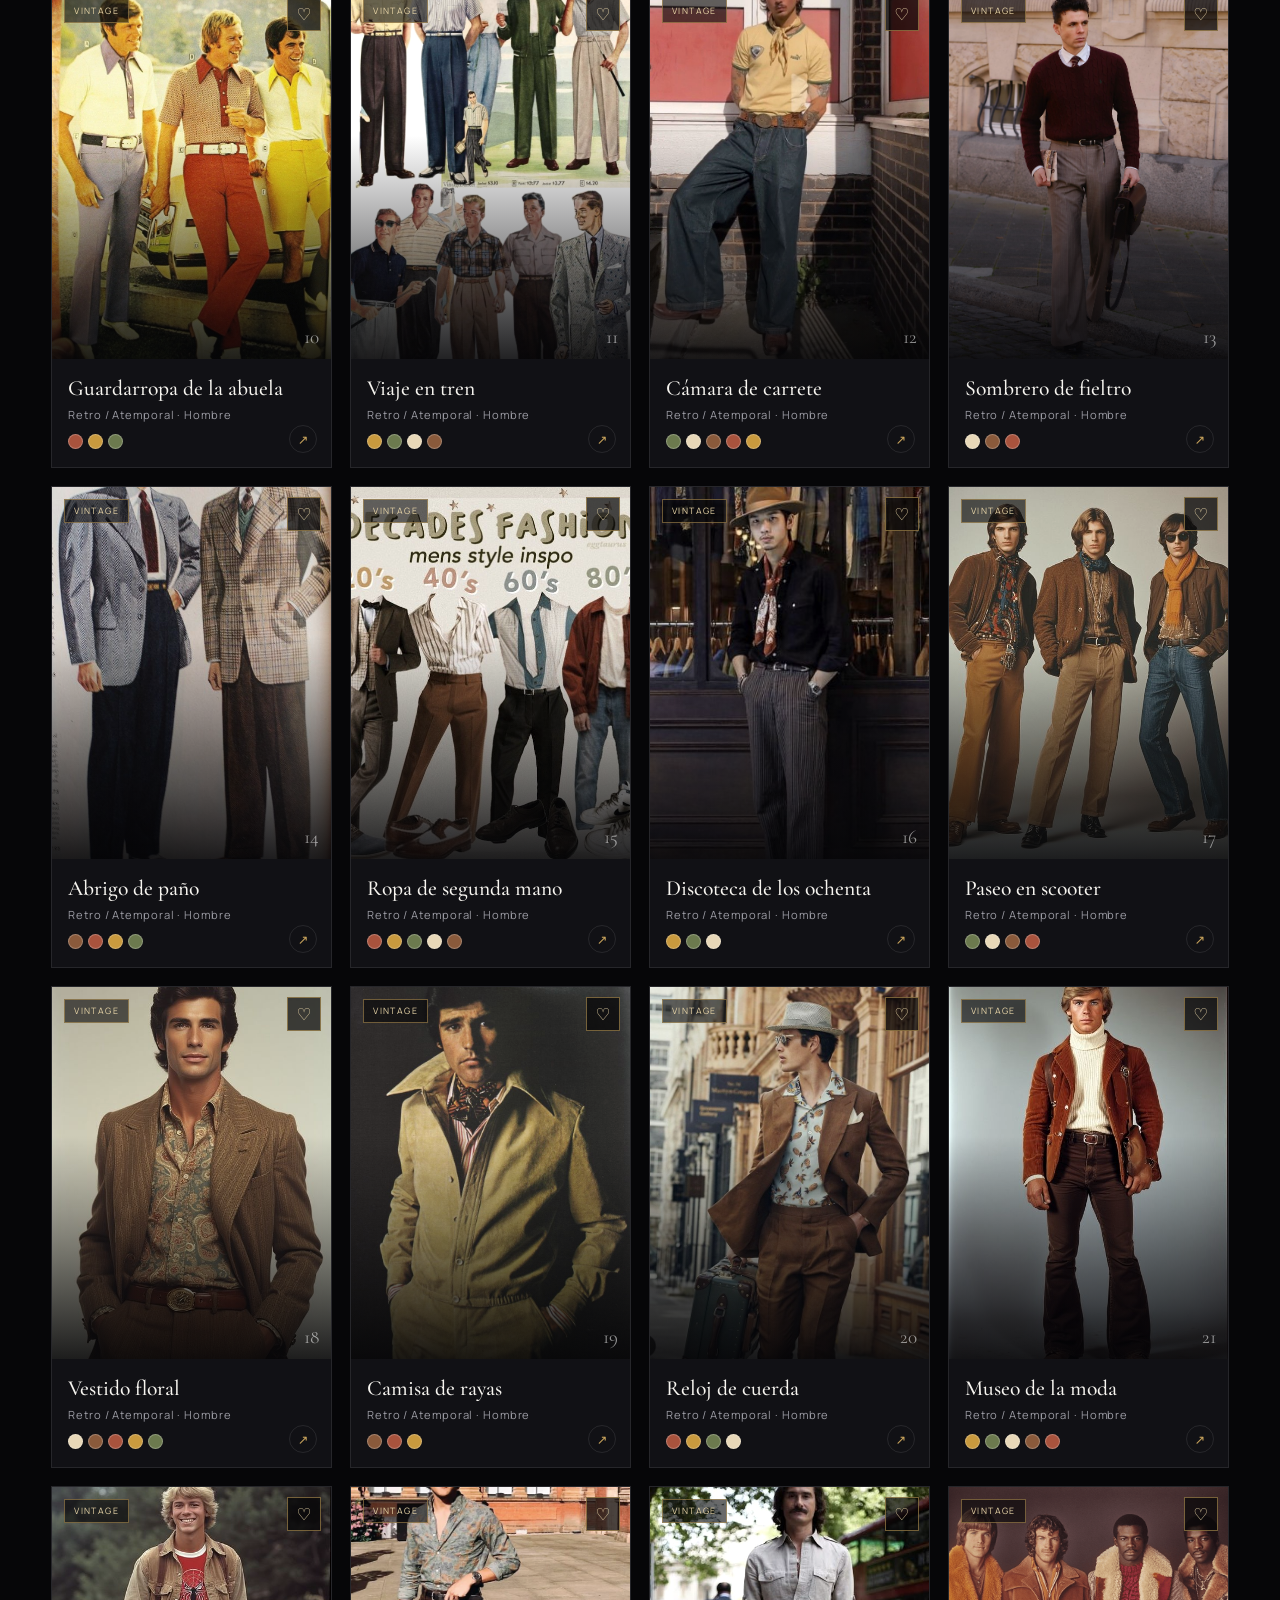
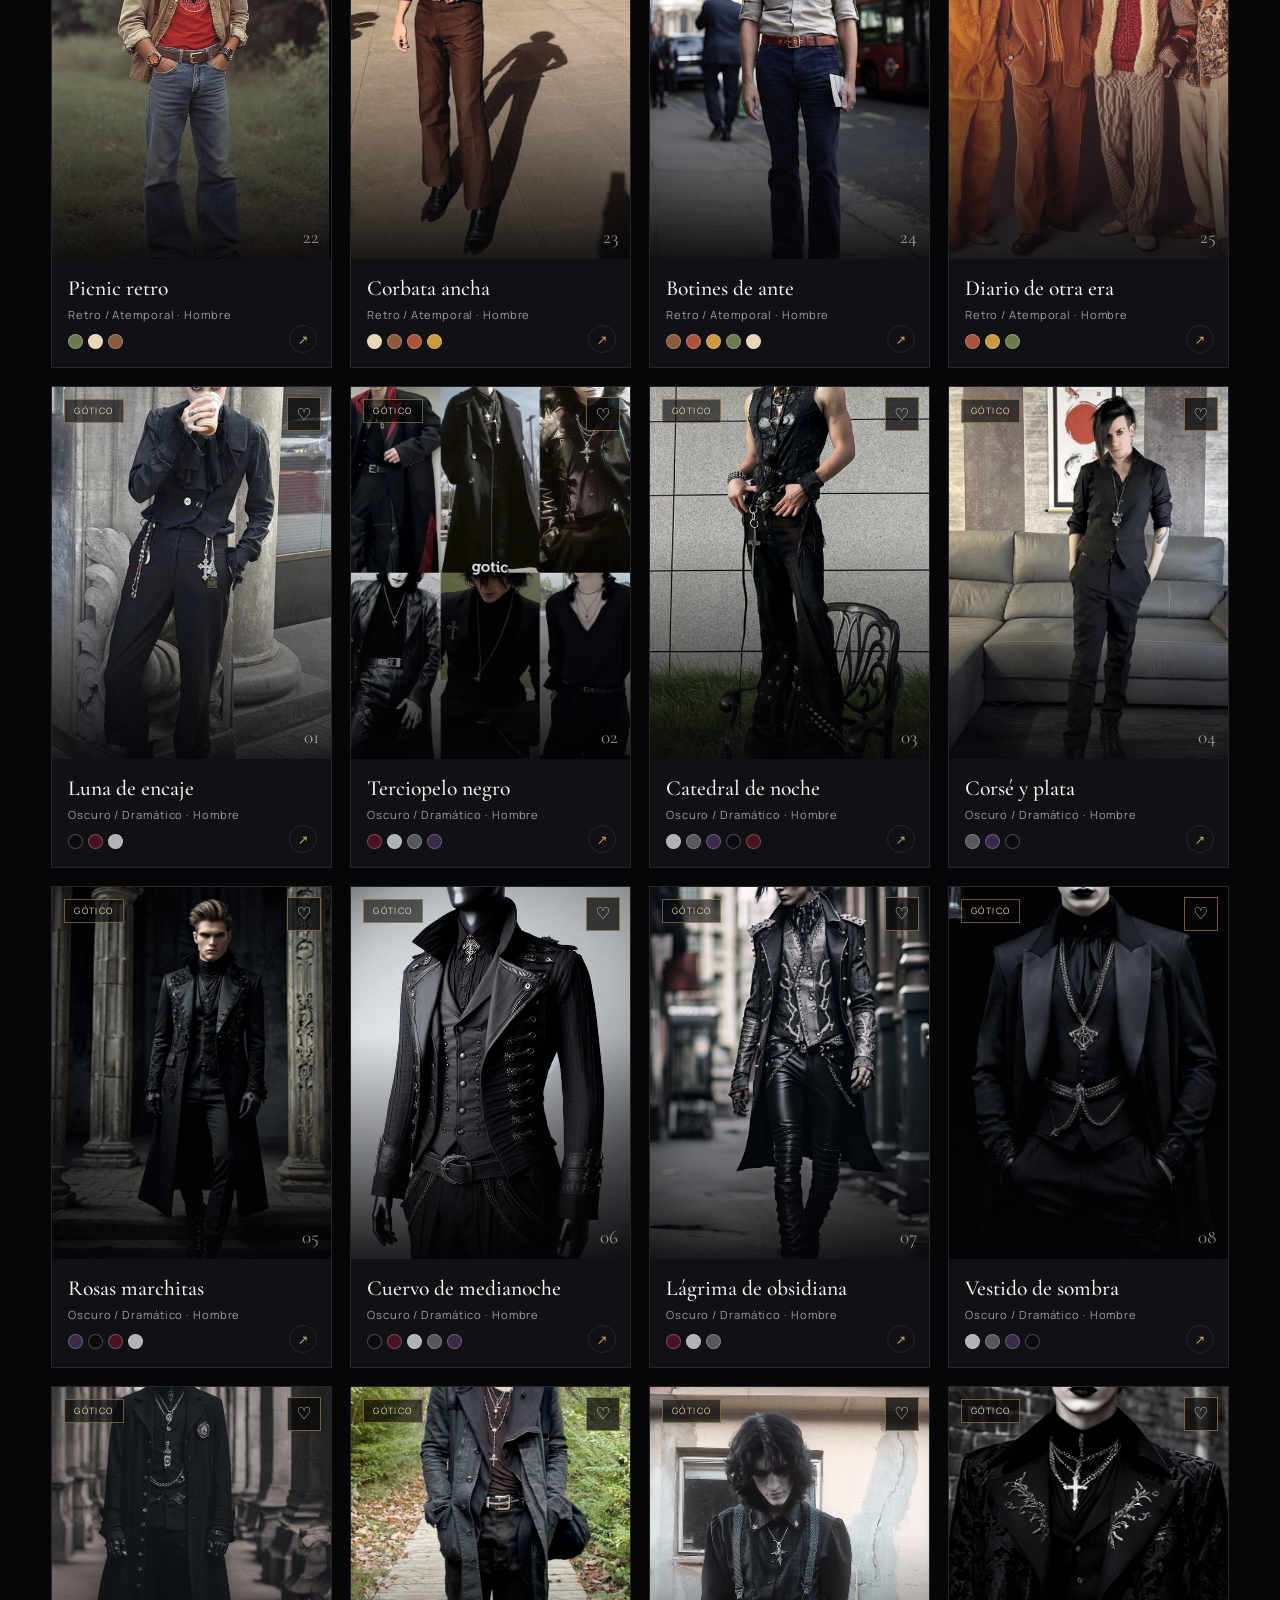
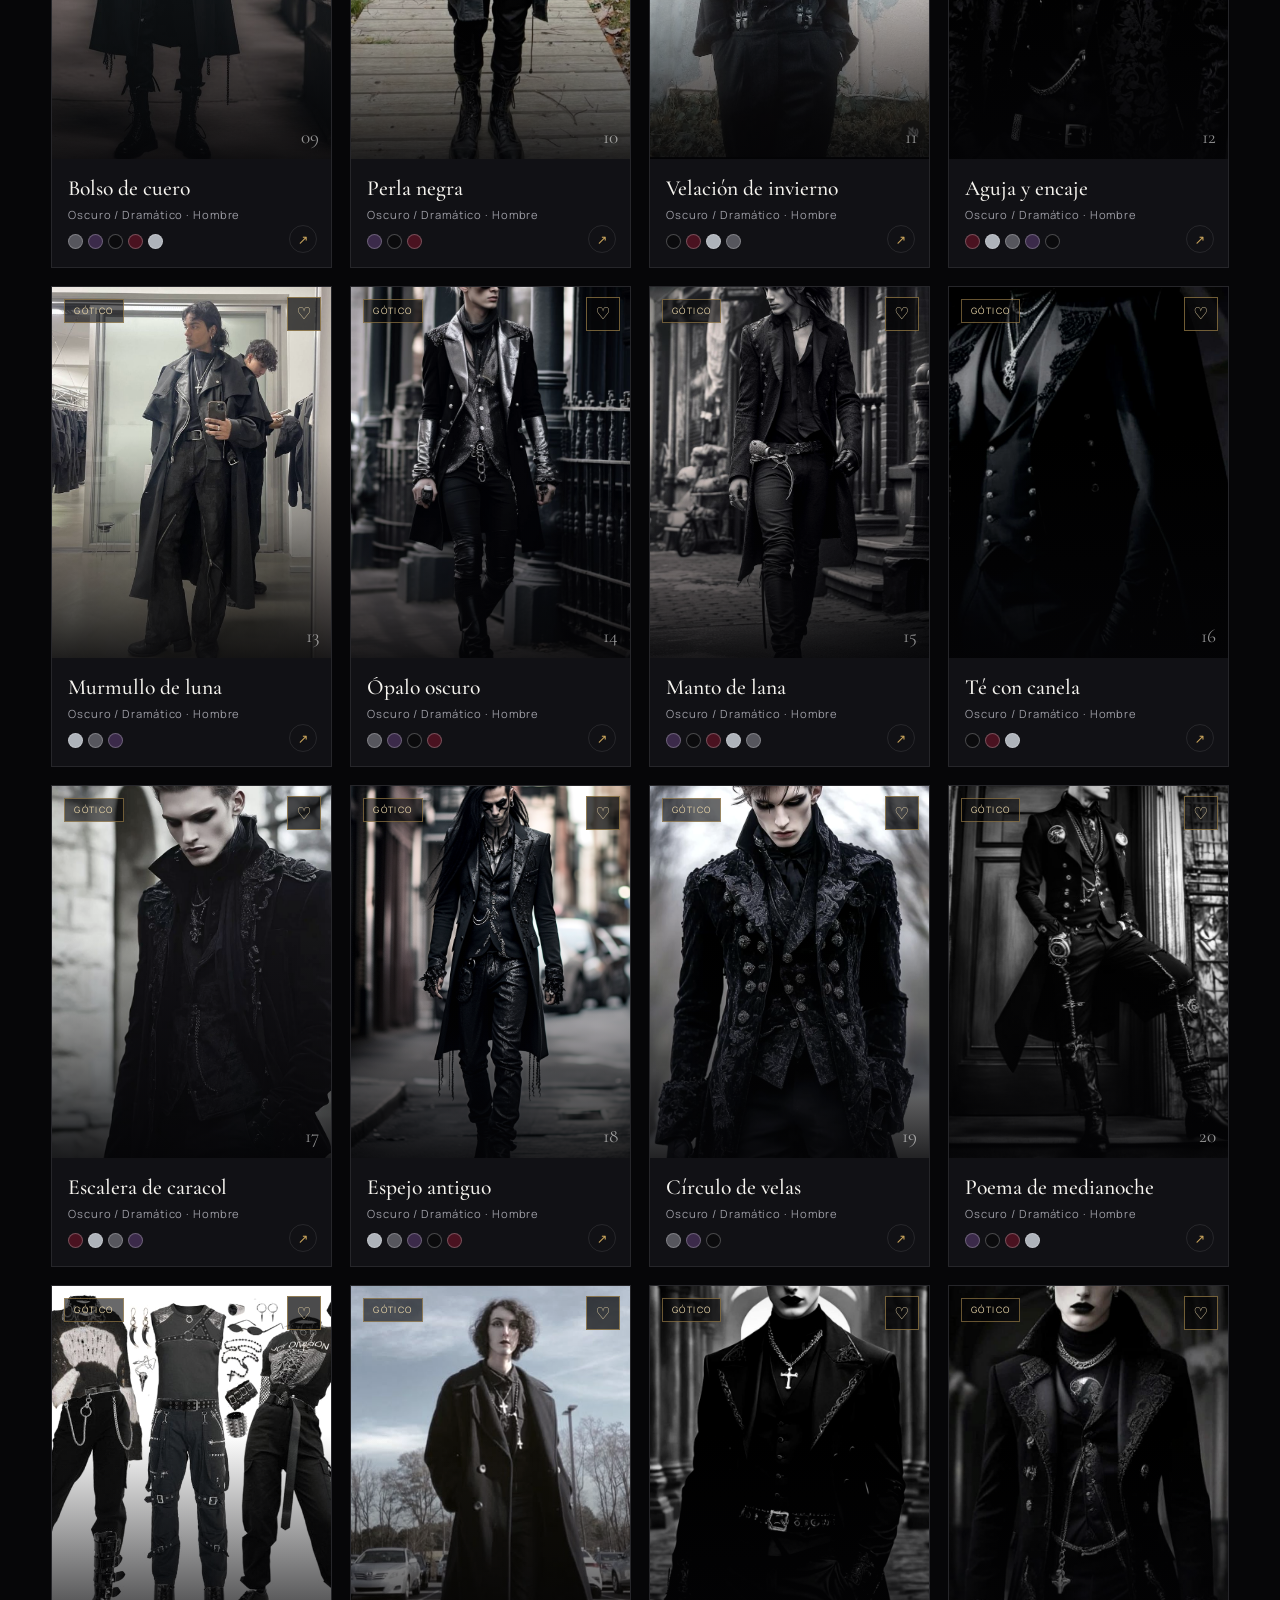
<file: women.html>
<!DOCTYPE html>
<html lang="es">
<head>
  <meta charset="UTF-8">
  <meta name="viewport" content="width=device-width, initial-scale=1">
  <meta name="description" content="Colección femenina NOIR · 225 outfits por estilo.">
  <title>Mujer · NOIR</title>
  <link rel="stylesheet" href="assets/css/styles.css">
</head>
<body data-page="women">

  <header class="site-header">
    <a class="brand" href="index.html"><span class="brand-mark">NOIR</span><span class="brand-dot"></span></a>
    <nav class="nav">
      <a href="index.html">Inicio</a>
      <a href="men.html">Hombre</a>
      <a class="active" href="women.html">Mujer</a>
      <button class="btn btn--small menu-trigger" type="button" data-open-search>✦ Buscar estilo</button>
    </nav>
  </header>

  <main>
    <section class="page-hero">
      <div class="wrap">
        <a class="back-link" href="index.html">← Volver al inicio</a>
        <span class="eyebrow" id="page-eyebrow">Colección femenina</span>
        <h1 id="page-title">Mujer</h1>
        <p id="page-description">Todos los looks registrados en NOIR.</p>
        <div class="page-hero-actions">
          <button class="btn btn--solid" type="button" data-random>✦ Elegir al azar</button>
          <button class="btn btn--ghost" type="button" data-open-search>Buscar por estilo</button>
        </div>
      </div>
    </section>

    <section class="section section--top">
      <div class="wrap">
        <div class="filters" id="style-filters"></div>
        <div class="section-head">
          <div><span class="eyebrow" id="page-count">225 looks registrados</span><h2>Lookbook</h2></div>
          <p>Toca una card para ver su paleta de colores, categoría y una breve explicación del outfit.</p>
        </div>
        <div class="card-grid" id="card-grid"></div>
      </div>
    </section>
  </main>

  <footer class="site-footer">
    <div class="wrap footer-inner">
      <div><a class="brand" href="index.html"><span class="brand-mark">NOIR</span></a><p>El estilo es una forma de silencio.</p></div>
      <div class="footer-links"><a href="men.html">Hombre</a><a href="women.html">Mujer</a><a href="#" data-open-search>Estilos</a></div>
    </div>
  </footer>

  <div id="search-overlay">
    <aside class="search-panel" role="dialog" aria-label="Buscar por estilo">
      <div class="search-panel-head">
        <div><span class="eyebrow">Menú de búsqueda</span><h2 class="serif">Explora estilos</h2></div>
        <button class="icon-close" type="button" data-close-search aria-label="Cerrar búsqueda">✕</button>
      </div>
      <div class="search-strip" id="search-strip"></div>
      <input id="search-input" class="search-input" type="search" placeholder="Buscar un estilo…" aria-label="Buscar un estilo">
      <div id="category-groups"></div>
      <div class="search-note"><b>Estilos disponibles en esta colección.</b> Cada uno abre 25 cards con colores, categoría y explicación.</div>
    </aside>
  </div>

  <div id="detail-overlay"><div class="detail-box" role="dialog" aria-label="Detalle del outfit"></div></div>

  <div id="choose-overlay">
    <div class="choose-box" role="dialog" aria-label="Elegir colección">
      <button id="choose-close" class="icon-close" type="button" aria-label="Cerrar">✕</button>
      <span class="eyebrow">Estilo mixto</span>
      <h3 id="choose-name" class="serif"></h3>
      <p>Este estilo funciona en ambas colecciones. ¿Quieres verlo en hombre o en mujer?</p>
      <div class="choose-actions">
        <button class="btn" type="button" data-choose-gender="men">Hombre</button>
        <button class="btn btn--ghost" type="button" data-choose-gender="women">Mujer</button>
      </div>
    </div>
  </div>

  <script src="assets/js/manifest.js"></script>
  <script src="assets/js/data.js"></script>
  <script src="assets/js/app.js"></script>
</body>
</html>
</file>
<file: assets/css/styles.css>
@import url('https://fonts.googleapis.com/css2?family=Cormorant+Garamond:ital,wght@0,400;0,500;0,600;1,400;1,500&family=Manrope:wght@300;400;500;600;700&display=swap');

:root {
  --black: #060608;
  --black-2: #0b0b0e;
  --panel: #111115;
  --panel-2: #17171c;
  --line: rgba(255, 255, 255, 0.09);
  --white: #f6f4ef;
  --muted: #9b9ba3;
  --silver: #c8ccd2;
  --gold: #c9a45c;
  --gold-soft: #e8d5a8;
  --gold-deep: #8a6d34;
  --serif: 'Cormorant Garamond', Georgia, serif;
  --sans: 'Manrope', system-ui, sans-serif;
  --shadow: 0 24px 60px rgba(0, 0, 0, 0.55);
}

* { box-sizing: border-box; }

html { scroll-behavior: smooth; }

body {
  margin: 0;
  min-height: 100vh;
  color: var(--white);
  background:
    radial-gradient(900px 600px at 85% -10%, rgba(201, 164, 92, 0.09), transparent 65%),
    radial-gradient(700px 500px at -10% 30%, rgba(200, 204, 210, 0.05), transparent 60%),
    var(--black);
  font-family: var(--sans);
  font-weight: 400;
  -webkit-font-smoothing: antialiased;
  overflow-x: hidden;
}

body::after {
  content: '';
  position: fixed;
  inset: 0;
  pointer-events: none;
  z-index: 999;
  opacity: 0.035;
  background-image: url("data:image/svg+xml,%3Csvg viewBox='0 0 180 180' xmlns='http://www.w3.org/2000/svg'%3E%3Cfilter id='n'%3E%3CfeTurbulence type='fractalNoise' baseFrequency='.9' numOctaves='3'/%3E%3C/filter%3E%3Crect width='100%25' height='100%25' filter='url(%23n)' opacity='.7'/%3E%3C/svg%3E");
}

a { color: inherit; text-decoration: none; }
button { font: inherit; color: inherit; }
img { display: block; max-width: 100%; }

::selection { background: rgba(201, 164, 92, 0.35); color: #fff; }

.wrap { width: min(1240px, 92vw); margin: 0 auto; }
.eyebrow {
  font-size: 0.68rem;
  letter-spacing: 0.42em;
  text-transform: uppercase;
  color: var(--gold);
  font-weight: 600;
}
.serif { font-family: var(--serif); font-weight: 500; }
.muted { color: var(--muted); }

/* ---------- Splash / animación de logo ---------- */
#splash {
  position: fixed;
  inset: 0;
  z-index: 1000;
  display: grid;
  place-items: center;
  background: radial-gradient(circle at 50% 48%, #161319 0%, #07070a 45%, #030304 100%);
  transition: opacity 0.9s ease, visibility 0.9s ease;
}
#splash.is-hidden { opacity: 0; visibility: hidden; pointer-events: none; }

.splash-ring {
  position: absolute;
  width: min(78vmin, 640px);
  aspect-ratio: 1;
  border: 1px solid rgba(201, 164, 92, 0.28);
  border-radius: 50%;
  animation: ringIn 1.5s cubic-bezier(.2,.8,.2,1) both, slowSpin 26s linear infinite;
}
.splash-ring::before,
.splash-ring::after {
  content: '';
  position: absolute;
  inset: 9%;
  border: 1px solid rgba(200, 204, 210, 0.13);
  border-radius: 50%;
}
.splash-ring::after { inset: 24%; border-color: rgba(201, 164, 92, 0.16); }

.splash-spark {
  position: absolute;
  width: 4px; height: 4px;
  border-radius: 50%;
  background: var(--gold-soft);
  box-shadow: 0 0 14px 3px rgba(232, 213, 168, 0.65);
  animation: sparkFloat 3.2s ease-in-out infinite alternate;
}

.splash-center { position: relative; text-align: center; z-index: 2; }
.monogram {
  position: relative;
  display: grid;
  place-items: center;
  width: 132px;
  height: 132px;
  margin: 0 auto 26px;
  border: 1px solid rgba(201, 164, 92, 0.6);
  transform: rotate(45deg) scale(0.5);
  opacity: 0;
  animation: monogramIn 1.1s cubic-bezier(.16,1,.3,1) 0.15s forwards;
}
.monogram span {
  transform: rotate(-45deg);
  font-family: var(--serif);
  font-size: 4.6rem;
  line-height: 1;
  color: var(--gold-soft);
  text-shadow: 0 0 30px rgba(201, 164, 92, 0.4);
}
.splash-title {
  display: flex;
  justify-content: center;
  gap: 0.06em;
  margin: 0;
  font-family: var(--serif);
  font-size: clamp(4rem, 16vw, 10rem);
  font-weight: 500;
  letter-spacing: 0.16em;
  line-height: 0.9;
  padding-left: 0.16em;
}
.splash-title span {
  display: inline-block;
  background: linear-gradient(105deg, #7c6640 0%, #f7e9c6 32%, #c9a45c 50%, #f7e9c6 68%, #7c6640 100%);
  background-size: 260% 100%;
  -webkit-background-clip: text;
  background-clip: text;
  color: transparent;
  clip-path: inset(0 0 100% 0);
  transform: translateY(26px);
  animation: letterIn 0.85s cubic-bezier(.16,1,.3,1) forwards, shimmer 3.2s ease-in-out infinite;
}
.splash-title span:nth-child(1) { animation-delay: 0.55s, 1.5s; }
.splash-title span:nth-child(2) { animation-delay: 0.68s, 1.5s; }
.splash-title span:nth-child(3) { animation-delay: 0.81s, 1.5s; }
.splash-title span:nth-child(4) { animation-delay: 0.94s, 1.5s; }
.splash-sub {
  margin-top: 20px;
  font-size: 0.66rem;
  letter-spacing: 0.62em;
  text-transform: uppercase;
  color: var(--silver);
  opacity: 0;
  animation: fadeSoft 1s ease 1.35s forwards;
}
.splash-line {
  width: 0;
  height: 1px;
  margin: 30px auto 0;
  background: linear-gradient(90deg, transparent, var(--gold), transparent);
  animation: lineGrow 1.2s ease 1.5s forwards;
}
.splash-skip {
  position: absolute;
  right: 28px;
  bottom: 26px;
  border: 0;
  background: none;
  color: var(--muted);
  font-size: 0.68rem;
  letter-spacing: 0.2em;
  text-transform: uppercase;
  cursor: pointer;
  z-index: 4;
}
.splash-skip:hover { color: var(--gold); }
.splash-sound {
  position: absolute;
  left: 28px;
  bottom: 26px;
  z-index: 4;
  border: 1px solid rgba(201,164,92,.4);
  background: rgba(6,6,8,.5);
  color: var(--gold-soft);
  font-size: .66rem;
  letter-spacing: .18em;
  text-transform: uppercase;
  padding: 8px 12px;
  cursor: pointer;
  transition: .3s;
}
.splash-sound:hover { border-color: var(--gold); background: rgba(201,164,92,.12); }
.splash-sound-hint {
  position: absolute;
  bottom: 74px;
  left: 28px;
  z-index: 4;
  color: var(--silver);
  font-size: .62rem;
  letter-spacing: .12em;
  animation: fadeSoft .8s ease both;
}

@keyframes ringIn { from { transform: scale(0.6); opacity: 0; } to { transform: scale(1); opacity: 1; } }
@keyframes slowSpin { to { transform: rotate(360deg); } }
@keyframes monogramIn { to { transform: rotate(45deg) scale(1); opacity: 1; } }
@keyframes letterIn { to { clip-path: inset(0 0 -10% 0); transform: translateY(0); } }
@keyframes shimmer { 0%,100% { background-position: 0% 50%; } 50% { background-position: 100% 50%; } }
@keyframes fadeSoft { to { opacity: 0.8; } }
@keyframes lineGrow { to { width: min(300px, 60vw); } }
@keyframes sparkFloat {
  from { transform: translate3d(0, 12px, 0) scale(0.6); opacity: 0.2; }
  to { transform: translate3d(14px, -18px, 0) scale(1.25); opacity: 1; }
}

/* ---------- Header ---------- */
.site-header {
  position: sticky;
  top: 0;
  z-index: 100;
  display: flex;
  align-items: center;
  justify-content: space-between;
  gap: 20px;
  padding: 18px 5vw;
  border-bottom: 1px solid var(--line);
  background: rgba(6, 6, 8, 0.78);
  backdrop-filter: blur(18px);
}
.brand { display: inline-flex; align-items: baseline; gap: 12px; }
.brand-mark {
  font-family: var(--serif);
  font-size: 1.75rem;
  letter-spacing: 0.22em;
  background: linear-gradient(100deg, var(--gold-soft), var(--gold), var(--silver));
  -webkit-background-clip: text;
  background-clip: text;
  color: transparent;
}
.brand-dot { width: 5px; height: 5px; background: var(--gold); border-radius: 50%; }
.nav { display: flex; align-items: center; gap: 28px; }
.nav a {
  font-size: 0.72rem;
  letter-spacing: 0.2em;
  text-transform: uppercase;
  color: var(--muted);
  transition: color 0.25s;
}
.nav a:hover, .nav a.active { color: var(--gold-soft); }

.btn {
  display: inline-flex;
  align-items: center;
  justify-content: center;
  gap: 10px;
  padding: 13px 22px;
  border: 1px solid var(--gold);
  background: transparent;
  color: var(--gold-soft);
  font-size: 0.7rem;
  letter-spacing: 0.22em;
  text-transform: uppercase;
  cursor: pointer;
  transition: background 0.3s, color 0.3s, box-shadow 0.3s, transform 0.3s;
}
.btn:hover { background: var(--gold); color: #0a0a0b; box-shadow: 0 0 28px rgba(201,164,92,.25); transform: translateY(-2px); }
.btn--solid { background: var(--gold); color: #0a0a0b; }
.btn--solid:hover { background: var(--gold-soft); color: #0a0a0b; }
.btn--ghost { border-color: rgba(255,255,255,.22); color: var(--silver); }
.btn--ghost:hover { border-color: var(--silver); background: rgba(255,255,255,.06); color: #fff; box-shadow: none; }
.btn--small { padding: 9px 14px; font-size: 0.62rem; }
.btn svg { width: 16px; height: 16px; }
.menu-trigger { white-space: nowrap; }

/* ---------- Hero ---------- */
.hero {
  position: relative;
  min-height: min(78vh, 760px);
  display: grid;
  align-items: center;
  overflow: hidden;
}
.hero-glow {
  position: absolute;
  top: -20%;
  right: -5%;
  width: 60vw;
  height: 60vw;
  border-radius: 50%;
  background: radial-gradient(circle, rgba(201,164,92,.14), transparent 62%);
  filter: blur(20px);
  pointer-events: none;
}
.hero-inner { position: relative; display: grid; gap: 26px; padding: 80px 0 70px; max-width: 820px; }
.hero h1 {
  margin: 0;
  font-family: var(--serif);
  font-size: clamp(3.2rem, 8vw, 7.4rem);
  font-weight: 400;
  line-height: 0.96;
  letter-spacing: -0.02em;
}
.hero h1 em { color: var(--gold-soft); font-weight: 400; }
.hero p { max-width: 540px; margin: 0; color: var(--muted); font-size: 0.98rem; line-height: 1.85; font-weight: 300; }
.hero-actions { display: flex; flex-wrap: wrap; gap: 14px; margin-top: 14px; }
.hero-meta { display: flex; gap: 34px; margin-top: 42px; }
.hero-meta div { border-left: 1px solid rgba(201,164,92,.45); padding-left: 16px; }
.hero-meta strong { display: block; font-family: var(--serif); font-size: 2rem; color: var(--white); line-height: 1; }
.hero-meta span { font-size: .62rem; letter-spacing: .2em; text-transform: uppercase; color: var(--muted); }

/* ---------- Secciones ---------- */
.section { padding: 76px 0; }
.section--top { padding-top: 40px; }
.section-head { display: flex; align-items: flex-end; justify-content: space-between; gap: 24px; margin-bottom: 34px; }
.section-head h2 {
  margin: 10px 0 0;
  font-family: var(--serif);
  font-size: clamp(2.2rem, 4.4vw, 3.8rem);
  font-weight: 400;
  line-height: 1.05;
}
.section-head p { margin: 0; max-width: 380px; color: var(--muted); font-size: .86rem; line-height: 1.7; }
.divider { height: 1px; background: linear-gradient(90deg, transparent, var(--line) 15%, var(--line) 85%, transparent); }

/* ---------- Tarjetas de género ---------- */
.gender-grid { display: grid; grid-template-columns: repeat(2, minmax(0, 1fr)); gap: 22px; }
.gender-card {
  position: relative;
  overflow: hidden;
  display: grid;
  grid-template-columns: 1fr auto;
  align-items: center;
  gap: 16px;
  min-height: 260px;
  padding: 38px;
  border: 1px solid var(--line);
  background: linear-gradient(145deg, rgba(255,255,255,.035), rgba(255,255,255,.008));
  transition: border-color .4s, transform .4s, background .4s;
}
.gender-card::before {
  content: '';
  position: absolute;
  inset: 0;
  background: radial-gradient(400px 200px at 90% 10%, rgba(201,164,92,.12), transparent 70%);
  opacity: 0;
  transition: opacity .4s;
}
.gender-card:hover { border-color: rgba(201,164,92,.55); transform: translateY(-6px); background: linear-gradient(145deg, rgba(201,164,92,.09), rgba(255,255,255,.01)); }
.gender-card:hover::before { opacity: 1; }
.gender-card small { display: block; color: var(--gold); letter-spacing: .3em; font-size: .62rem; text-transform: uppercase; }
.gender-card h3 { margin: 12px 0 6px; font-family: var(--serif); font-size: clamp(2.6rem, 5vw, 4.4rem); font-weight: 400; }
.gender-card p { margin: 0 0 22px; color: var(--muted); font-size: .82rem; max-width: 280px; line-height: 1.7; }
.gender-card .btn { position: relative; }
.gender-icon {
  position: relative;
  width: 150px;
  height: 150px;
  display: grid;
  place-items: center;
  border: 1px solid rgba(201,164,92,.35);
  border-radius: 50%;
}
.gender-icon::before { content: ''; position: absolute; inset: 12px; border: 1px dashed rgba(200,204,210,.18); border-radius: 50%; animation: slowSpin 40s linear infinite; }
.gender-icon svg { width: 62px; height: 62px; fill: none; stroke: var(--gold-soft); stroke-width: 1.3; }
.gender-card:hover .gender-icon svg { filter: drop-shadow(0 0 12px rgba(201,164,92,.6)); }

/* ---------- Mosaico aleatorio ---------- */
.mosaic {
  display: grid;
  grid-template-columns: repeat(6, 1fr);
  grid-auto-rows: 120px;
  gap: 10px;
}
.mosaic button {
  position: relative;
  padding: 0;
  border: 0;
  overflow: hidden;
  background: var(--panel);
  cursor: pointer;
}
.mosaic button:nth-child(1) { grid-column: span 2; grid-row: span 2; }
.mosaic button:nth-child(2) { grid-column: span 2; grid-row: span 1; }
.mosaic button:nth-child(3) { grid-column: span 1; grid-row: span 2; }
.mosaic button:nth-child(4) { grid-column: span 2; grid-row: span 1; }
.mosaic button:nth-child(6) { grid-column: span 2; grid-row: span 1; }
.mosaic img { width: 100%; height: 100%; object-fit: cover; filter: grayscale(.35) contrast(1.05); transition: transform .7s, filter .5s; }
.mosaic button:hover img { transform: scale(1.08); filter: grayscale(0); }
.mosaic button::after {
  content: '';
  position: absolute;
  inset: 0;
  background: linear-gradient(180deg, transparent 45%, rgba(0,0,0,.7));
  opacity: .7;
}
.mosaic button span {
  position: absolute;
  z-index: 2;
  left: 12px;
  bottom: 10px;
  font-size: .58rem;
  letter-spacing: .18em;
  text-transform: uppercase;
  color: var(--gold-soft);
  opacity: 0;
  transform: translateY(6px);
  transition: .3s;
}
.mosaic button:hover span { opacity: 1; transform: none; }

/* ---------- Panel de búsqueda ---------- */
#search-overlay {
  position: fixed;
  inset: 0;
  z-index: 300;
  display: flex;
  justify-content: flex-end;
  background: rgba(0,0,0,.72);
  backdrop-filter: blur(6px);
  opacity: 0;
  visibility: hidden;
  transition: opacity .35s, visibility .35s;
}
#search-overlay.is-open { opacity: 1; visibility: visible; }
.search-panel {
  width: min(680px, 100%);
  height: 100%;
  overflow-y: auto;
  padding: 34px clamp(20px, 4vw, 48px) 60px;
  border-left: 1px solid rgba(201,164,92,.3);
  background: linear-gradient(180deg, #101014, #08080a);
  transform: translateX(40px);
  opacity: 0;
  transition: transform .45s cubic-bezier(.16,1,.3,1), opacity .45s;
}
#search-overlay.is-open .search-panel { transform: none; opacity: 1; }
.search-panel-head { display: flex; align-items: flex-start; justify-content: space-between; gap: 20px; }
.search-panel h2 { margin: 8px 0 4px; font-family: var(--serif); font-size: 2.8rem; font-weight: 400; }
.icon-close {
  width: 40px; height: 40px;
  display: grid; place-items: center;
  border: 1px solid var(--line);
  background: transparent;
  cursor: pointer;
  color: var(--silver);
  font-size: 1.2rem;
  transition: .25s;
}
.icon-close:hover { border-color: var(--gold); color: var(--gold); transform: rotate(90deg); }
.search-strip { display: flex; gap: 6px; height: 74px; margin: 26px 0 10px; overflow: hidden; }
.search-strip img { width: 25%; height: 100%; object-fit: cover; filter: grayscale(.5) brightness(.75); }
.search-input {
  width: 100%;
  margin: 14px 0 4px;
  padding: 12px 14px;
  border: 1px solid var(--line);
  background: rgba(255,255,255,.03);
  color: var(--white);
  font-family: var(--sans);
  font-size: .78rem;
  letter-spacing: .04em;
  outline: none;
  transition: border-color .25s;
}
.search-input::placeholder { color: var(--muted); }
.search-input:focus { border-color: var(--gold); }
.group-title {
  display: flex;
  align-items: center;
  gap: 14px;
  margin: 30px 0 14px;
  font-size: .64rem;
  letter-spacing: .32em;
  text-transform: uppercase;
  color: var(--silver);
}
.group-title::after { content: ''; flex: 1; height: 1px; background: var(--line); }
.category-grid { display: grid; grid-template-columns: repeat(2, minmax(0,1fr)); gap: 10px; }
.category-item {
  display: flex;
  align-items: center;
  gap: 12px;
  padding: 12px;
  border: 1px solid var(--line);
  background: rgba(255,255,255,.018);
  text-align: left;
  cursor: pointer;
  transition: .3s;
}
.category-item:hover { border-color: rgba(201,164,92,.55); background: rgba(201,164,92,.07); transform: translateY(-2px); }
.category-item img { width: 46px; height: 58px; object-fit: cover; filter: grayscale(.4); }
.category-item b { display: block; font-family: var(--serif); font-size: 1.15rem; font-weight: 500; }
.category-item small { color: var(--muted); font-size: .6rem; letter-spacing: .12em; }
.search-note { margin-top: 28px; padding: 16px; border: 1px solid rgba(201,164,92,.22); background: rgba(201,164,92,.05); color: var(--muted); font-size: .76rem; line-height: 1.7; }
.search-note b { color: var(--gold-soft); }

/* ---------- Lookbook / cards ---------- */
.page-hero { padding: 72px 0 38px; }
.page-hero h1 {
  margin: 12px 0 12px;
  font-family: var(--serif);
  font-size: clamp(3.2rem, 7vw, 6.4rem);
  font-weight: 400;
  line-height: .95;
}
.page-hero p { margin: 0; max-width: 620px; color: var(--muted); line-height: 1.8; font-size: .9rem; }
.page-hero-actions { display: flex; flex-wrap: wrap; gap: 12px; margin-top: 28px; }
.back-link { display: inline-flex; align-items: center; gap: 8px; color: var(--muted); font-size: .68rem; letter-spacing: .2em; text-transform: uppercase; }
.back-link:hover { color: var(--gold); }
.filters { display: flex; flex-wrap: wrap; gap: 8px; padding: 22px 0 28px; border-top: 1px solid var(--line); }
.chip {
  padding: 9px 15px;
  border: 1px solid var(--line);
  background: transparent;
  color: var(--muted);
  font-size: .65rem;
  letter-spacing: .16em;
  text-transform: uppercase;
  cursor: pointer;
  transition: .25s;
}
.chip:hover { color: var(--white); border-color: var(--silver); }
.chip.is-active { border-color: var(--gold); background: rgba(201,164,92,.12); color: var(--gold-soft); }

.card-grid { display: grid; grid-template-columns: repeat(auto-fill, minmax(230px, 1fr)); gap: 18px; }
.outfit-card {
  position: relative;
  display: block;
  width: 100%;
  padding: 0;
  border: 1px solid var(--line);
  background: var(--panel);
  text-align: left;
  cursor: pointer;
  overflow: hidden;
  opacity: 0;
  transform: translateY(22px);
  transition: opacity .6s ease, transform .6s ease, border-color .35s, box-shadow .35s;
}
.outfit-card.is-visible { opacity: 1; transform: none; }
.outfit-card:hover { border-color: rgba(201,164,92,.6); box-shadow: 0 18px 45px rgba(0,0,0,.6); }
.card-image { position: relative; aspect-ratio: 3 / 4; overflow: hidden; background: #15151a; }
.card-image img { width: 100%; height: 100%; object-fit: cover; transition: transform .8s cubic-bezier(.16,1,.3,1), filter .5s; filter: saturate(.86) contrast(1.03); }
.outfit-card:hover .card-image img { transform: scale(1.07); filter: saturate(1.05); }
.card-image::after { content: ''; position: absolute; inset: 0; background: linear-gradient(180deg, transparent 40%, rgba(4,4,6,.88)); }
.card-num { position: absolute; bottom: 10px; right: 12px; z-index: 2; font-family: var(--serif); font-size: 1.2rem; color: rgba(255,255,255,.55); }
.card-fav {
  position: absolute;
  top: 10px;
  right: 10px;
  z-index: 4;
  width: 34px;
  height: 34px;
  display: grid;
  place-items: center;
  border: 1px solid rgba(201,164,92,.55);
  background: rgba(6,6,8,.72);
  color: var(--gold-soft);
  font-size: 1.05rem;
  line-height: 1;
  cursor: pointer;
  transition: .25s;
}
.card-fav:hover { background: var(--gold); color: #111; transform: scale(1.08); }
.card-fav.is-saved { background: var(--gold); color: #111; }
.outfit-card:focus-visible { outline: 1px solid var(--gold); outline-offset: 3px; }
.card-style {
  position: absolute;
  top: 12px; left: 12px; z-index: 2;
  padding: 5px 9px;
  border: 1px solid rgba(201,164,92,.5);
  background: rgba(6,6,8,.6);
  color: var(--gold-soft);
  font-size: .55rem;
  letter-spacing: .16em;
  text-transform: uppercase;
}
.card-info { position: relative; padding: 16px 16px 18px; }
.card-info h3 { margin: 0 0 6px; font-family: var(--serif); font-size: 1.35rem; font-weight: 500; }
.card-info p { margin: 0 0 12px; font-size: .7rem; color: var(--muted); letter-spacing: .08em; }
.swatches { display: flex; gap: 5px; }
.swatches i { width: 15px; height: 15px; border-radius: 50%; border: 1px solid rgba(255,255,255,.25); }
.card-cta {
  position: absolute;
  right: 14px; bottom: 14px;
  width: 28px; height: 28px;
  display: grid; place-items: center;
  border: 1px solid var(--line);
  border-radius: 50%;
  color: var(--gold);
  font-size: .8rem;
  transition: .3s;
}
.outfit-card:hover .card-cta { background: var(--gold); color: #111; border-color: var(--gold); }
.hidden { display: none !important; }

/* ---------- Modal de detalle ---------- */
#detail-overlay {
  position: fixed;
  inset: 0;
  z-index: 400;
  display: grid;
  place-items: center;
  padding: 24px;
  background: rgba(0,0,0,.82);
  backdrop-filter: blur(10px);
  opacity: 0;
  visibility: hidden;
  transition: opacity .35s, visibility .35s;
}
#detail-overlay.is-open { opacity: 1; visibility: visible; }
.detail-box {
  position: relative;
  display: grid;
  grid-template-columns: minmax(0, 1fr) minmax(0, 1fr);
  width: min(1000px, 96vw);
  max-height: min(88vh, 780px);
  border: 1px solid rgba(201,164,92,.35);
  background: #0c0c10;
  box-shadow: var(--shadow);
  overflow: hidden;
  transform: translateY(24px) scale(.98);
  transition: transform .45s cubic-bezier(.16,1,.3,1);
}
#detail-overlay.is-open .detail-box { transform: none; }
.detail-image { position: relative; min-height: 420px; overflow: hidden; background: #17171c; }
.detail-image img { width: 100%; height: 100%; object-fit: cover; }
.detail-image::after { content: ''; position: absolute; inset: 0; background: linear-gradient(180deg, transparent 60%, rgba(0,0,0,.6)); }
.detail-badge { position: absolute; z-index: 2; top: 20px; left: 20px; padding: 7px 12px; border: 1px solid rgba(201,164,92,.6); background: rgba(0,0,0,.55); color: var(--gold-soft); font-size: .6rem; letter-spacing: .2em; text-transform: uppercase; }
.detail-body { overflow-y: auto; padding: 42px clamp(24px, 4vw, 46px); }
.detail-body .eyebrow { display: block; margin-bottom: 12px; }
.detail-body h2 { margin: 0 0 6px; font-family: var(--serif); font-size: clamp(2rem, 4vw, 3.2rem); font-weight: 400; line-height: 1; }
.detail-tagline { margin: 0 0 24px; color: var(--gold); font-family: var(--serif); font-style: italic; font-size: 1.25rem; }
.detail-section { padding: 18px 0; border-top: 1px solid var(--line); }
.detail-label { display: block; margin-bottom: 10px; font-size: .6rem; letter-spacing: .28em; text-transform: uppercase; color: var(--silver); }
.detail-section p { margin: 0; color: var(--muted); font-size: .85rem; line-height: 1.8; font-weight: 300; }
.detail-category { display: inline-block; padding: 7px 12px; border: 1px solid rgba(201,164,92,.35); color: var(--gold-soft); font-size: .72rem; letter-spacing: .08em; }
.color-list { display: flex; flex-wrap: wrap; gap: 14px; }
.color-item { display: flex; align-items: center; gap: 8px; font-size: .72rem; color: var(--silver); }
.color-item i { width: 24px; height: 24px; border: 1px solid rgba(255,255,255,.25); border-radius: 50%; }
.color-item small { display: block; color: var(--muted); font-size: .55rem; letter-spacing: .08em; }
.piece-list { display: flex; flex-wrap: wrap; gap: 7px; }
.piece-list span { padding: 6px 10px; border: 1px solid var(--line); color: var(--muted); font-size: .66rem; }
.detail-actions { display: flex; flex-wrap: wrap; gap: 10px; margin-top: 26px; }
.modal-close {
  position: absolute;
  z-index: 5;
  top: 14px; right: 14px;
  width: 38px; height: 38px;
  display: grid; place-items: center;
  border: 1px solid rgba(255,255,255,.25);
  background: rgba(6,6,8,.7);
  color: #fff;
  font-size: 1.1rem;
  cursor: pointer;
  transition: .25s;
}
.modal-close:hover { background: var(--gold); color: #111; transform: rotate(90deg); }
.detail-nav { position: absolute; z-index: 5; bottom: 16px; left: 16px; display: flex; gap: 8px; }
.detail-nav button {
  width: 34px; height: 34px;
  border: 1px solid rgba(255,255,255,.3);
  background: rgba(0,0,0,.5);
  color: #fff;
  cursor: pointer;
  transition: .25s;
}
.detail-nav button:hover { background: var(--gold); color: #111; }

/* ---------- Selector de género para estilos mixtos ---------- */
#choose-overlay {
  position: fixed;
  inset: 0;
  z-index: 350;
  display: grid;
  place-items: center;
  padding: 20px;
  background: rgba(0,0,0,.8);
  backdrop-filter: blur(8px);
  opacity: 0;
  visibility: hidden;
  transition: .3s;
}
#choose-overlay.is-open { opacity: 1; visibility: visible; }
.choose-box { position: relative; width: min(440px, 94vw); padding: 42px 34px; border: 1px solid rgba(201,164,92,.4); background: #0d0d11; text-align: center; }
.choose-box h3 { margin: 10px 0 8px; font-family: var(--serif); font-size: 2.2rem; font-weight: 400; }
.choose-box p { margin: 0 0 26px; color: var(--muted); font-size: .8rem; }
.choose-actions { display: grid; grid-template-columns: 1fr 1fr; gap: 12px; }

/* ---------- Footer ---------- */
.site-footer { padding: 46px 5vw 34px; border-top: 1px solid var(--line); background: #050507; }
.footer-inner { display: flex; flex-wrap: wrap; align-items: center; justify-content: space-between; gap: 20px; }
.footer-inner p { margin: 6px 0 0; color: var(--muted); font-size: .72rem; }
.footer-links { display: flex; gap: 22px; }
.footer-links a { color: var(--muted); font-size: .66rem; letter-spacing: .16em; text-transform: uppercase; }
.footer-links a:hover { color: var(--gold); }

/* ---------- Pantalla de selección ---------- */
.select-page { min-height: 100vh; }
.select-hero { padding: 78px 0 90px; text-align: center; }
.select-hero h1 {
  margin: 14px 0 18px;
  font-family: var(--serif);
  font-size: clamp(3.2rem, 8vw, 7rem);
  font-weight: 400;
  line-height: .95;
}
.select-hero h1 em { color: var(--gold-soft); font-weight: 400; }
.select-intro { max-width: 620px; margin: 0 auto 46px; color: var(--muted); line-height: 1.85; font-size: .9rem; }
.select-grid { display: grid; grid-template-columns: repeat(2, minmax(0, 1fr)); gap: 22px; text-align: left; }
.select-card {
  position: relative;
  min-height: 430px;
  display: flex;
  align-items: flex-end;
  overflow: hidden;
  border: 1px solid var(--line);
  transition: border-color .4s, transform .4s, box-shadow .4s;
}
.select-card:hover { border-color: var(--gold); transform: translateY(-6px); box-shadow: 0 24px 60px rgba(0,0,0,.6); }
.select-preview { position: absolute; inset: 0; display: grid; grid-template-columns: 1fr 1fr; gap: 4px; }
.select-preview img { width: 100%; height: 100%; object-fit: cover; filter: grayscale(.55) brightness(.6); transition: transform .9s, filter .5s; }
.select-card:hover .select-preview img { transform: scale(1.06); filter: grayscale(.05) brightness(.8); }
.select-overlay { position: absolute; inset: 0; background: linear-gradient(180deg, rgba(6,6,8,.25) 0%, rgba(6,6,8,.55) 35%, rgba(6,6,8,.95) 100%); }
.select-content { position: relative; z-index: 2; padding: 34px; }
.select-content small { color: var(--gold); font-size: .62rem; letter-spacing: .3em; text-transform: uppercase; }
.select-symbol { width: 66px; height: 66px; margin: 18px 0 10px; display: grid; place-items: center; border: 1px solid rgba(201,164,92,.5); border-radius: 50%; }
.select-symbol svg { width: 34px; height: 34px; fill: none; stroke: var(--gold-soft); stroke-width: 1.4; }
.select-content h2 { margin: 0 0 8px; font-family: var(--serif); font-size: 3.1rem; font-weight: 400; }
.select-content p { margin: 0 0 20px; color: var(--silver); font-size: .8rem; line-height: 1.7; }
.quiz-teaser {
  display: flex;
  align-items: center;
  justify-content: space-between;
  gap: 24px;
  margin-top: 30px;
  padding: 30px 34px;
  border: 1px solid rgba(201,164,92,.28);
  background: linear-gradient(120deg, rgba(201,164,92,.08), rgba(255,255,255,.01));
  text-align: left;
}
.quiz-teaser h3 { margin: 8px 0 6px; font-size: 1.9rem; font-weight: 400; }
.quiz-teaser p { margin: 0; color: var(--muted); font-size: .8rem; }

/* ---------- Selección de género: solo logo y dos opciones ---------- */
body.select-only {
  display: grid;
  place-items: center;
  min-height: 100vh;
  background: radial-gradient(circle at 50% 40%, #17141a 0%, #08080b 48%, #030304 100%);
}
body.select-only .site-header,
body.select-only .site-footer { display: none; }
.select-page { width: min(980px, 92vw); padding: 40px 0; text-align: center; }
.select-choices { display: grid; grid-template-columns: repeat(2, minmax(0, 1fr)); gap: 22px; }
.select-logo {
  margin-bottom: 46px;
  font-family: var(--serif);
  font-size: clamp(3.4rem, 10vw, 6rem);
  font-weight: 500;
  letter-spacing: .26em;
  padding-left: .26em;
  background: linear-gradient(105deg, #7c6640 0%, #f7e9c6 32%, #c9a45c 50%, #f7e9c6 68%, #7c6640 100%);
  background-size: 260% 100%;
  -webkit-background-clip: text;
  background-clip: text;
  color: transparent;
  animation: shimmer 3.2s ease-in-out infinite;
}
.select-only .select-card { min-height: 340px; }
.select-only .select-content {
  display: flex;
  flex-direction: column;
  align-items: center;
  text-align: center;
  padding: 32px 20px;
}
.select-only .select-symbol { margin: 0 0 16px; }
.select-only .select-content h2 { font-size: 2.8rem; margin-bottom: 18px; }

/* ---------- Test de estilo ---------- */
#quiz-overlay, #favorites-overlay {
  position: fixed;
  inset: 0;
  z-index: 360;
  display: grid;
  place-items: center;
  padding: 20px;
  background: rgba(0,0,0,.85);
  backdrop-filter: blur(10px);
  opacity: 0;
  visibility: hidden;
  transition: .35s;
}
#quiz-overlay.is-open, #favorites-overlay.is-open { opacity: 1; visibility: visible; }
.quiz-box { position: relative; width: min(560px, 96vw); padding: 38px; border: 1px solid rgba(201,164,92,.4); background: #0d0d11; box-shadow: var(--shadow); }
.quiz-progress { margin-bottom: 28px; }
.quiz-progress span { font-size: .62rem; letter-spacing: .22em; text-transform: uppercase; color: var(--muted); }
.quiz-bar { height: 2px; margin-top: 10px; background: var(--line); }
.quiz-bar i { display: block; height: 100%; width: 33%; background: var(--gold); transition: width .4s; }
.quiz-box h2 { margin: 12px 0 24px; font-family: var(--serif); font-size: 2.2rem; font-weight: 400; line-height: 1.1; }
#quiz-options { display: grid; gap: 10px; }
.quiz-option {
  width: 100%;
  padding: 16px 18px;
  border: 1px solid var(--line);
  background: rgba(255,255,255,.02);
  color: var(--white);
  text-align: left;
  font-size: .85rem;
  cursor: pointer;
  transition: .25s;
}
.quiz-option:hover { border-color: var(--gold); background: rgba(201,164,92,.09); transform: translateX(6px); }
.quiz-result h2 { color: var(--gold-soft); }
.quiz-result .result-image { width: 100%; height: 210px; object-fit: cover; margin: 6px 0 20px; filter: saturate(.9); }
.quiz-result p { color: var(--muted); font-size: .85rem; line-height: 1.75; }
.quiz-result .result-palette { display: flex; gap: 6px; margin: 18px 0; }
.quiz-result .result-palette i { width: 26px; height: 26px; border-radius: 50%; border: 1px solid rgba(255,255,255,.25); }
.quiz-result .choose-actions { margin-top: 20px; }

/* ---------- Favoritos ---------- */
.fav-panel { width: min(900px, 96vw); max-height: 90vh; overflow-y: auto; padding: 30px; border: 1px solid rgba(201,164,92,.35); background: #0b0b0f; }
.fav-panel-head { display: flex; align-items: center; justify-content: space-between; gap: 16px; margin-bottom: 24px; }
.fav-panel h2 { margin: 6px 0 0; font-family: var(--serif); font-size: 2.2rem; font-weight: 400; }
.fav-empty { padding: 50px 20px; text-align: center; color: var(--muted); border: 1px dashed var(--line); }
.fav-item { position: relative; }
.fav-remove {
  position: absolute;
  z-index: 3;
  top: 10px; right: 10px;
  width: 28px; height: 28px;
  border: 1px solid rgba(255,255,255,.3);
  background: rgba(0,0,0,.6);
  color: #fff;
  cursor: pointer;
}
.fav-remove:hover { background: var(--gold); color: #111; }
.fav-count-badge { display: inline-grid; place-items: center; min-width: 18px; height: 18px; margin-left: 4px; padding: 0 4px; border-radius: 50%; background: var(--gold); color: #111; font-size: .6rem; }

/* ---------- Didáctica en inicio ---------- */
.steps { display: grid; grid-template-columns: repeat(3, minmax(0,1fr)); gap: 18px; }
.step { padding: 26px; border: 1px solid var(--line); background: rgba(255,255,255,.02); }
.step b { display: block; font-family: var(--serif); font-size: 2.6rem; color: var(--gold); line-height: 1; }
.step h3 { margin: 14px 0 8px; font-family: var(--serif); font-size: 1.5rem; font-weight: 500; }
.step p { margin: 0; color: var(--muted); font-size: .8rem; line-height: 1.7; }
.style-map { display: grid; grid-template-columns: repeat(4, minmax(0,1fr)); gap: 12px; }
.style-tile { padding: 20px; border: 1px solid var(--line); background: rgba(255,255,255,.02); transition: .3s; }
.style-tile:hover { border-color: var(--gold); transform: translateY(-4px); background: rgba(201,164,92,.06); }
.style-tile small { color: var(--gold); font-size: .56rem; letter-spacing: .18em; text-transform: uppercase; }
.style-tile h3 { margin: 8px 0 6px; font-family: var(--serif); font-size: 1.4rem; font-weight: 500; }
.style-tile p { margin: 0; color: var(--muted); font-size: .72rem; line-height: 1.6; }
.tip-box {
  display: flex; align-items: center; justify-content: space-between; gap: 20px;
  padding: 26px 30px; border: 1px solid rgba(200,204,210,.18);
  background: linear-gradient(120deg, rgba(200,204,210,.06), transparent);
}
.tip-box p { margin: 8px 0 0; color: var(--silver); font-family: var(--serif); font-size: 1.25rem; font-style: italic; }
.toast {
  position: fixed;
  z-index: 600;
  left: 50%;
  bottom: 32px;
  transform: translate(-50%, 20px);
  padding: 12px 20px;
  border: 1px solid var(--gold);
  background: #111;
  color: var(--gold-soft);
  font-size: .74rem;
  letter-spacing: .08em;
  opacity: 0;
  pointer-events: none;
  transition: .3s;
}
.toast.is-visible { opacity: 1; transform: translate(-50%, 0); }

/* Botones de color copiables */
.color-item { border: 0; background: none; cursor: pointer; padding: 2px; text-align: left; }
.color-item:hover i { outline: 1px solid var(--gold); outline-offset: 3px; }
.color-item small { font-family: monospace; }

/* ---------- Responsive ---------- */
@media (max-width: 860px) {
  .nav { gap: 14px; }
  .nav a { font-size: .62rem; letter-spacing: .1em; }
  .gender-grid { grid-template-columns: 1fr; }
  .mosaic { grid-template-columns: repeat(4, 1fr); grid-auto-rows: 100px; }
  .detail-box { grid-template-columns: 1fr; max-height: 94vh; }
  .detail-image { min-height: 280px; height: 38vh; }
  .detail-body { padding: 28px 22px; }
  .section-head { flex-direction: column; align-items: flex-start; }
  .select-grid, .select-choices { grid-template-columns: 1fr; }
  .select-card { min-height: 380px; }
  .splash-sound, .splash-skip { bottom: 16px; font-size: .6rem; }
  .splash-sound { left: 14px; }
  .splash-skip { right: 14px; }
  .splash-sound-hint { left: 14px; bottom: 58px; }
  .quiz-teaser { flex-direction: column; align-items: flex-start; }
  .steps { grid-template-columns: 1fr; }
  .style-map { grid-template-columns: repeat(2, minmax(0, 1fr)); }
}
@media (max-width: 600px) {
  .site-header { padding: 14px 4vw; flex-wrap: wrap; }
  .nav { order: 3; width: 100%; justify-content: space-between; }
  .brand-mark { font-size: 1.4rem; }
  .btn { padding: 11px 14px; font-size: .62rem; }
  .hero { min-height: auto; }
  .hero-inner { padding: 60px 0 50px; }
  .hero-meta { gap: 18px; }
  .hero-meta strong { font-size: 1.5rem; }
  .mosaic { grid-template-columns: repeat(3, 1fr); grid-auto-rows: 88px; }
  .mosaic button:nth-child(n) { grid-column: span 1; grid-row: span 1; }
  .mosaic button:nth-child(1) { grid-column: span 2; grid-row: span 2; }
  .category-grid { grid-template-columns: 1fr; }
  .card-grid { grid-template-columns: repeat(2, minmax(0, 1fr)); gap: 10px; }
  .card-info { padding: 12px; }
  .card-info h3 { font-size: 1.1rem; }
  .gender-card { padding: 28px 22px; }
  .gender-icon { width: 100px; height: 100px; }
  .gender-icon svg { width: 44px; height: 44px; }
  .select-content { padding: 24px; }
  .select-content h2 { font-size: 2.4rem; }
  .style-map { grid-template-columns: 1fr; }
  .fav-panel { padding: 18px; }
  .quiz-box { padding: 26px 20px; }
}

@media (prefers-reduced-motion: reduce) {
  *, *::before, *::after { animation-duration: .01ms !important; animation-iteration-count: 1 !important; transition-duration: .01ms !important; }
}
</file>
